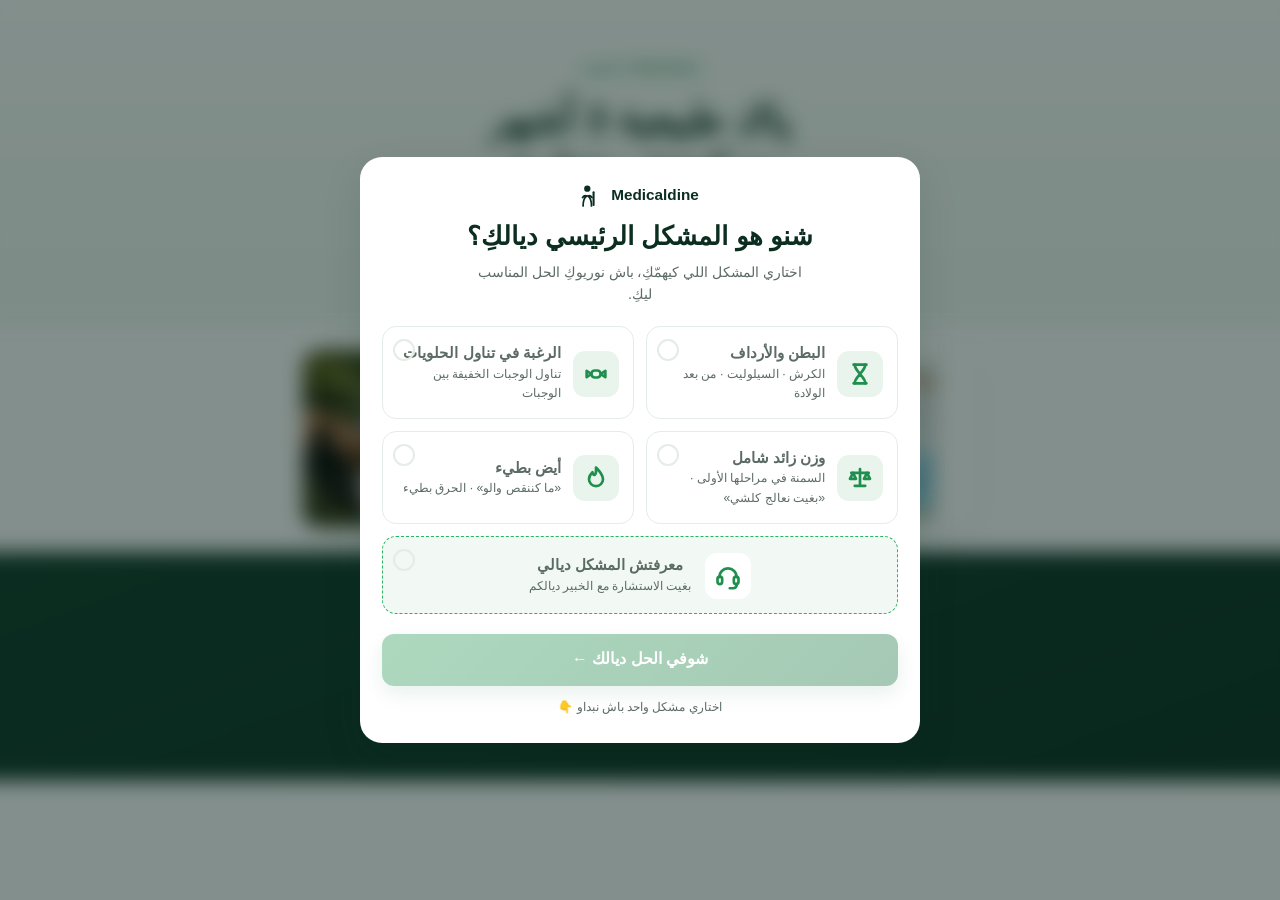
<file: index.html>
<!DOCTYPE html>
<html lang="ar" dir="rtl">
<head>
<meta charset="UTF-8">
<meta name="viewport" content="width=device-width, initial-scale=1, viewport-fit=cover">
<title>Medicaldine — شنو المشكل ديالكِ؟</title>
<meta name="description" content="اختاري المشكل ديالكِ باش نوريوكِ الحل المناسب: البطن، القرم، الوزن الزائد، أو الأيض البطيء. حتا يوصلك عاد خلصي في كل المغرب.">
<meta name="theme-color" content="#1f8f4e">
<!-- Meta Pixel Code -->
<script>
!function(f,b,e,v,n,t,s)
{if(f.fbq)return;n=f.fbq=function(){n.callMethod?
n.callMethod.apply(n,arguments):n.queue.push(arguments)};
if(!f._fbq)f._fbq=n;n.push=n;n.loaded=!0;n.version='2.0';
n.queue=[];t=b.createElement(e);t.async=!0;
t.src=v;s=b.getElementsByTagName(e)[0];
s.parentNode.insertBefore(t,s)}(window, document,'script',
'https://connect.facebook.net/en_US/fbevents.js');
fbq('init', '1338142448259106');
fbq('track', 'PageView');
</script>
<noscript><img height="1" width="1" style="display:none"
src="https://www.facebook.com/tr?id=1338142448259106&ev=PageView&noscript=1"
/></noscript>
<!-- End Meta Pixel Code -->
<link rel="preconnect" href="https://medicaldine.ma">
<link rel="stylesheet" href="styles.css">
<style>html,body{height:100%;overflow:hidden}</style>
</head>
<body>

<!-- FOND FLOUTÉ (faux accueil, non interactif) -->
<div class="gate-bg" aria-hidden="true">
  <div class="gh">
    <span class="eyebrow">Medicaldine · التنحيف</span>
    <h1>پاك طبيعية 3 أشهر مع كوتش وتطبيق هاتفي</h1>
    <p class="lead">حتا يوصلك عاد خلصي · التوصيل مجاني في كل المغرب</p>
  </div>
  <div class="gstrip">
    <img src="img/prod-shar.png" alt="">
    <img src="img/prod-cream.png" alt="">
    <img src="img/prod-drink.png" alt="">
    <img src="img/pack-nature.jpg" alt="">
  </div>
  <div class="gband"></div>
</div>
<div class="gate-ov" aria-hidden="true"></div>

<!-- MODAL GATEWAY -->
<div class="gate" id="gate" role="dialog" aria-modal="true" aria-labelledby="gate-title">
  <div class="gate-modal">
    <div class="glogo">
      <span class="logo"><svg viewBox="0 0 44 42" fill="none"><circle cx="12" cy="7" r="6" fill="currentColor"/><path d="M4 40c0-9 2-16 7-19-3-1-6 0-8 3M20 40c0-9-2-16-7-19 3-1 6 0 8 3" stroke="currentColor" stroke-width="3.4" stroke-linecap="round"/><rect x="22" y="12" width="4" height="28" rx="2" fill="currentColor"/></svg>Medicaldine</span>
    </div>
    <h2 id="gate-title">شنو هو المشكل الرئيسي ديالكِ؟</h2>
    <p class="gsub">اختاري المشكل اللي كيهمّكِ، باش نوريوكِ الحل المناسب ليكِ.</p>

    <div class="prob-grid" role="radiogroup" aria-label="المشكل">
      <div class="prob-card" role="radio" aria-checked="false" tabindex="0" data-target="p-ventre.html">
        <span class="tick"><svg viewBox="0 0 24 24" fill="none" stroke="currentColor" stroke-width="3"><path d="M20 6 9 17l-5-5"/></svg></span>
        <span class="pico"><svg viewBox="0 0 24 24" fill="none" stroke="currentColor" stroke-width="2.3" stroke-linecap="round" stroke-linejoin="round"><path d="M6.5 4h11M6.5 20h11"/><path d="M7.5 4c0 3.8 3 5.4 4.5 8 1.5-2.6 4.5-4.2 4.5-8M7.5 20c0-3.8 3-5.4 4.5-8 1.5 2.6 4.5 4.2 4.5 8"/></svg></span>
        <span><b>البطن والأرداف</b><span>الكرش · السيلوليت · من بعد الولادة</span></span>
      </div>
      <div class="prob-card" role="radio" aria-checked="false" tabindex="0" data-target="p-fringales.html">
        <span class="tick"><svg viewBox="0 0 24 24" fill="none" stroke="currentColor" stroke-width="3"><path d="M20 6 9 17l-5-5"/></svg></span>
        <span class="pico"><svg viewBox="0 0 24 24" fill="none" stroke="currentColor" stroke-width="2.3" stroke-linecap="round" stroke-linejoin="round"><rect x="8" y="9" width="8" height="6" rx="3"/><path d="M8 12 4 9.3v5.4L8 12M16 12l4-2.7v5.4L16 12"/></svg></span>
        <span><b>الرغبة في تناول الحلويات</b><span>تناول الوجبات الخفيفة بين الوجبات</span></span>
      </div>
      <div class="prob-card" role="radio" aria-checked="false" tabindex="0" data-target="p-transformation.html">
        <span class="tick"><svg viewBox="0 0 24 24" fill="none" stroke="currentColor" stroke-width="3"><path d="M20 6 9 17l-5-5"/></svg></span>
        <span class="pico"><svg viewBox="0 0 24 24" fill="none" stroke="currentColor" stroke-width="2.3" stroke-linecap="round" stroke-linejoin="round"><path d="M12 4.3v14.4M7.5 18.7h9M4.5 7.6h15"/><path d="M6 7.6 3.4 12.7h5.2L6 7.6M18 7.6l-2.6 5.1h5.2L18 7.6"/></svg></span>
        <span><b>وزن زائد شامل</b><span>السمنة في مراحلها الأولى · «بغيت نعالج كلشي»</span></span>
      </div>
      <div class="prob-card" role="radio" aria-checked="false" tabindex="0" data-target="p-metabolisme.html">
        <span class="tick"><svg viewBox="0 0 24 24" fill="none" stroke="currentColor" stroke-width="3"><path d="M20 6 9 17l-5-5"/></svg></span>
        <span class="pico"><svg viewBox="0 0 24 24" fill="none" stroke="currentColor" stroke-width="2.3" stroke-linecap="round" stroke-linejoin="round"><path d="M12 3c4 4 6 6.5 6 10a6 6 0 0 1-12 0c0-2.2 1.1-4.2 3-6 0 1.8 1 2.6 2 2.2C12.5 8 12 5.5 12 3z"/></svg></span>
        <span><b>أيض بطيء</b><span>«ما كننقص والو» · الحرق بطيء</span></span>
      </div>
      <div class="prob-card consult" role="radio" aria-checked="false" tabindex="0" data-target="__consult__">
        <span class="tick"><svg viewBox="0 0 24 24" fill="none" stroke="currentColor" stroke-width="3"><path d="M20 6 9 17l-5-5"/></svg></span>
        <span class="pico"><svg viewBox="0 0 24 24" fill="none" stroke="currentColor" stroke-width="2.3" stroke-linecap="round" stroke-linejoin="round"><path d="M4.5 13a7.5 7.5 0 0 1 15 0"/><rect x="3" y="12.5" width="4" height="6.5" rx="2"/><rect x="17" y="12.5" width="4" height="6.5" rx="2"/><path d="M19.5 18.8v.7a3 3 0 0 1-3 3h-3"/></svg></span>
        <span><b>معرفتش المشكل ديالي</b><span>بغيت الاستشارة مع الخبير ديالكم</span></span>
      </div>
    </div>

    <div class="gate-actions">
      <button class="btn" id="gate-go" disabled>شوفي الحل ديالك ←</button>
    </div>
    <p class="gate-note">اختاري مشكل واحد باش نبداو 👇</p>
  </div>
</div>

<!-- MODALE CONSULTATION (5ᵉ choix) -->
<div class="modal" id="modal" role="dialog" aria-modal="true">
  <div class="modal-ov js-close"></div>
  <div class="modal-card" id="modal-card">
    <button class="modal-close js-close" aria-label="إغلاق">✕</button>
    <div class="modal-head">
      <div class="k">استشارة مجانية مع الخبير</div>
      <p>خلّي معلوماتكِ والخبير ديالنا كيتواصل معاكِ. بلا خلاص أونلاين.</p>
      <div class="chosen"><svg viewBox="0 0 24 24" width="17" height="17" fill="none" stroke="currentColor" stroke-width="2"><path d="M4.5 13a7.5 7.5 0 0 1 15 0"/><rect x="3" y="12.5" width="4" height="6.5" rx="2"/><rect x="17" y="12.5" width="4" height="6.5" rx="2"/></svg><span id="chosen-pack">—</span></div>
      <div class="chosen-imgs" id="chosen-imgs"></div>
      <div class="chosen-desc" id="chosen-desc"></div>
    </div>
    <form id="lead-form" novalidate>
      <input type="hidden" id="pack-field" name="pack">
      <div class="field" id="field-probleme" style="display:none"><label for="f-probleme">شرحي لينا المشكل ديالك</label><textarea id="f-probleme" name="probleme" rows="3" placeholder="اكتبي شنو حاسة بيه ولا شنو المشكل ديالك…"></textarea></div>
      <div class="field"><label for="f-nom">السمية الكاملة</label><input id="f-nom" name="nom" type="text" autocomplete="name" placeholder="السمية ديالكِ" required><div class="err-msg">دخّلي السمية.</div></div>
      <div class="field"><label for="f-tel">الهاتف</label><input id="f-tel" name="tel" type="tel" inputmode="numeric" autocomplete="tel" placeholder="06 12 34 56 78" required style="direction:ltr;text-align:right"><div class="err-msg">رقم غير صحيح (06 / 07).</div></div>
      <div class="field"><label for="f-ville">المدينة</label><input id="f-ville" name="ville" type="text" autocomplete="address-level2" placeholder="المدينة ديالكِ" required><div class="err-msg">دخّلي المدينة.</div></div>
      <button type="submit" class="btn" style="width:100%;margin-top:18px">طلب الاستشارة ←</button>
      <div class="form-note"><svg viewBox="0 0 24 24" fill="none" stroke="currentColor" stroke-width="2"><rect x="4" y="10" width="16" height="11" rx="2"/><path d="M8 10V7a4 4 0 0 1 8 0v3"/></svg> معلوماتكِ تبقى سرية.</div>
    </form>
    <div class="modal-success">
      <div class="ok"><svg viewBox="0 0 24 24" fill="none" stroke="currentColor" stroke-width="2.5"><path d="M20 6 9 17l-5-5"/></svg></div>
      <h3>تسجّل طلبك، <span class="uname">عزيزتي</span>!</h3>
      <p style="color:var(--muted);margin-top:6px">الخبير ديالنا كيتواصل معاكِ قريب باش يوجّهكِ للحل المناسب 😊</p>
      <button class="btn white js-close" style="margin-top:16px">إغلاق</button>
    </div>
  </div>
</div>

<script>
  document.querySelectorAll('.prob-card').forEach(function(c){
    c.addEventListener('keydown',function(e){ if(e.key==='Enter'||e.key===' '){ e.preventDefault(); c.click(); } });
  });
</script>
<script src="app.js"></script>
</body>
</html>
</file>
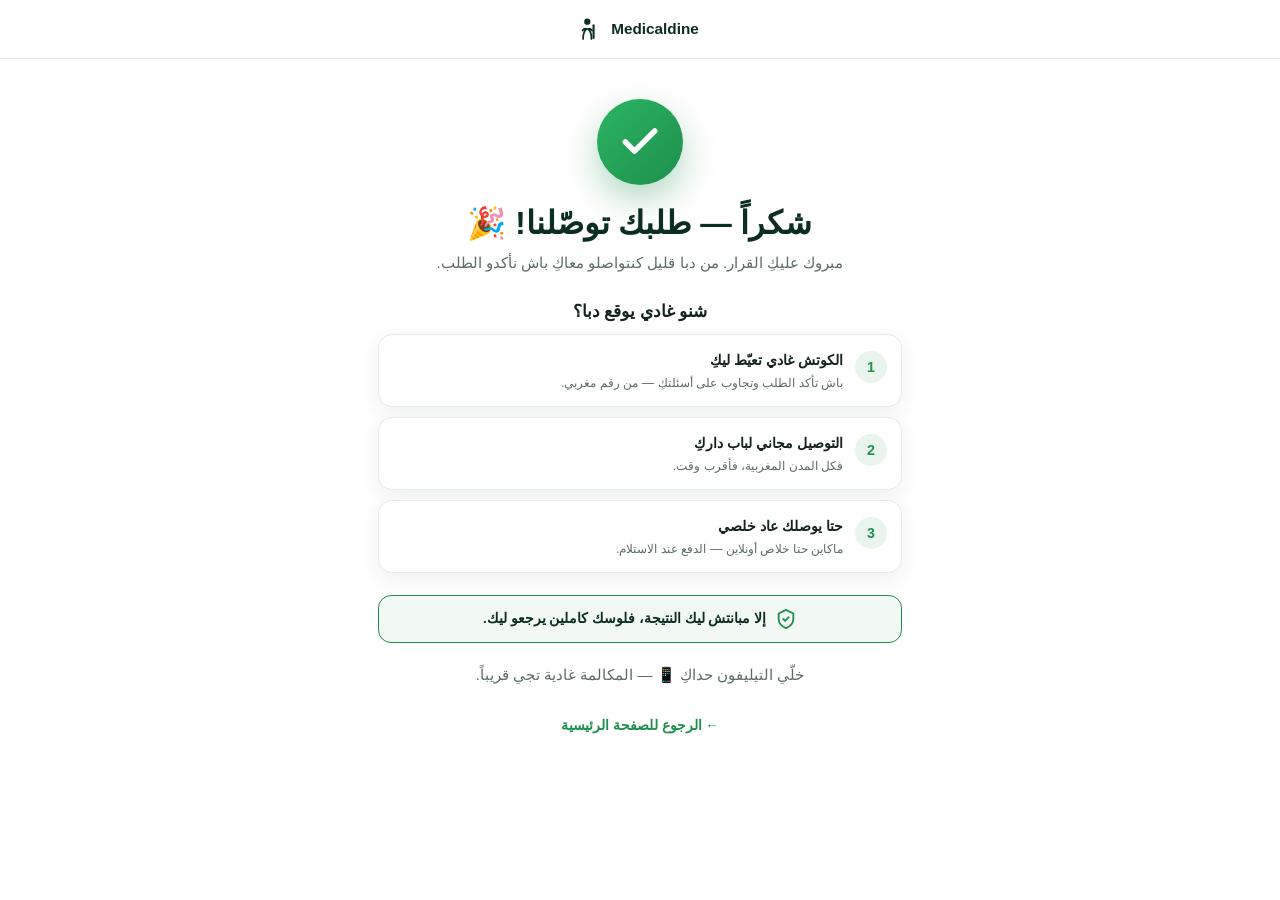
<file: merci/index.html>
<!DOCTYPE html>
<html lang="ar" dir="rtl">
<head>
<meta charset="UTF-8">
<meta name="viewport" content="width=device-width, initial-scale=1, viewport-fit=cover">
<title>شكراً — طلبك توصّل | Medicaldine</title>
<meta name="robots" content="noindex">
<meta name="theme-color" content="#1f8f4e">
<!-- Meta Pixel Code -->
<script>
!function(f,b,e,v,n,t,s)
{if(f.fbq)return;n=f.fbq=function(){n.callMethod?
n.callMethod.apply(n,arguments):n.queue.push(arguments)};
if(!f._fbq)f._fbq=n;n.push=n;n.loaded=!0;n.version='2.0';
n.queue=[];t=b.createElement(e);t.async=!0;
t.src=v;s=b.getElementsByTagName(e)[0];
s.parentNode.insertBefore(t,s)}(window, document,'script',
'https://connect.facebook.net/en_US/fbevents.js');
fbq('init', '1338142448259106');
fbq('track', 'PageView');
</script>
<noscript><img height="1" width="1" style="display:none"
src="https://www.facebook.com/tr?id=1338142448259106&ev=PageView&noscript=1"
/></noscript>
<!-- End Meta Pixel Code -->
<link rel="stylesheet" href="../styles.css">
<style>
  .merci-wrap{max-width:560px;margin:0 auto;padding:34px 18px 60px;text-align:center}
  .big-check{width:86px;height:86px;margin:6px auto 18px;border-radius:50%;background:var(--grad);
    display:flex;align-items:center;justify-content:center;box-shadow:0 14px 34px rgba(31,143,78,.35);
    animation:pop-in .45s cubic-bezier(.2,1.4,.4,1)}
  .big-check svg{width:44px;height:44px;color:#fff}
  @keyframes pop-in{from{transform:scale(.4);opacity:0}to{transform:scale(1);opacity:1}}
  .merci-wrap h1{font-size:clamp(1.5rem,6vw,2.1rem);color:var(--green-d)}
  .merci-wrap h1 span{color:var(--green)}
  .merci-sub{color:var(--muted);margin-top:8px;font-size:1rem}
  .order-card{background:#fff;border:1px solid var(--line);border-radius:16px;box-shadow:var(--shadow);
    padding:18px;margin-top:22px;text-align:right}
  .order-card .oc-label{font-size:.75rem;font-weight:800;color:var(--muted)}
  .order-card .oc-pack{font-weight:800;color:var(--green-d);margin-top:3px;line-height:1.4}
  .oc-imgs{display:flex;gap:10px;flex-wrap:wrap;margin-top:12px;justify-content:flex-start}
  .oc-imgs .ci{display:flex;flex-direction:column;align-items:center;gap:5px;width:74px}
  .oc-imgs img{width:64px;height:64px;object-fit:contain;filter:drop-shadow(0 5px 7px rgba(11,46,32,.15))}
  .oc-imgs span{font-size:.68rem;color:var(--muted);font-weight:600;line-height:1.25;text-align:center}
  .next-steps{margin-top:26px;text-align:right}
  .next-steps h2{font-size:1.1rem;margin-bottom:12px;text-align:center}
  .step-row{display:flex;gap:12px;align-items:flex-start;background:#fff;border:1px solid var(--line);
    border-radius:14px;padding:14px;margin-top:10px;box-shadow:var(--shadow)}
  .step-row .n{flex:none;width:32px;height:32px;border-radius:50%;background:var(--mint);color:var(--green);
    display:flex;align-items:center;justify-content:center;font-weight:900;font-size:.95rem}
  .step-row b{display:block;font-size:.95rem;color:var(--ink)}
  .step-row span{display:block;font-size:.83rem;color:var(--muted);margin-top:2px;line-height:1.45}
  .merci-guarantee{display:flex;align-items:center;justify-content:center;gap:9px;margin-top:22px;
    background:var(--mint-2);border:1.5px solid var(--green);border-radius:13px;padding:12px 16px;
    color:var(--green-d);font-weight:700;font-size:.9rem;line-height:1.4;text-align:right}
  .merci-guarantee svg{width:22px;height:22px;color:var(--green);flex:none}
  .back-home{margin-top:26px}
  .back-home a{color:var(--green);font-weight:700;font-size:.92rem;text-decoration:none}
</style>
</head>
<body>

<header><div class="wrap nav" style="justify-content:center">
  <a class="logo" href="../"><svg viewBox="0 0 44 42" fill="none"><circle cx="12" cy="7" r="6" fill="currentColor"/><path d="M4 40c0-9 2-16 7-19-3-1-6 0-8 3M20 40c0-9-2-16-7-19 3-1 6 0 8 3" stroke="currentColor" stroke-width="3.4" stroke-linecap="round"/><rect x="22" y="12" width="4" height="28" rx="2" fill="currentColor"/></svg>Medicaldine</a>
</div></header>

<div class="merci-wrap">
  <div class="big-check"><svg viewBox="0 0 24 24" fill="none" stroke="currentColor" stroke-width="3" stroke-linecap="round" stroke-linejoin="round"><path d="M20 6 9 17l-5-5"/></svg></div>

  <h1>شكراً <span id="m-name"></span> — طلبك توصّلنا! 🎉</h1>
  <p class="merci-sub">مبروك عليكِ القرار. من دبا قليل كنتواصلو معاكِ باش نأكدو الطلب.</p>

  <div class="order-card" id="order-card" style="display:none">
    <div class="oc-label">الطلب ديالكِ</div>
    <div class="oc-pack" id="m-pack"></div>
    <div class="oc-imgs" id="m-imgs"></div>
  </div>

  <div class="next-steps">
    <h2>شنو غادي يوقع دبا؟</h2>
    <div class="step-row"><span class="n">1</span><div><b>الكوتش غادي تعيّط ليكِ</b><span>باش تأكد الطلب وتجاوب على أسئلتكِ — من رقم مغربي.</span></div></div>
    <div class="step-row"><span class="n">2</span><div><b>التوصيل مجاني لباب داركِ</b><span>فكل المدن المغربية، فأقرب وقت.</span></div></div>
    <div class="step-row"><span class="n">3</span><div><b>حتا يوصلك عاد خلصي</b><span>ماكاين حتا خلاص أونلاين — الدفع عند الاستلام.</span></div></div>
  </div>

  <div class="merci-guarantee">
    <svg viewBox="0 0 24 24" fill="none" stroke="currentColor" stroke-width="2" stroke-linecap="round" stroke-linejoin="round"><path d="M12 2 4 6v6c0 5 3.5 8 8 10 4.5-2 8-5 8-10V6z"/><path d="M9 12l2 2 4-4"/></svg>
    <span>إلا مبانتش ليك النتيجة، فلوسك كاملين يرجعو ليك.</span>
  </div>

  <p class="merci-sub" style="margin-top:20px">خلّي التيليفون حداكِ 📱 — المكالمة غادية تجي قريباً.</p>

  <div class="back-home"><a href="../">← الرجوع للصفحة الرئيسية</a></div>
</div>

<script>
(function(){
  var lead = null;
  try{ lead = JSON.parse(localStorage.getItem('md_lead') || 'null'); }catch(e){}
  if(lead){
    if(lead.nom){
      var first = String(lead.nom).trim().split(' ')[0];
      var el = document.getElementById('m-name'); if(el) el.textContent = first;
    }
    if(lead.pack){
      document.getElementById('m-pack').textContent = lead.pack;
      document.getElementById('order-card').style.display = 'block';
    }
    if(lead.products){
      var wrap = document.getElementById('m-imgs');
      String(lead.products).split('~~').forEach(function(it){
        var p = it.split('::'), url = p[0], label = p[1] || '';
        if(!url) return;
        if(!/^https?:/.test(url)) url = '../' + url;
        var d = document.createElement('div'); d.className = 'ci';
        var im = document.createElement('img'); im.src = url; im.alt = label; im.loading = 'lazy';
        d.appendChild(im);
        if(label){ var sp = document.createElement('span'); sp.textContent = label; d.appendChild(sp); }
        wrap.appendChild(d);
      });
    }
    /* Événement Lead du pixel — déclenché sur la page de conversion (fiable pour les pubs) */
    if(window.fbq){ try{ fbq('track','Lead',{content_name: lead.pack || 'lead'}); }catch(e){} }
    try{ localStorage.removeItem('md_lead'); }catch(e){}
  } else {
    if(window.fbq){ try{ fbq('track','Lead'); }catch(e){} }
  }
})();
</script>
</body>
</html>
</file>
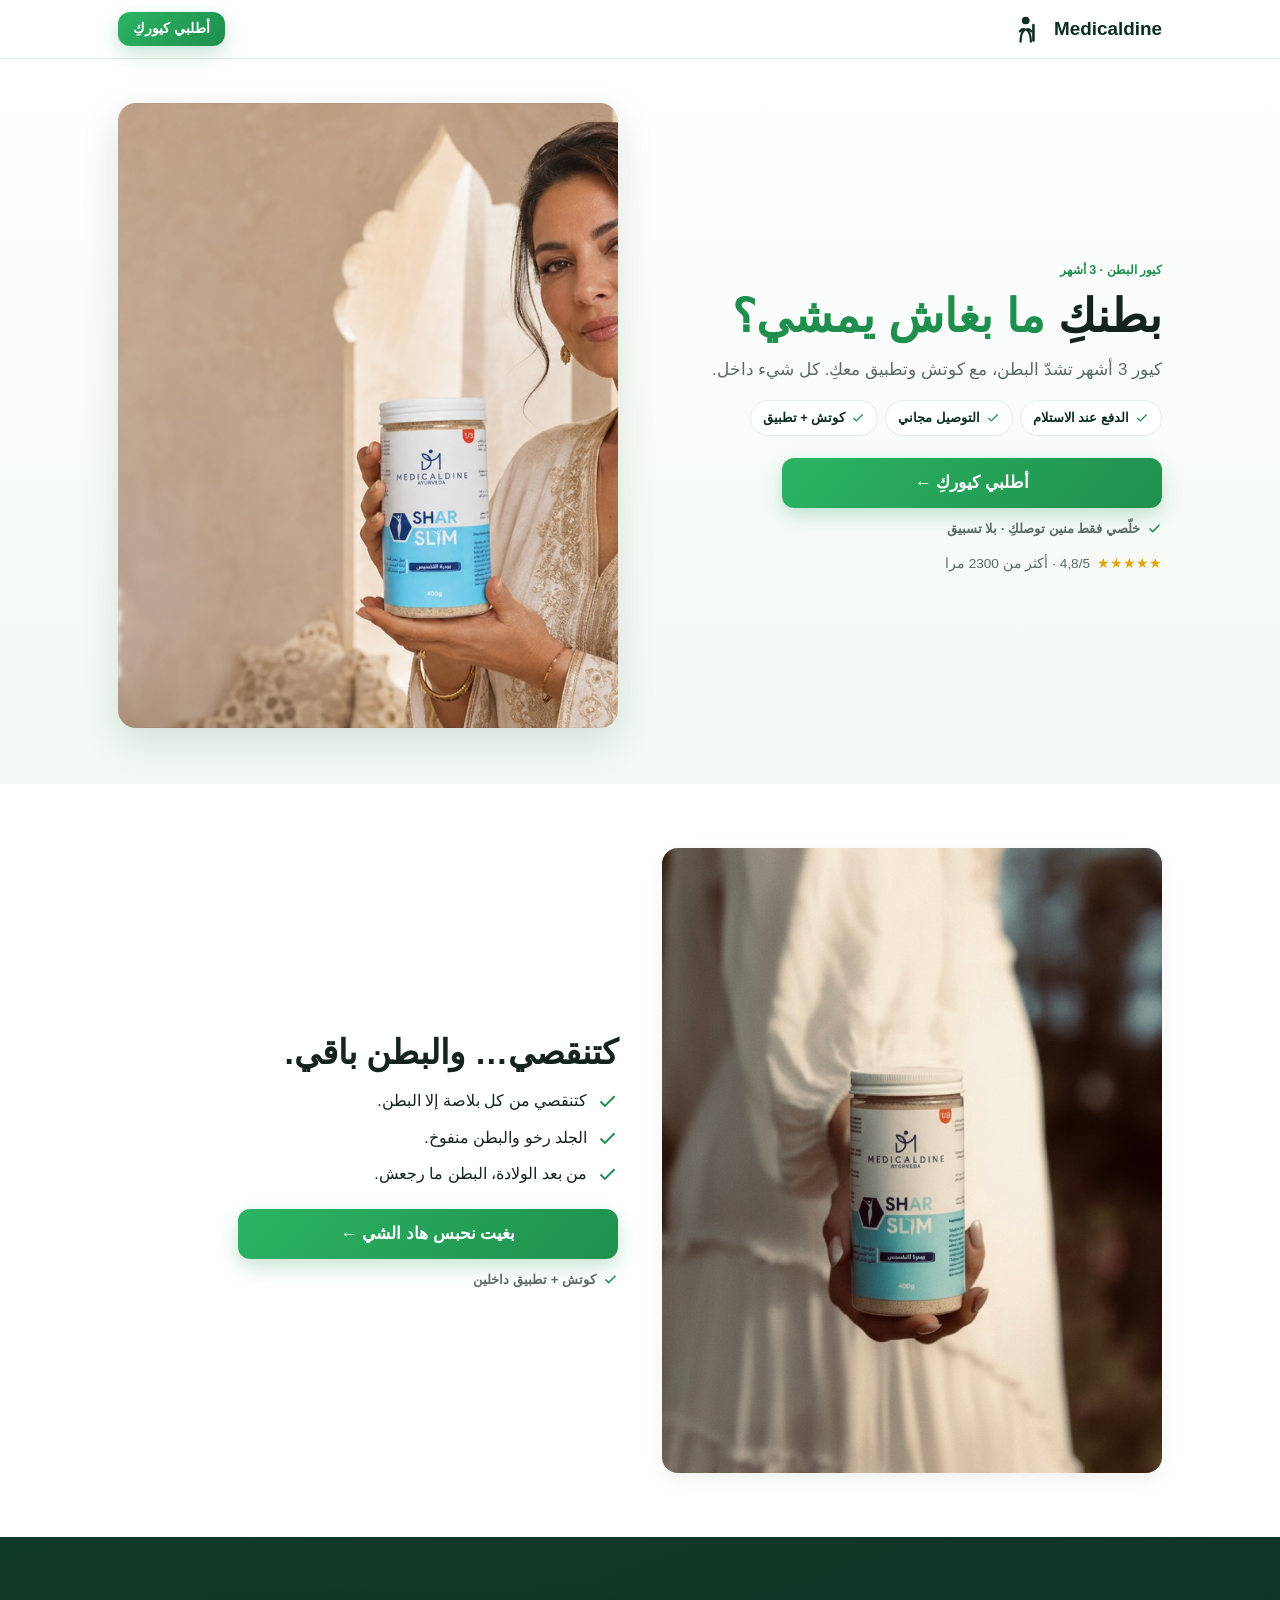
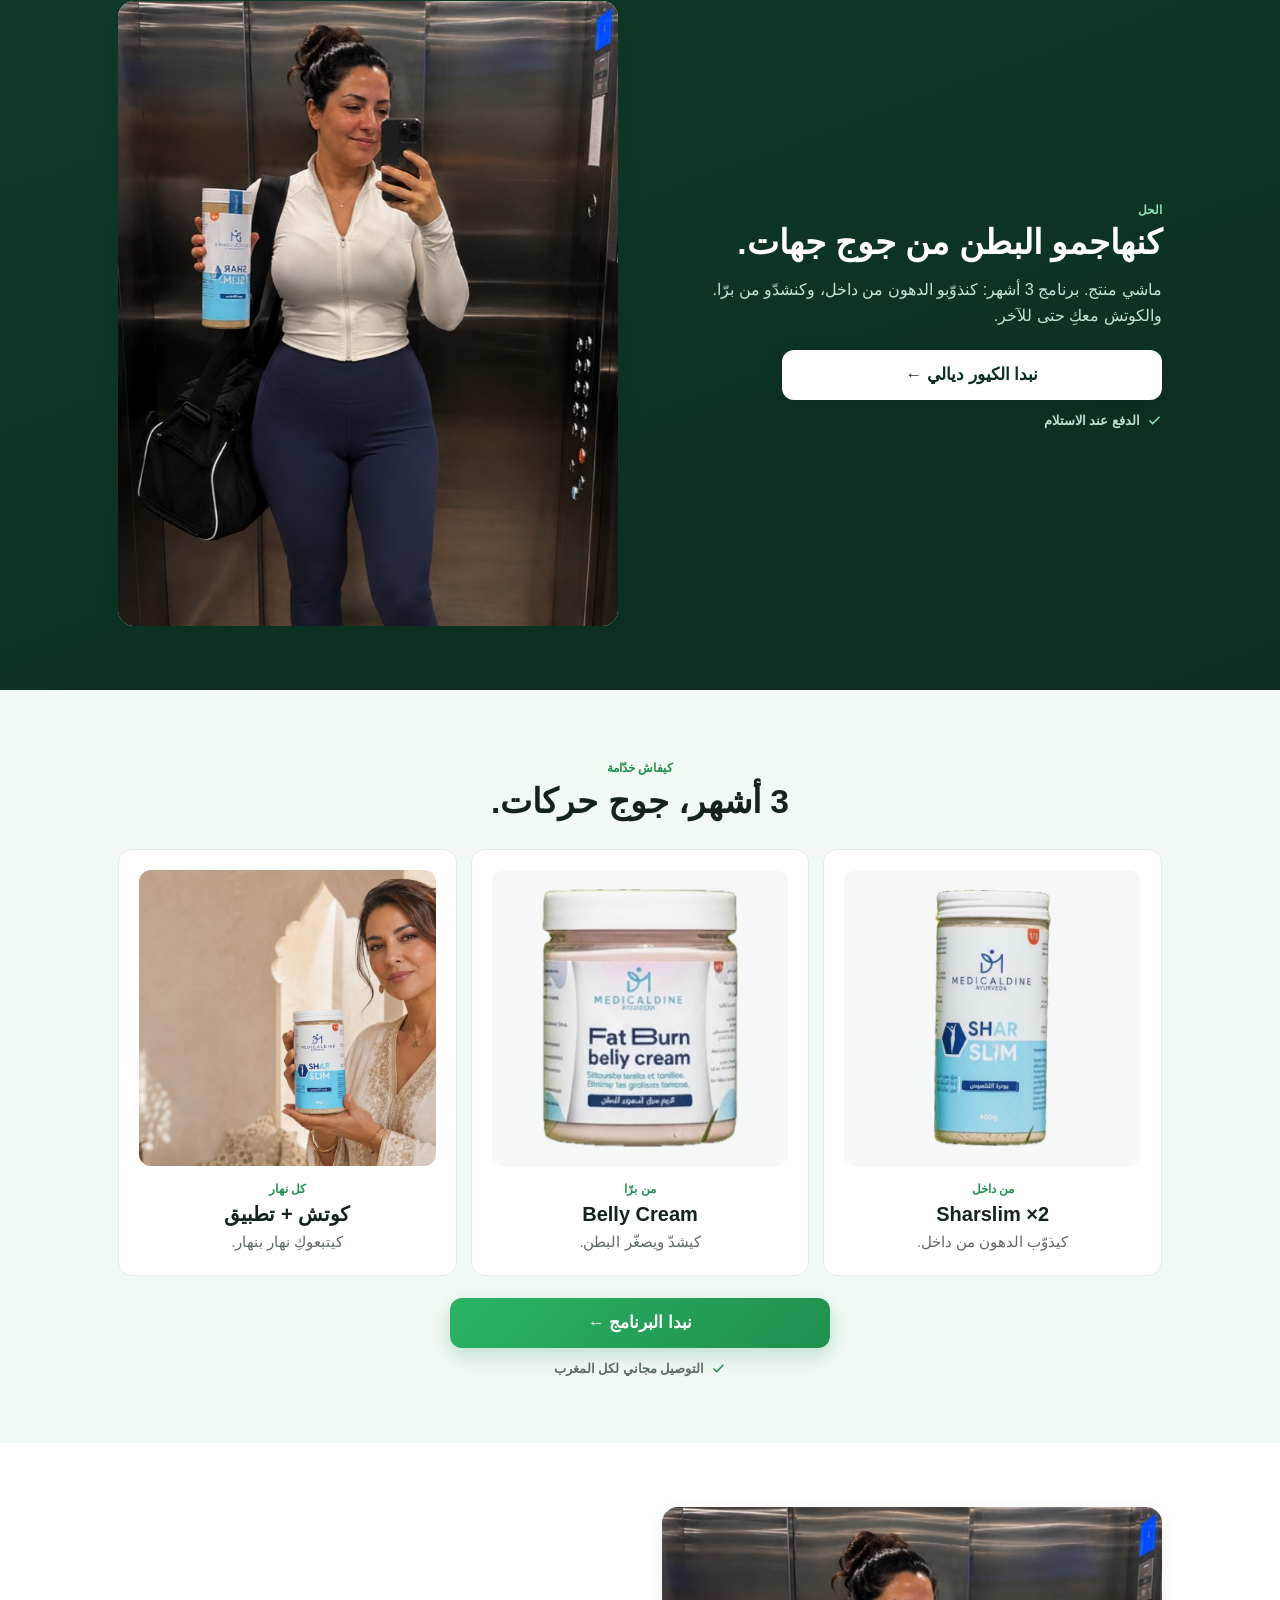
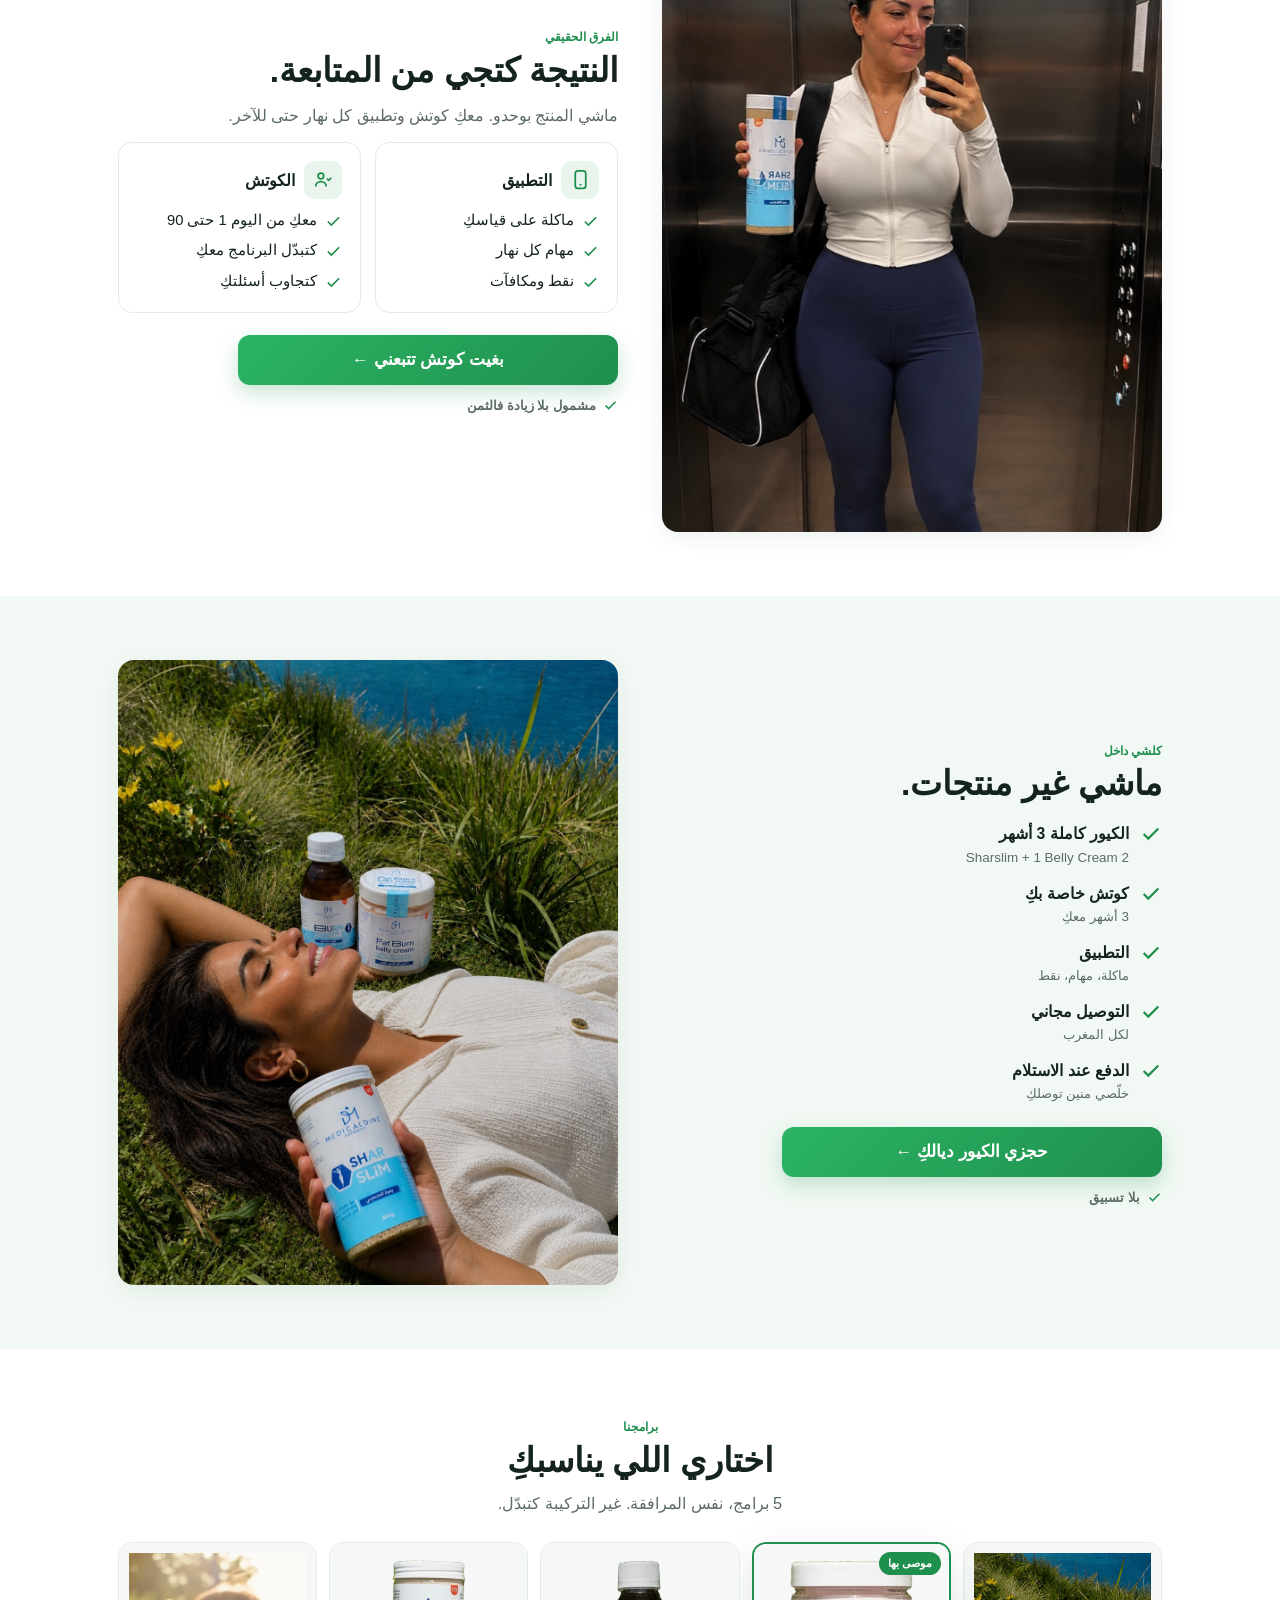
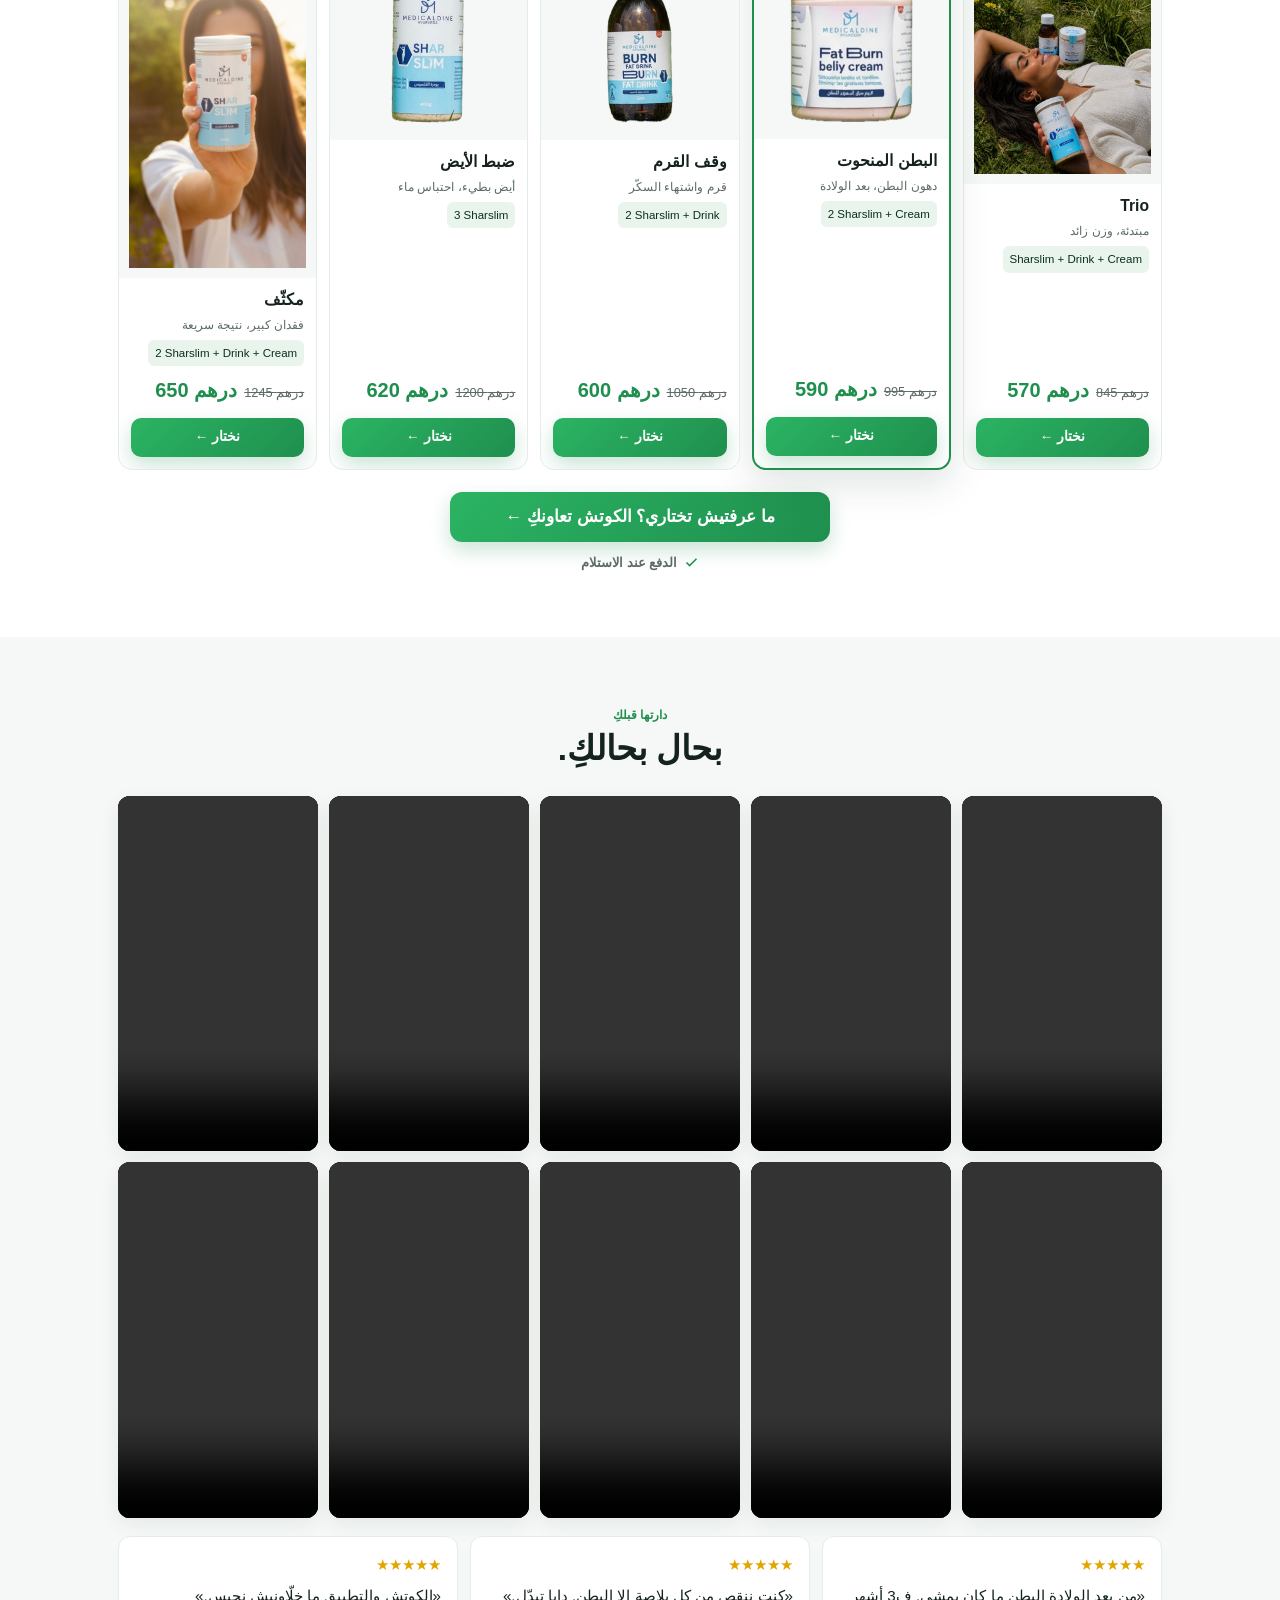
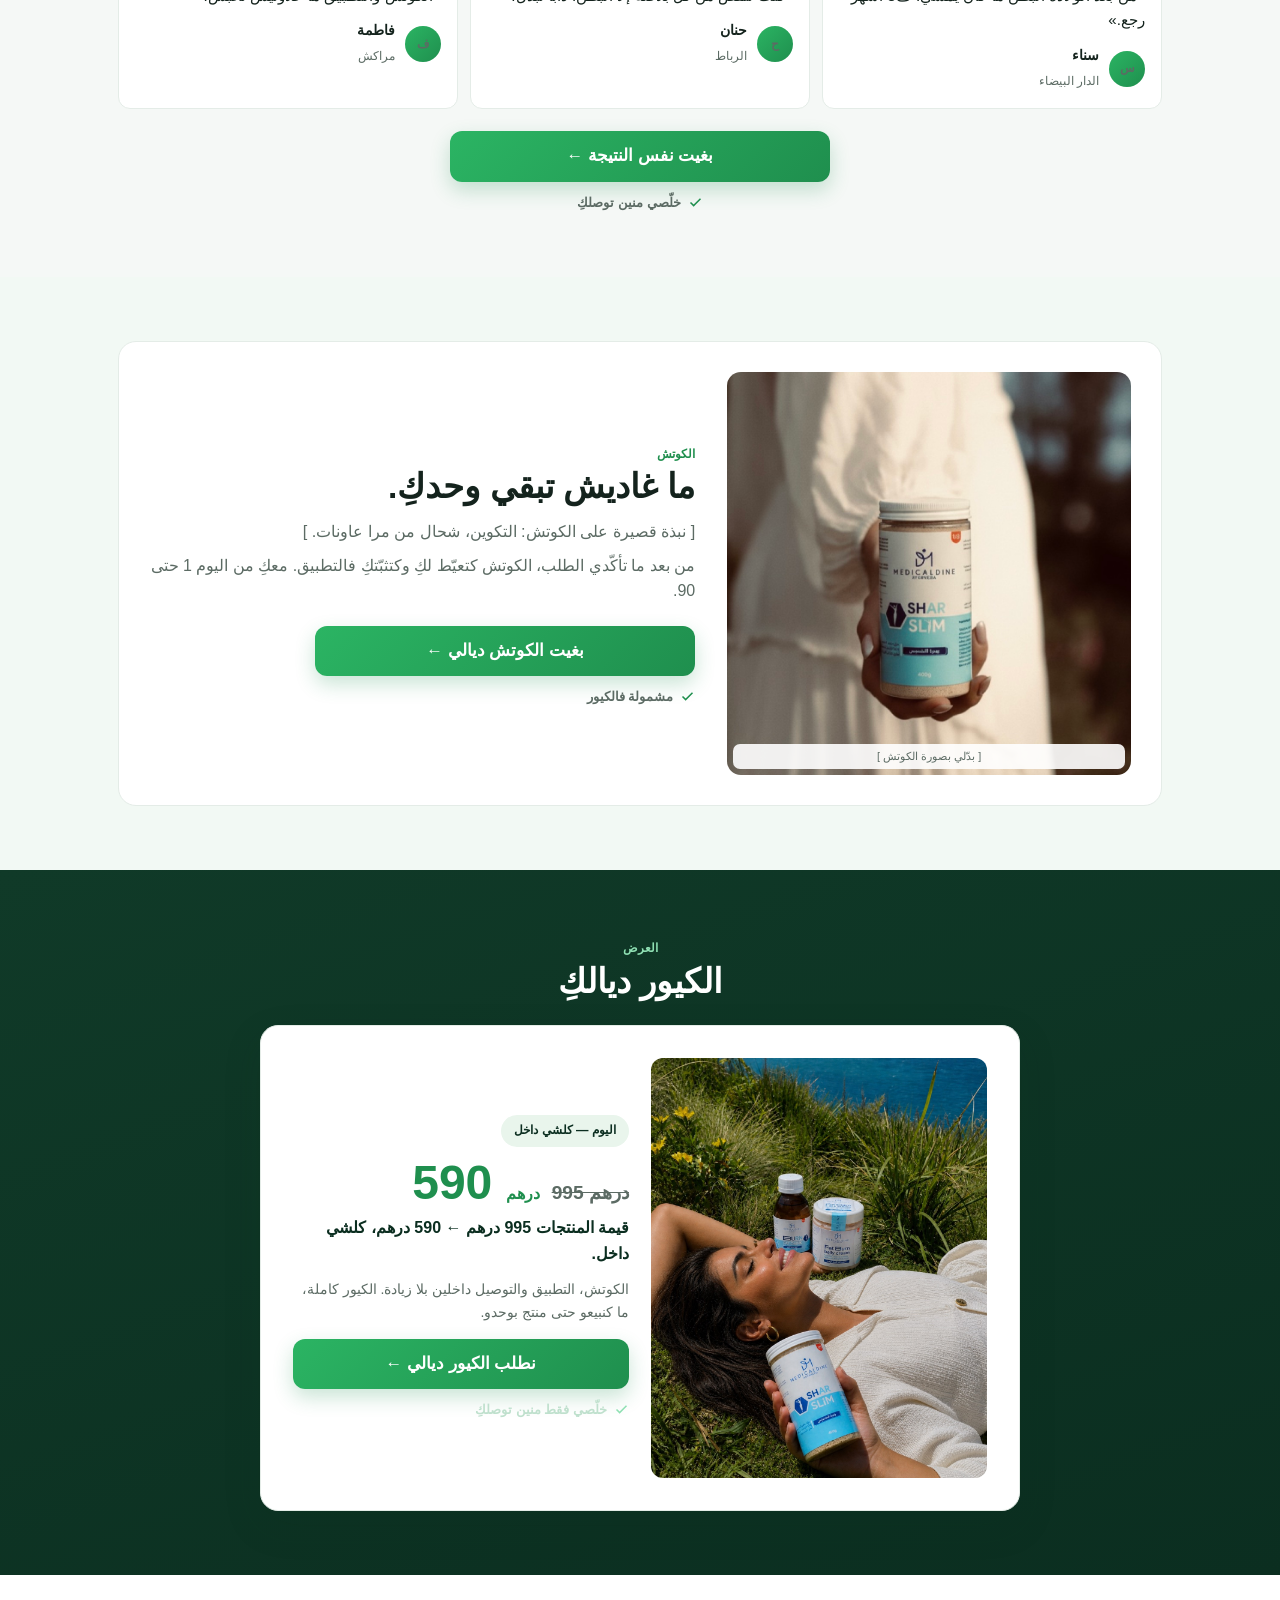
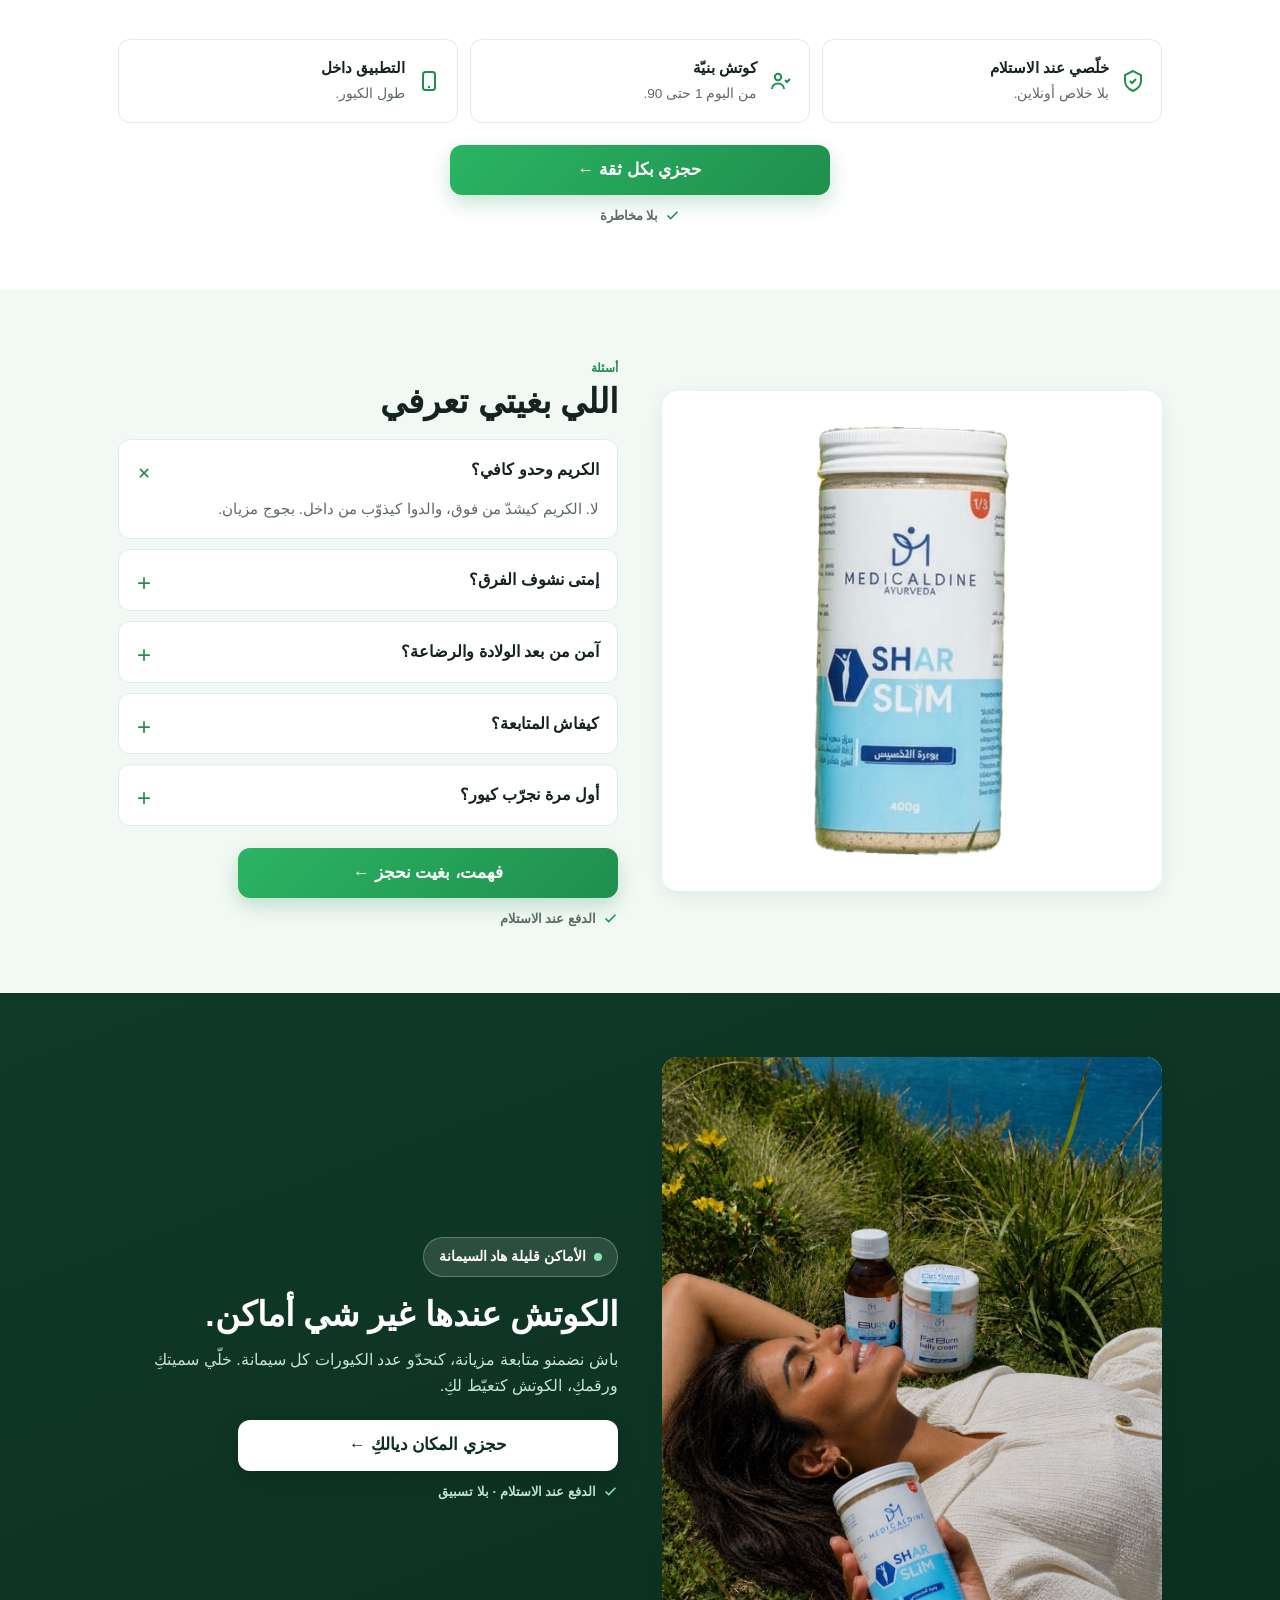
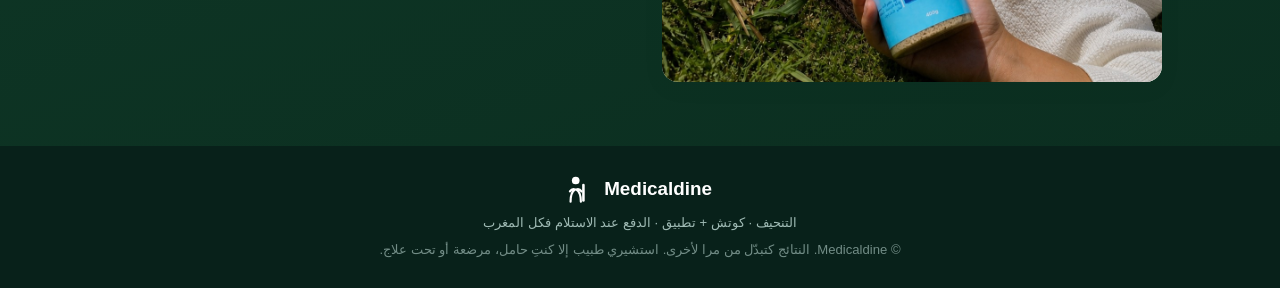
<file: cure-ventre-sculpte.html>
<!DOCTYPE html>
<html lang="ar" dir="rtl">
<head>
<meta charset="UTF-8">
<meta name="viewport" content="width=device-width, initial-scale=1, viewport-fit=cover">
<title>كيور البطن — Medicaldine | 3 أشهر · الدفع عند الاستلام</title>
<meta name="description" content="بطنكِ لا يصغر حتى لو نقص وزنكِ؟ كيور 3 أشهر تشدّ البطن، مع كوتش وتطبيق. الدفع عند الاستلام، التوصيل مجاني.">
<meta name="theme-color" content="#1f8f4e">
<!-- Meta Pixel Code -->
<script>
!function(f,b,e,v,n,t,s)
{if(f.fbq)return;n=f.fbq=function(){n.callMethod?
n.callMethod.apply(n,arguments):n.queue.push(arguments)};
if(!f._fbq)f._fbq=n;n.push=n;n.loaded=!0;n.version='2.0';
n.queue=[];t=b.createElement(e);t.async=!0;
t.src=v;s=b.getElementsByTagName(e)[0];
s.parentNode.insertBefore(t,s)}(window, document,'script',
'https://connect.facebook.net/en_US/fbevents.js');
fbq('init', '1338142448259106');
fbq('track', 'PageView');
</script>
<noscript><img height="1" width="1" style="display:none"
src="https://www.facebook.com/tr?id=1338142448259106&ev=PageView&noscript=1"
/></noscript>
<!-- End Meta Pixel Code -->
<meta property="og:title" content="كيور البطن — Medicaldine">
<meta property="og:image" content="img/pack-nature.jpg">
<meta property="og:locale" content="ar_MA">
<link rel="preconnect" href="https://medicaldine.ma">
<link rel="preconnect" href="https://hercules-cdn.com">
<style>
  :root{
    --green:#1f8f4e; --green-3:#2bb463; --green-d:#0b2e20; --green-d2:#103a28;
    --mint:#e9f5ec; --mint-2:#f2f9f4; --paper:#f5f8f6;
    --ink:#14231d; --muted:#5c6b64; --line:#e4ece7;
    --grad:linear-gradient(135deg,var(--green-3),var(--green));
    --grad-dark:linear-gradient(160deg,var(--green-d2),var(--green-d));
    --radius:16px; --shadow:0 6px 20px rgba(11,46,32,.07); --shadow-lg:0 14px 38px rgba(11,46,32,.13);
    --wrap:1080px; --font:-apple-system,BlinkMacSystemFont,"Segoe UI","Noto Sans Arabic",Tahoma,Arial,sans-serif;
  }
  *{box-sizing:border-box;margin:0;padding:0}
  html{scroll-behavior:smooth;-webkit-text-size-adjust:100%}
  body{font-family:var(--font);color:var(--ink);background:#fff;line-height:1.6;font-size:16px;overflow-x:hidden}
  img{max-width:100%;display:block}
  h1,h2,h3{line-height:1.28;font-weight:800}
  h1{font-size:clamp(1.75rem,7vw,2.9rem)}
  h2{font-size:clamp(1.4rem,5.4vw,2.1rem)}
  h3{font-size:clamp(1.05rem,3.4vw,1.25rem)}
  .wrap{max-width:var(--wrap);margin:0 auto;padding:0 18px}
  .eyebrow{display:inline-block;font-size:.78rem;font-weight:800;color:var(--green)}
  .lead{font-size:1.02rem;color:var(--muted)}
  section{padding:44px 0}
  @media(min-width:820px){section{padding:64px 0}}
  .center{text-align:center}
  .maxw{max-width:640px;margin-inline:auto}
  .section-head{margin-bottom:26px}

  .bg-white{background:#fff}.bg-mint{background:var(--mint-2)}.bg-paper{background:var(--paper)}
  .bg-dark{background:var(--grad-dark);color:#fff}
  .bg-dark h2,.bg-dark h3,.bg-dark h4{color:#fff}.bg-dark .lead{color:#c7e2d1}

  .logo{display:inline-flex;align-items:center;gap:8px;font-weight:900;font-size:1.18rem;color:var(--green-d);text-decoration:none;direction:ltr}
  .logo svg{height:27px;width:auto;flex:none}.logo.on-dark{color:#fff}

  header{position:sticky;top:0;z-index:50;background:rgba(255,255,255,.95);backdrop-filter:saturate(1.4) blur(10px);border-bottom:1px solid var(--line)}
  .nav{display:flex;align-items:center;justify-content:space-between;height:58px}
  .nav .btn{padding:9px 15px;font-size:.85rem}

  /* Buttons */
  .btn{display:inline-flex;align-items:center;justify-content:center;gap:8px;background:var(--grad);color:#fff;font-weight:800;
    padding:15px 24px;border-radius:12px;border:0;cursor:pointer;text-decoration:none;font-size:1.05rem;
    box-shadow:0 8px 20px rgba(31,143,78,.24);transition:transform .15s,filter .15s;line-height:1.2;font-family:inherit}
  .btn:active{transform:scale(.98)}
  @media(hover:hover){.btn:hover{filter:brightness(1.05)}}
  .btn.white{background:#fff;color:var(--green-d);box-shadow:0 8px 22px rgba(0,0,0,.14)}

  /* CTA + CTV block */
  .cta{margin-top:22px;text-align:center}
  .cta .btn{width:100%;max-width:380px}
  .ctv{display:flex;align-items:center;justify-content:center;gap:7px;margin-top:10px;font-size:.82rem;color:var(--muted);font-weight:600;flex-wrap:wrap}
  .ctv svg{width:15px;height:15px;color:var(--green);flex:none}
  .bg-dark .ctv{color:#bfe0cd}.bg-dark .ctv svg{color:#8fe0b3}

  /* Hero */
  .hero{background:linear-gradient(180deg,#fff,var(--mint-2));padding:26px 0 40px}
  .hero-photo{border-radius:18px;overflow:hidden;box-shadow:var(--shadow-lg);aspect-ratio:1/1;background:var(--mint);margin-bottom:22px}
  .hero-photo img{width:100%;height:100%;object-fit:cover}
  .hero h1{margin:6px 0}.hero h1 span{color:var(--green)}
  .hero .sub{margin-top:10px;color:var(--muted);font-size:1.05rem}
  .trust-row{display:flex;flex-wrap:wrap;gap:7px;margin-top:16px;justify-content:center}
  .chip{display:inline-flex;align-items:center;gap:6px;background:#fff;border:1px solid var(--line);color:var(--green-d);font-weight:600;font-size:.8rem;padding:7px 12px;border-radius:999px}
  .chip svg{width:14px;height:14px;color:var(--green)}
  .rating{display:flex;align-items:center;justify-content:center;gap:7px;font-size:.85rem;color:var(--muted);margin-top:14px}
  .stars{color:#e0a500}
  @media(min-width:820px){
    .hero{padding:44px 0 56px}
    .hero-grid{display:grid;grid-template-columns:1fr 1fr;gap:44px;align-items:center;text-align:right}
    .hero-grid .hero-photo{aspect-ratio:4/5;margin:0;order:2}
    .hero-grid .hero-txt{order:1}
    .hero-grid .trust-row,.hero-grid .rating{justify-content:flex-start}
    .hero-grid .cta{text-align:right}.hero-grid .cta .ctv{justify-content:flex-start}
  }

  /* Media rows */
  .media{display:grid;gap:22px}
  .m-img{border-radius:16px;overflow:hidden;box-shadow:var(--shadow);background:var(--mint)}
  .m-img img{width:100%;aspect-ratio:4/3;object-fit:cover;display:block}
  @media(min-width:820px){
    .media{grid-template-columns:1fr 1fr;gap:44px;align-items:center}
    .media.rev .m-img{order:2}
    .m-img img{aspect-ratio:4/5}
  }

  .check-list{list-style:none;display:grid;gap:11px;margin-top:14px}
  .check-list li{display:flex;gap:10px;align-items:flex-start;font-size:1rem}
  .check-list li svg{flex:none;width:21px;height:21px;color:var(--green);margin-top:3px}
  .bg-dark .check-list li svg{color:#8fe0b3}

  /* Steps */
  .steps{display:grid;gap:14px}
  @media(min-width:680px){.steps{grid-template-columns:repeat(3,1fr)}}
  .step{background:#fff;border:1px solid var(--line);border-radius:14px;padding:18px;display:flex;gap:14px;align-items:center;text-align:right}
  @media(min-width:680px){.step{flex-direction:column;text-align:center;padding:20px}}
  .step .pic{width:84px;height:84px;flex:none;border-radius:12px;overflow:hidden;background:var(--paper)}
  @media(min-width:680px){.step .pic{width:100%;height:auto;aspect-ratio:1/1}}
  .step .pic img{width:100%;height:100%;object-fit:cover}
  .step .pic.contain img{object-fit:contain;padding:8px}
  .step .tag{font-size:.72rem;font-weight:800;color:var(--green);display:block;margin-bottom:3px}
  .step h3{margin-bottom:4px}.step p{color:var(--muted);font-size:.92rem}

  /* Value boxes */
  .value-cols{display:grid;gap:14px;margin-top:14px}
  @media(min-width:560px){.value-cols{grid-template-columns:1fr 1fr}}
  .vbox{background:#fff;border:1px solid var(--line);border-radius:14px;padding:18px}
  .vbox .vh{display:flex;align-items:center;gap:9px;margin-bottom:10px}
  .vbox .vi{width:38px;height:38px;border-radius:10px;background:var(--mint);color:var(--green);display:flex;align-items:center;justify-content:center;flex:none}
  .vbox .vi svg{width:21px;height:21px}
  .vbox h4{font-size:1.02rem;font-weight:800}
  .vbox ul{list-style:none;display:grid;gap:7px}
  .vbox ul li{display:flex;gap:8px;align-items:flex-start;font-size:.92rem}
  .vbox ul li svg{flex:none;width:17px;height:17px;color:var(--green);margin-top:4px}

  /* Included */
  .incl-list{list-style:none;display:grid;gap:12px;margin-top:16px}
  .incl-list li{display:flex;gap:11px;align-items:flex-start}
  .incl-list li svg{flex:none;width:22px;height:22px;color:var(--green);margin-top:2px}
  .incl-list li b{font-weight:700;font-size:.98rem}.incl-list li small{display:block;color:var(--muted);font-size:.84rem}

  /* Offers */
  .offers-grid{display:grid;grid-template-columns:1fr 1fr;gap:12px}
  @media(min-width:720px){.offers-grid{grid-template-columns:repeat(5,1fr)}}
  .ocard{position:relative;background:#fff;border:1px solid var(--line);border-radius:14px;overflow:hidden;display:flex;flex-direction:column}
  .ocard.reco{border:2px solid var(--green);box-shadow:var(--shadow-lg)}
  .reco-badge{position:absolute;top:8px;right:8px;background:var(--green);color:#fff;font-size:.66rem;font-weight:800;padding:3px 9px;border-radius:999px;z-index:2}
  .ocard .oimg{aspect-ratio:1/1;background:var(--paper)}
  .ocard .oimg img{width:100%;height:100%;object-fit:contain;padding:10px}
  .ocard .obody{padding:12px;display:flex;flex-direction:column;gap:6px;flex:1}
  .ocard h3{font-size:.98rem}
  .ocard .oav{font-size:.78rem;color:var(--muted);line-height:1.45}
  .ocard .ocompo{font-size:.72rem;color:var(--green-d);background:var(--mint);padding:4px 7px;border-radius:6px;align-self:flex-start;direction:ltr}
  .ocard .opr{margin-top:auto;display:flex;align-items:baseline;gap:7px;padding-top:2px}
  .opr .old{text-decoration:line-through;color:var(--muted);font-size:.8rem;direction:ltr}
  .opr .now{color:var(--green);font-weight:900;font-size:1.25rem;direction:ltr}
  .ocard .obtn{margin:0 12px 12px;padding:11px;font-size:.86rem;border-radius:10px}

  /* Videos */
  .video-grid{display:grid;grid-template-columns:1fr 1fr;gap:11px}
  @media(min-width:560px){.video-grid{grid-template-columns:repeat(3,1fr)}}
  @media(min-width:820px){.video-grid{grid-template-columns:repeat(5,1fr)}}
  .vcard{border-radius:12px;overflow:hidden;background:#000;box-shadow:var(--shadow);aspect-ratio:9/16}
  .vcard video{width:100%;height:100%;object-fit:cover;display:block;background:#000}
  .testi-row{display:grid;gap:12px;margin-top:18px}
  @media(min-width:680px){.testi-row{grid-template-columns:repeat(3,1fr)}}
  .testi{background:#fff;border:1px solid var(--line);border-radius:12px;padding:16px}
  .testi .stars{font-size:.95rem;margin-bottom:7px}.testi p{font-size:.95rem}
  .testi .who{display:flex;align-items:center;gap:10px;margin-top:12px}
  .testi .av{width:36px;height:36px;border-radius:50%;background:var(--grad);color:#fff;display:flex;align-items:center;justify-content:center;font-weight:800;flex:none}
  .testi .who b{display:block;font-size:.86rem}.testi .who span{font-size:.75rem;color:var(--muted)}

  /* Coach */
  .coach{display:grid;gap:20px;background:#fff;border:1px solid var(--line);border-radius:18px;padding:20px}
  @media(min-width:760px){.coach{grid-template-columns:.85fr 1.15fr;gap:32px;padding:30px;align-items:center}}
  .coach-photo{border-radius:14px;aspect-ratio:1/1;overflow:hidden;background:var(--mint);position:relative}
  .coach-photo img{width:100%;height:100%;object-fit:cover}
  .coach-photo .cap{position:absolute;bottom:6px;right:6px;left:6px;background:rgba(255,255,255,.9);border-radius:7px;font-size:.68rem;color:var(--muted);padding:4px;text-align:center}

  /* Offer */
  .offer{background:#fff;border:1px solid var(--line);border-radius:18px;padding:22px;box-shadow:var(--shadow-lg);max-width:760px;margin-inline:auto;display:grid;gap:22px}
  @media(min-width:720px){.offer{grid-template-columns:1fr 1fr;padding:32px;align-items:center}}
  .offer .oimg2{border-radius:12px;overflow:hidden;background:var(--paper)}
  .offer .oimg2 img{width:100%;object-fit:cover}
  .price-row{display:flex;align-items:baseline;gap:12px;margin:12px 0 6px;flex-wrap:wrap}
  .price-old{color:var(--muted);text-decoration:line-through;font-size:1.2rem;font-weight:700;direction:ltr}
  .price-now{color:var(--green);font-size:clamp(2.4rem,11vw,3rem);font-weight:900;line-height:1;direction:ltr}
  .price-now small{font-size:1rem;font-weight:800}
  .save-pill{display:inline-block;background:var(--mint);color:var(--green-d);font-weight:800;font-size:.78rem;padding:6px 13px;border-radius:999px}
  .offer .fineprint{color:var(--muted);font-size:.88rem;margin-top:12px}

  /* Reassurance */
  .reassure{display:grid;gap:12px}
  @media(min-width:680px){.reassure{grid-template-columns:repeat(3,1fr)}}
  .reassure .r{display:flex;gap:12px;align-items:center;background:#fff;border:1px solid var(--line);border-radius:12px;padding:16px}
  .reassure .r svg{flex:none;width:24px;height:24px;color:var(--green)}
  .reassure .r b{display:block;font-size:.95rem}.reassure .r span{color:var(--muted);font-size:.85rem}

  /* FAQ */
  .faq{display:grid;gap:10px}
  .faq details{background:#fff;border:1px solid var(--line);border-radius:12px;padding:2px 18px}
  .faq summary{cursor:pointer;list-style:none;font-weight:700;padding:15px 0 15px 30px;position:relative;font-size:1rem}
  .faq summary::-webkit-details-marker{display:none}
  .faq summary::after{content:"+";position:absolute;left:0;top:12px;font-size:1.5rem;font-weight:400;color:var(--green);transition:transform .2s}
  .faq details[open] summary::after{transform:rotate(45deg)}
  .faq .a{padding:0 0 15px;color:var(--muted);font-size:.95rem}

  .urgency{display:inline-flex;align-items:center;gap:8px;background:rgba(255,255,255,.12);border:1px solid rgba(255,255,255,.26);color:#fff;font-weight:700;padding:8px 15px;border-radius:999px;font-size:.85rem;margin-bottom:16px}
  .urgency .pulse{width:8px;height:8px;border-radius:50%;background:#8fe0b3;animation:pulse 1.8s infinite}
  @keyframes pulse{0%{box-shadow:0 0 0 0 rgba(143,224,179,.6)}70%{box-shadow:0 0 0 10px rgba(143,224,179,0)}100%{box-shadow:0 0 0 0 rgba(143,224,179,0)}}

  footer{background:#08211a;color:#9fbab4;padding:28px 0;font-size:.82rem;text-align:center}
  footer .logo{margin-bottom:8px}

  .mobile-cta{position:fixed;left:0;right:0;bottom:0;z-index:60;background:#fff;border-top:1px solid var(--line);padding:8px 14px calc(8px + env(safe-area-inset-bottom));box-shadow:0 -6px 22px rgba(0,0,0,.08);display:none;text-align:center}
  .mobile-cta .btn{width:100%;padding:14px}
  .mobile-cta .ctv{margin-top:5px;font-size:.72rem}
  @media(max-width:819px){.mobile-cta{display:block}body{padding-bottom:86px}}

  /* Modal */
  .modal{position:fixed;inset:0;z-index:100;display:none;align-items:flex-end;justify-content:center}
  @media(min-width:560px){.modal{align-items:center;padding:16px}}
  .modal.open{display:flex}
  .modal-ov{position:absolute;inset:0;background:rgba(8,33,26,.62);backdrop-filter:blur(3px)}
  .modal-card{position:relative;background:#fff;width:100%;max-width:440px;border-radius:20px 20px 0 0;box-shadow:var(--shadow-lg);padding:24px 20px;max-height:94vh;overflow:auto;animation:up .25s ease}
  @media(min-width:560px){.modal-card{border-radius:20px;animation:pop .22s ease}}
  @keyframes up{from{transform:translateY(100%)}to{transform:none}}
  @keyframes pop{from{transform:translateY(12px) scale(.97);opacity:0}to{transform:none;opacity:1}}
  .modal-close{position:absolute;top:12px;left:12px;width:34px;height:34px;border:0;background:var(--paper);border-radius:50%;cursor:pointer;font-size:1.1rem;color:var(--muted)}
  .modal-head{padding-left:30px}
  .modal-head .k{font-weight:900;font-size:1.2rem;color:var(--green-d)}
  .modal-head p{color:var(--muted);font-size:.9rem;margin-top:5px}
  .badge-inline{display:inline-flex;align-items:center;gap:6px;background:var(--mint);color:var(--green-d);font-weight:700;font-size:.76rem;padding:6px 11px;border-radius:999px;margin-top:12px}
  .field{margin-top:13px}
  .field label{display:block;font-weight:700;font-size:.82rem;margin-bottom:6px;color:var(--green-d)}
  .field input,.field select{width:100%;padding:14px;border:1.6px solid var(--line);border-radius:12px;font-size:1.05rem;font-family:inherit;background:#fdfefe;color:var(--ink)}
  .field select{appearance:none;padding-left:40px;background-image:url("data:image/svg+xml,%3Csvg xmlns='http://www.w3.org/2000/svg' width='14' height='14' viewBox='0 0 24 24' fill='none' stroke='%235c6b64' stroke-width='2.5'%3E%3Cpath d='M6 9l6 6 6-6'/%3E%3C/svg%3E");background-repeat:no-repeat;background-position:left 14px center}
  .field input:focus,.field select:focus{outline:0;border-color:var(--green);box-shadow:0 0 0 4px rgba(31,143,78,.14)}
  .field input.err,.field select.err{border-color:#c0392b}
  .err-msg{color:#c0392b;font-size:.76rem;margin-top:5px;display:none}
  .field input.err ~ .err-msg,.field select.err ~ .err-msg{display:block}
  .form-note{display:flex;align-items:center;gap:7px;justify-content:center;margin-top:12px;color:var(--muted);font-size:.78rem}
  .form-note svg{width:14px;height:14px;color:var(--green);flex:none}
  .modal-success{display:none;text-align:center;padding:8px 6px}
  .modal-success .ok{width:58px;height:58px;border-radius:50%;background:var(--mint);color:var(--green);display:flex;align-items:center;justify-content:center;margin:4px auto 14px}
  .modal-success .ok svg{width:30px;height:30px}
  .modal-card.done form,.modal-card.done .modal-head{display:none}
  .modal-card.done .modal-success{display:block}
  .note-prod{font-size:.82rem;color:var(--muted);text-align:center;margin-top:16px}
</style>
</head>
<body>

<!-- HEADER -->
<header><div class="wrap nav">
  <a href="#top" class="logo" aria-label="Medicaldine"><svg viewBox="0 0 44 42" fill="none"><circle cx="12" cy="7" r="6" fill="currentColor"/><path d="M4 40c0-9 2-16 7-19-3-1-6 0-8 3M20 40c0-9-2-16-7-19 3-1 6 0 8 3" stroke="currentColor" stroke-width="3.4" stroke-linecap="round"/><rect x="22" y="12" width="4" height="28" rx="2" fill="currentColor"/></svg>Medicaldine</a>
  <button class="btn js-open" data-pack="كيور البطن المنحوت — 590 درهم">أطلبي كيوركِ</button>
</div></header>

<!-- 1 · HERO -->
<section class="hero" id="top"><div class="wrap">
  <div class="hero-grid">
    <div class="hero-photo"><img src="img/femme-riad.jpg" alt="كيور Medicaldine" width="700" height="700" fetchpriority="high"></div>
    <div class="hero-txt">
      <span class="eyebrow">كيور البطن · 3 أشهر</span>
      <h1>بطنكِ <span>ما بغاش يمشي؟</span></h1>
      <p class="sub">كيور 3 أشهر تشدّ البطن، مع كوتش وتطبيق معكِ. كل شيء داخل.</p>
      <div class="trust-row">
        <span class="chip"><svg viewBox="0 0 24 24" fill="none" stroke="currentColor" stroke-width="2.2"><path d="M20 6 9 17l-5-5"/></svg> الدفع عند الاستلام</span>
        <span class="chip"><svg viewBox="0 0 24 24" fill="none" stroke="currentColor" stroke-width="2.2"><path d="M20 6 9 17l-5-5"/></svg> التوصيل مجاني</span>
        <span class="chip"><svg viewBox="0 0 24 24" fill="none" stroke="currentColor" stroke-width="2.2"><path d="M20 6 9 17l-5-5"/></svg> كوتش + تطبيق</span>
      </div>
      <div class="cta">
        <button class="btn js-open" data-pack="كيور البطن المنحوت — 590 درهم">أطلبي كيوركِ ←</button>
        <div class="ctv"><svg viewBox="0 0 24 24" fill="none" stroke="currentColor" stroke-width="2.4"><path d="M20 6 9 17l-5-5"/></svg> خلّصي فقط منين توصلكِ · بلا تسبيق</div>
      </div>
      <div class="rating"><span class="stars">★★★★★</span> 4,8/5 · أكثر من 2300 مرا</div>
    </div>
  </div>
</div></section>

<!-- 2 · AGITATION -->
<section class="bg-white"><div class="wrap media">
  <div class="m-img"><img src="img/femme-blanc.jpg" alt="" loading="lazy"></div>
  <div>
    <h2>كتنقصي… والبطن باقي.</h2>
    <ul class="check-list">
      <li><svg viewBox="0 0 24 24" fill="none" stroke="currentColor" stroke-width="2.2"><path d="M20 6 9 17l-5-5"/></svg> كتنقصي من كل بلاصة إلا البطن.</li>
      <li><svg viewBox="0 0 24 24" fill="none" stroke="currentColor" stroke-width="2.2"><path d="M20 6 9 17l-5-5"/></svg> الجلد رخو والبطن منفوخ.</li>
      <li><svg viewBox="0 0 24 24" fill="none" stroke="currentColor" stroke-width="2.2"><path d="M20 6 9 17l-5-5"/></svg> من بعد الولادة، البطن ما رجعش.</li>
    </ul>
    <div class="cta" style="text-align:right">
      <button class="btn js-open" data-pack="كيور البطن المنحوت — 590 درهم">بغيت نحبس هاد الشي ←</button>
      <div class="ctv" style="justify-content:flex-start"><svg viewBox="0 0 24 24" fill="none" stroke="currentColor" stroke-width="2.4"><path d="M20 6 9 17l-5-5"/></svg> كوتش + تطبيق داخلين</div>
    </div>
  </div>
</div></section>

<!-- 3 · SOLUTION -->
<section class="bg-dark"><div class="wrap media rev">
  <div class="m-img"><img src="img/sport-selfie.jpg" alt="" loading="lazy"></div>
  <div>
    <span class="eyebrow" style="color:#8fe0b3">الحل</span>
    <h2>كنهاجمو البطن من جوج جهات.</h2>
    <p class="lead" style="margin-top:12px">ماشي منتج. برنامج 3 أشهر: كنذوّبو الدهون من داخل، وكنشدّو من برّا. والكوتش معكِ حتى للآخر.</p>
    <div class="cta" style="text-align:right">
      <button class="btn white js-open" data-pack="كيور البطن المنحوت — 590 درهم">نبدا الكيور ديالي ←</button>
      <div class="ctv" style="justify-content:flex-start"><svg viewBox="0 0 24 24" fill="none" stroke="currentColor" stroke-width="2.4"><path d="M20 6 9 17l-5-5"/></svg> الدفع عند الاستلام</div>
    </div>
  </div>
</div></section>

<!-- 4 · COMMENT -->
<section class="bg-mint"><div class="wrap">
  <div class="section-head center"><span class="eyebrow">كيفاش خدّامة</span><h2>3 أشهر، جوج حركات.</h2></div>
  <div class="steps">
    <div class="step">
      <div class="pic contain"><img src="img/prod-shar.png" alt="Shar Slim" loading="lazy"></div>
      <div><span class="tag">من داخل</span><h3>Sharslim ×2</h3><p>كيذوّب الدهون من داخل.</p></div>
    </div>
    <div class="step">
      <div class="pic contain"><img src="img/prod-cream.png" alt="Belly Cream" loading="lazy"></div>
      <div><span class="tag">من برّا</span><h3>Belly Cream</h3><p>كيشدّ ويصغّر البطن.</p></div>
    </div>
    <div class="step">
      <div class="pic"><img src="img/femme-riad.jpg" alt="كوتش + تطبيق" loading="lazy"></div>
      <div><span class="tag">كل نهار</span><h3>كوتش + تطبيق</h3><p>كيتبعوكِ نهار بنهار.</p></div>
    </div>
  </div>
  <div class="cta">
    <button class="btn js-open" data-pack="كيور البطن المنحوت — 590 درهم">نبدا البرنامج ←</button>
    <div class="ctv"><svg viewBox="0 0 24 24" fill="none" stroke="currentColor" stroke-width="2.4"><path d="M20 6 9 17l-5-5"/></svg> التوصيل مجاني لكل المغرب</div>
  </div>
</div></section>

<!-- 5 · SUIVI + APP -->
<section class="bg-white"><div class="wrap media">
  <div class="m-img"><img src="img/sport-selfie.jpg" alt="متابعة" loading="lazy"></div>
  <div>
    <span class="eyebrow">الفرق الحقيقي</span>
    <h2>النتيجة كتجي من المتابعة.</h2>
    <p class="lead" style="margin-top:10px">ماشي المنتج بوحدو. معكِ كوتش وتطبيق كل نهار حتى للآخر.</p>
    <div class="value-cols">
      <div class="vbox">
        <div class="vh"><span class="vi"><svg viewBox="0 0 24 24" fill="none" stroke="currentColor" stroke-width="2"><rect x="6" y="2" width="12" height="20" rx="3"/><path d="M11 18h2"/></svg></span><h4>التطبيق</h4></div>
        <ul>
          <li><svg viewBox="0 0 24 24" fill="none" stroke="currentColor" stroke-width="2.4"><path d="M20 6 9 17l-5-5"/></svg> ماكلة على قياسكِ</li>
          <li><svg viewBox="0 0 24 24" fill="none" stroke="currentColor" stroke-width="2.4"><path d="M20 6 9 17l-5-5"/></svg> مهام كل نهار</li>
          <li><svg viewBox="0 0 24 24" fill="none" stroke="currentColor" stroke-width="2.4"><path d="M20 6 9 17l-5-5"/></svg> نقط ومكافآت</li>
        </ul>
      </div>
      <div class="vbox">
        <div class="vh"><span class="vi"><svg viewBox="0 0 24 24" fill="none" stroke="currentColor" stroke-width="2"><circle cx="9" cy="8" r="3.2"/><path d="M3 20c0-3.3 2.7-5.5 6-5.5S15 16.7 15 20"/><path d="M16 11l2 2 3-3"/></svg></span><h4>الكوتش</h4></div>
        <ul>
          <li><svg viewBox="0 0 24 24" fill="none" stroke="currentColor" stroke-width="2.4"><path d="M20 6 9 17l-5-5"/></svg> معكِ من اليوم 1 حتى 90</li>
          <li><svg viewBox="0 0 24 24" fill="none" stroke="currentColor" stroke-width="2.4"><path d="M20 6 9 17l-5-5"/></svg> كتبدّل البرنامج معكِ</li>
          <li><svg viewBox="0 0 24 24" fill="none" stroke="currentColor" stroke-width="2.4"><path d="M20 6 9 17l-5-5"/></svg> كتجاوب أسئلتكِ</li>
        </ul>
      </div>
    </div>
    <div class="cta" style="text-align:right">
      <button class="btn js-open" data-pack="كيور البطن المنحوت — 590 درهم">بغيت كوتش تتبعني ←</button>
      <div class="ctv" style="justify-content:flex-start"><svg viewBox="0 0 24 24" fill="none" stroke="currentColor" stroke-width="2.4"><path d="M20 6 9 17l-5-5"/></svg> مشمول بلا زيادة فالثمن</div>
    </div>
  </div>
</div></section>

<!-- 6 · INCLUS -->
<section class="bg-mint"><div class="wrap media rev">
  <div class="m-img"><img src="img/pack-nature.jpg" alt="Pack Medicaldine" loading="lazy"></div>
  <div>
    <span class="eyebrow">كلشي داخل</span>
    <h2>ماشي غير منتجات.</h2>
    <ul class="incl-list">
      <li><svg viewBox="0 0 24 24" fill="none" stroke="currentColor" stroke-width="2.4"><path d="M20 6 9 17l-5-5"/></svg><div><b>الكيور كاملة 3 أشهر</b><small>2 Sharslim + 1 Belly Cream</small></div></li>
      <li><svg viewBox="0 0 24 24" fill="none" stroke="currentColor" stroke-width="2.4"><path d="M20 6 9 17l-5-5"/></svg><div><b>كوتش خاصة بكِ</b><small>3 أشهر معكِ</small></div></li>
      <li><svg viewBox="0 0 24 24" fill="none" stroke="currentColor" stroke-width="2.4"><path d="M20 6 9 17l-5-5"/></svg><div><b>التطبيق</b><small>ماكلة، مهام، نقط</small></div></li>
      <li><svg viewBox="0 0 24 24" fill="none" stroke="currentColor" stroke-width="2.4"><path d="M20 6 9 17l-5-5"/></svg><div><b>التوصيل مجاني</b><small>لكل المغرب</small></div></li>
      <li><svg viewBox="0 0 24 24" fill="none" stroke="currentColor" stroke-width="2.4"><path d="M20 6 9 17l-5-5"/></svg><div><b>الدفع عند الاستلام</b><small>خلّصي منين توصلكِ</small></div></li>
    </ul>
    <div class="cta" style="text-align:right">
      <button class="btn js-open" data-pack="كيور البطن المنحوت — 590 درهم">حجزي الكيور ديالكِ ←</button>
      <div class="ctv" style="justify-content:flex-start"><svg viewBox="0 0 24 24" fill="none" stroke="currentColor" stroke-width="2.4"><path d="M20 6 9 17l-5-5"/></svg> بلا تسبيق</div>
    </div>
  </div>
</div></section>

<!-- 7 · 5 OFFRES -->
<section class="bg-white" id="offres"><div class="wrap">
  <div class="section-head center maxw"><span class="eyebrow">برامجنا</span><h2>اختاري اللي يناسبكِ</h2><p class="lead" style="margin-top:8px">5 برامج، نفس المرافقة. غير التركيبة كتبدّل.</p></div>
  <div class="offers-grid">
    <div class="ocard">
      <div class="oimg"><img src="img/pack-nature.jpg" alt="" loading="lazy"></div>
      <div class="obody"><h3>Trio</h3><div class="oav">مبتدئة، وزن زائد</div><span class="ocompo">Sharslim + Drink + Cream</span><div class="opr"><span class="old">845 درهم</span><span class="now">570 درهم</span></div></div>
      <button class="btn obtn js-open" data-pack="الباقة الثلاثية Trio — 570 درهم">نختار ←</button>
    </div>
    <div class="ocard reco">
      <span class="reco-badge">موصى بها</span>
      <div class="oimg"><img src="img/prod-cream.png" alt="" loading="lazy"></div>
      <div class="obody"><h3>البطن المنحوت</h3><div class="oav">دهون البطن، بعد الولادة</div><span class="ocompo">2 Sharslim + Cream</span><div class="opr"><span class="old">995 درهم</span><span class="now">590 درهم</span></div></div>
      <button class="btn obtn js-open" data-pack="كيور البطن المنحوت — 590 درهم">نختار ←</button>
    </div>
    <div class="ocard">
      <div class="oimg"><img src="img/prod-drink.png" alt="Drink" loading="lazy"></div>
      <div class="obody"><h3>وقف القرم</h3><div class="oav">قرم واشتهاء السكّر</div><span class="ocompo">2 Sharslim + Drink</span><div class="opr"><span class="old">1050 درهم</span><span class="now">600 درهم</span></div></div>
      <button class="btn obtn js-open" data-pack="كيور وقف القرم — 600 درهم">نختار ←</button>
    </div>
    <div class="ocard">
      <div class="oimg"><img src="img/prod-shar.png" alt="" loading="lazy"></div>
      <div class="obody"><h3>ضبط الأيض</h3><div class="oav">أيض بطيء، احتباس ماء</div><span class="ocompo">3 Sharslim</span><div class="opr"><span class="old">1200 درهم</span><span class="now">620 درهم</span></div></div>
      <button class="btn obtn js-open" data-pack="كيور إعادة ضبط الأيض — 620 درهم">نختار ←</button>
    </div>
    <div class="ocard">
      <div class="oimg"><img src="img/femme-soleil.jpg" alt="" loading="lazy"></div>
      <div class="obody"><h3>مكثّف</h3><div class="oav">فقدان كبير، نتيجة سريعة</div><span class="ocompo">2 Sharslim + Drink + Cream</span><div class="opr"><span class="old">1245 درهم</span><span class="now">650 درهم</span></div></div>
      <button class="btn obtn js-open" data-pack="التحوّل المكثّف — 650 درهم">نختار ←</button>
    </div>
  </div>
  <div class="cta">
    <button class="btn js-open" data-pack="كيور البطن المنحوت — 590 درهم">ما عرفتيش تختاري؟ الكوتش تعاونكِ ←</button>
    <div class="ctv"><svg viewBox="0 0 24 24" fill="none" stroke="currentColor" stroke-width="2.4"><path d="M20 6 9 17l-5-5"/></svg> الدفع عند الاستلام</div>
  </div>
</div></section>

<!-- 8 · VIDÉOS (10) -->
<section class="bg-paper" id="temoignages"><div class="wrap">
  <div class="section-head center"><span class="eyebrow">دارتها قبلكِ</span><h2>بحال بحالكِ.</h2></div>
  <div class="video-grid">
    <div class="vcard"><video src="https://hercules-cdn.com/file_6XPSLk4vPr1f1O9xgx2mrC9W" controls preload="metadata" playsinline></video></div>
    <div class="vcard"><video src="https://hercules-cdn.com/file_IkcJ6rBUwxbB2LXZXwp2eBKx" controls preload="metadata" playsinline></video></div>
    <div class="vcard"><video src="https://hercules-cdn.com/file_jP07vw7gUMTux3nOgnB066HA" controls preload="metadata" playsinline></video></div>
    <div class="vcard"><video src="https://hercules-cdn.com/file_1Klh8MbspVSRrg1yC8MV3YmT" controls preload="metadata" playsinline></video></div>
    <div class="vcard"><video src="https://hercules-cdn.com/file_FASAhalsgPLLg1ElwjhV9zJK" controls preload="metadata" playsinline></video></div>
    <div class="vcard"><video src="https://hercules-cdn.com/file_1VFLouS1vL1zg4wNRny8quR6" controls preload="metadata" playsinline></video></div>
    <div class="vcard"><video src="https://hercules-cdn.com/file_qrR12d9LzjSlIjiSPc93suGt" controls preload="metadata" playsinline></video></div>
    <div class="vcard"><video src="https://hercules-cdn.com/file_wztPMmOhoNeUh25DnfRaJ5sR" controls preload="metadata" playsinline></video></div>
    <div class="vcard"><video src="https://hercules-cdn.com/file_Wed1TKl1HzpdDYy9LZUGYFNX" controls preload="metadata" playsinline></video></div>
    <div class="vcard"><video src="https://hercules-cdn.com/file_InvNrKy7YloPru2eCg4Fkkj1" controls preload="metadata" playsinline></video></div>
  </div>
  <div class="testi-row">
    <div class="testi"><div class="stars">★★★★★</div><p>«من بعد الولادة البطن ما كان يمشي. ف3 أشهر رجع.»</p><div class="who"><span class="av">س</span><div><b>سناء</b><span>الدار البيضاء</span></div></div></div>
    <div class="testi"><div class="stars">★★★★★</div><p>«كنت ننقص من كل بلاصة إلا البطن. دابا تبدّل.»</p><div class="who"><span class="av">ح</span><div><b>حنان</b><span>الرباط</span></div></div></div>
    <div class="testi"><div class="stars">★★★★★</div><p>«الكوتش والتطبيق ما خلّاونيش نحبس.»</p><div class="who"><span class="av">ف</span><div><b>فاطمة</b><span>مراكش</span></div></div></div>
  </div>
  <div class="cta">
    <button class="btn js-open" data-pack="كيور البطن المنحوت — 590 درهم">بغيت نفس النتيجة ←</button>
    <div class="ctv"><svg viewBox="0 0 24 24" fill="none" stroke="currentColor" stroke-width="2.4"><path d="M20 6 9 17l-5-5"/></svg> خلّصي منين توصلكِ</div>
  </div>
</div></section>

<!-- 9 · COACH -->
<section class="bg-mint" id="coach"><div class="wrap"><div class="coach">
  <div class="coach-photo"><img src="img/femme-blanc.jpg" alt="كوتش" loading="lazy"><div class="cap">[ بدّلي بصورة الكوتش ]</div></div>
  <div>
    <span class="eyebrow">الكوتش</span>
    <h2>ما غاديش تبقي وحدكِ.</h2>
    <p class="lead" style="margin-top:10px">[ نبذة قصيرة على الكوتش: التكوين، شحال من مرا عاونات. ]</p>
    <p style="margin-top:8px;color:var(--muted)">من بعد ما تأكّدي الطلب، الكوتش كتعيّط لكِ وكتثبّتكِ فالتطبيق. معكِ من اليوم 1 حتى 90.</p>
    <div class="cta" style="text-align:right">
      <button class="btn js-open" data-pack="كيور البطن المنحوت — 590 درهم">بغيت الكوتش ديالي ←</button>
      <div class="ctv" style="justify-content:flex-start"><svg viewBox="0 0 24 24" fill="none" stroke="currentColor" stroke-width="2.4"><path d="M20 6 9 17l-5-5"/></svg> مشمولة فالكيور</div>
    </div>
  </div>
</div></div></section>

<!-- 10 · OFFRE -->
<section class="bg-dark" id="offre"><div class="wrap">
  <div class="section-head center" style="margin-bottom:22px"><span class="eyebrow" style="color:#8fe0b3">العرض</span><h2>الكيور ديالكِ</h2></div>
  <div class="offer">
    <div class="oimg2"><img src="img/pack-nature.jpg" alt="Pack" loading="lazy"></div>
    <div>
      <span class="save-pill">اليوم — كلشي داخل</span>
      <div class="price-row"><span class="price-old">995 درهم</span><span class="price-now">590 <small>درهم</small></span></div>
      <p style="font-weight:700;color:var(--green-d)">قيمة المنتجات 995 درهم ← <strong>590 درهم، كلشي داخل.</strong></p>
      <p class="fineprint">الكوتش، التطبيق والتوصيل داخلين بلا زيادة. الكيور كاملة، ما كنبيعو حتى منتج بوحدو.</p>
      <div class="cta" style="text-align:right;margin-top:16px">
        <button class="btn js-open" data-pack="كيور البطن المنحوت — 590 درهم">نطلب الكيور ديالي ←</button>
        <div class="ctv" style="justify-content:flex-start"><svg viewBox="0 0 24 24" fill="none" stroke="currentColor" stroke-width="2.4"><path d="M20 6 9 17l-5-5"/></svg> خلّصي فقط منين توصلكِ</div>
      </div>
    </div>
  </div>
</div></section>

<!-- 11 · RÉASSURANCE -->
<section class="bg-white"><div class="wrap">
  <div class="reassure">
    <div class="r"><svg viewBox="0 0 24 24" fill="none" stroke="currentColor" stroke-width="2"><path d="M12 2 4 6v6c0 5 3.5 8 8 10 4.5-2 8-5 8-10V6z"/><path d="M9 12l2 2 4-4"/></svg><div><b>خلّصي عند الاستلام</b><span>بلا خلاص أونلاين.</span></div></div>
    <div class="r"><svg viewBox="0 0 24 24" fill="none" stroke="currentColor" stroke-width="2"><circle cx="9" cy="8" r="3.2"/><path d="M3 20c0-3.3 2.7-5.5 6-5.5S15 16.7 15 20"/><path d="M16 11l2 2 3-3"/></svg><div><b>كوتش بنيّة</b><span>من اليوم 1 حتى 90.</span></div></div>
    <div class="r"><svg viewBox="0 0 24 24" fill="none" stroke="currentColor" stroke-width="2"><rect x="6" y="3" width="12" height="18" rx="2.5"/><path d="M11 18h2"/></svg><div><b>التطبيق داخل</b><span>طول الكيور.</span></div></div>
  </div>
  <div class="cta">
    <button class="btn js-open" data-pack="كيور البطن المنحوت — 590 درهم">حجزي بكل ثقة ←</button>
    <div class="ctv"><svg viewBox="0 0 24 24" fill="none" stroke="currentColor" stroke-width="2.4"><path d="M20 6 9 17l-5-5"/></svg> بلا مخاطرة</div>
  </div>
</div></section>

<!-- 12 · FAQ -->
<section class="bg-mint" id="faq"><div class="wrap media">
  <div class="m-img"><img src="img/prod-shar.png" alt="Shar Slim" loading="lazy" style="aspect-ratio:1/1;object-fit:contain;background:#fff;padding:16px"></div>
  <div>
    <div class="section-head" style="margin-bottom:16px"><span class="eyebrow">أسئلة</span><h2>اللي بغيتي تعرفي</h2></div>
    <div class="faq">
      <details open><summary>الكريم وحدو كافي؟</summary><div class="a">لا. الكريم كيشدّ من فوق، والدوا كيذوّب من داخل. بجوج مزيان.</div></details>
      <details><summary>إمتى نشوف الفرق؟</summary><div class="a">[ مدة واقعية — بلا وعد مضمون. ]</div></details>
      <details><summary>آمن من بعد الولادة والرضاعة؟</summary><div class="a">[ خاصو تصديق طبي قبل النشر. ]</div></details>
      <details><summary>كيفاش المتابعة؟</summary><div class="a">من بعد الطلب، الكوتش كتعيّط لكِ وكتثبّتكِ فالتطبيق.</div></details>
      <details><summary>أول مرة نجرّب كيور؟</summary><div class="a">الكوتش كتبدا معكِ من الصفر.</div></details>
    </div>
    <div class="cta" style="text-align:right">
      <button class="btn js-open" data-pack="كيور البطن المنحوت — 590 درهم">فهمت، بغيت نحجز ←</button>
      <div class="ctv" style="justify-content:flex-start"><svg viewBox="0 0 24 24" fill="none" stroke="currentColor" stroke-width="2.4"><path d="M20 6 9 17l-5-5"/></svg> الدفع عند الاستلام</div>
    </div>
  </div>
</div></section>

<!-- 13 · CTA FINAL -->
<section class="bg-dark" id="reserver"><div class="wrap media">
  <div class="m-img"><img src="img/pack-nature.jpg" alt="Pack" loading="lazy"></div>
  <div>
    <div class="urgency"><span class="pulse"></span> الأماكن قليلة هاد السيمانة</div>
    <h2>الكوتش عندها غير شي أماكن.</h2>
    <p class="lead" style="margin-top:10px">باش نضمنو متابعة مزيانة، كنحدّو عدد الكيورات كل سيمانة. خلّي سميتكِ ورقمكِ، الكوتش كتعيّط لكِ.</p>
    <div class="cta" style="text-align:right">
      <button class="btn white js-open" data-pack="كيور البطن المنحوت — 590 درهم">حجزي المكان ديالكِ ←</button>
      <div class="ctv" style="justify-content:flex-start"><svg viewBox="0 0 24 24" fill="none" stroke="currentColor" stroke-width="2.4"><path d="M20 6 9 17l-5-5"/></svg> الدفع عند الاستلام · بلا تسبيق</div>
    </div>
  </div>
</div></section>

<!-- FOOTER -->
<footer><div class="wrap">
  <a href="#top" class="logo on-dark"><svg viewBox="0 0 44 42" fill="none"><circle cx="12" cy="7" r="6" fill="currentColor"/><path d="M4 40c0-9 2-16 7-19-3-1-6 0-8 3M20 40c0-9-2-16-7-19 3-1 6 0 8 3" stroke="currentColor" stroke-width="3.4" stroke-linecap="round"/><rect x="22" y="12" width="4" height="28" rx="2" fill="currentColor"/></svg>Medicaldine</a>
  <p>التنحيف · كوتش + تطبيق · الدفع عند الاستلام فكل المغرب</p>
  <p style="margin-top:6px;opacity:.7">© Medicaldine. النتائج كتبدّل من مرا لأخرى. استشيري طبيب إلا كنتِ حامل، مرضعة أو تحت علاج.</p>
</div></footer>

<div class="mobile-cta">
  <button class="btn js-open" data-pack="كيور البطن المنحوت — 590 درهم">أطلبي كيوركِ · 590 درهم ←</button>
  <div class="ctv"><svg viewBox="0 0 24 24" fill="none" stroke="currentColor" stroke-width="2.4"><path d="M20 6 9 17l-5-5"/></svg> الدفع عند الاستلام · التوصيل مجاني</div>
</div>

<!-- MODAL -->
<div class="modal" id="modal" role="dialog" aria-modal="true">
  <div class="modal-ov js-close"></div>
  <div class="modal-card" id="modal-card">
    <button class="modal-close js-close" aria-label="إغلاق">✕</button>
    <div class="modal-head">
      <div class="k">حجزي الكيور ديالكِ</div>
      <p>خلّي معلوماتكِ، الكوتش كتعيّط لكِ. بلا خلاص أونلاين.</p>
      <span class="badge-inline"><svg viewBox="0 0 24 24" width="14" height="14" fill="none" stroke="currentColor" stroke-width="2.4"><path d="M20 6 9 17l-5-5"/></svg> الدفع عند الاستلام · التوصيل مجاني</span>
    </div>
    <form id="lead-form" novalidate>
      <div class="field"><label for="f-nom">السمية الكاملة</label><input id="f-nom" name="nom" type="text" autocomplete="name" placeholder="السمية ديالكِ" required><div class="err-msg">دخّلي السمية.</div></div>
      <div class="field"><label for="f-tel">الهاتف</label><input id="f-tel" name="tel" type="tel" inputmode="numeric" autocomplete="tel" placeholder="06 12 34 56 78" required style="direction:ltr;text-align:right"><div class="err-msg">رقم غير صحيح (06 / 07).</div></div>
      <div class="field"><label for="f-ville">المدينة</label><input id="f-ville" name="ville" type="text" autocomplete="address-level2" placeholder="المدينة ديالكِ" required><div class="err-msg">دخّلي المدينة.</div></div>
      <div class="field"><label for="f-pack">الباقة</label>
        <select id="f-pack" name="pack" required>
          <option value="الباقة الثلاثية Trio — 570 درهم">Trio — 570 درهم</option>
          <option value="كيور البطن المنحوت — 590 درهم" selected>البطن المنحوت — 590 درهم</option>
          <option value="كيور وقف القرم — 600 درهم">وقف القرم — 600 درهم</option>
          <option value="كيور إعادة ضبط الأيض — 620 درهم">ضبط الأيض — 620 درهم</option>
          <option value="التحوّل المكثّف — 650 درهم">مكثّف — 650 درهم</option>
        </select>
        <div class="err-msg">اختاري الباقة.</div>
      </div>
      <button type="submit" class="btn" style="width:100%;margin-top:18px">حجزي المكان ديالكِ ←</button>
      <div class="form-note"><svg viewBox="0 0 24 24" fill="none" stroke="currentColor" stroke-width="2"><rect x="4" y="10" width="16" height="11" rx="2"/><path d="M8 10V7a4 4 0 0 1 8 0v3"/></svg> معلوماتكِ تبقى سرية.</div>
    </form>
    <div class="modal-success">
      <div class="ok"><svg viewBox="0 0 24 24" fill="none" stroke="currentColor" stroke-width="2.5"><path d="M20 6 9 17l-5-5"/></svg></div>
      <h3>تسجّل الطلب، <span class="uname">عزيزتي</span>!</h3>
      <p style="color:var(--muted);margin-top:6px">الكوتش كتعيّط لكِ قريب. وجّدي أسئلتكِ 😊</p>
      <button class="btn white js-close" style="margin-top:16px">إغلاق</button>
    </div>
  </div>
</div>

<script>
(function(){
  var modal=document.getElementById('modal'),card=document.getElementById('modal-card'),
      form=document.getElementById('lead-form'),packSel=document.getElementById('f-pack'),lastFocus=null;
  function openModal(pack){
    lastFocus=document.activeElement;
    if(pack){for(var i=0;i<packSel.options.length;i++){if(packSel.options[i].value===pack){packSel.selectedIndex=i;break;}}}
    card.classList.remove('done');modal.classList.add('open');document.body.style.overflow='hidden';
    setTimeout(function(){document.getElementById('f-nom').focus();},60);
    if(window.fbq)try{fbq('track','InitiateCheckout');}catch(e){}
  }
  function closeModal(){modal.classList.remove('open');document.body.style.overflow='';if(lastFocus)try{lastFocus.focus();}catch(e){}}
  document.querySelectorAll('.js-open').forEach(function(b){b.addEventListener('click',function(){openModal(b.getAttribute('data-pack'));});});
  document.querySelectorAll('.js-close').forEach(function(b){b.addEventListener('click',closeModal);});
  document.addEventListener('keydown',function(e){if(e.key==='Escape'&&modal.classList.contains('open'))closeModal();});
  function normTel(v){return v.replace(/[\s().-]/g,'');}
  function validTel(v){v=normTel(v);return /^0[67]\d{8}$/.test(v)||/^(\+?212)[67]\d{8}$/.test(v);}
  form.querySelectorAll('input,select').forEach(function(el){el.addEventListener('input',function(){el.classList.remove('err');});el.addEventListener('change',function(){el.classList.remove('err');});});
  form.addEventListener('submit',function(e){
    e.preventDefault();
    var nom=form.nom,tel=form.tel,ville=form.ville,pack=form.pack,ok=true,firstErr=null;
    function fail(el){el.classList.add('err');if(!firstErr)firstErr=el;ok=false;}
    if(nom.value.trim().length<3)fail(nom);
    if(!validTel(tel.value))fail(tel);
    if(ville.value.trim().length<2)fail(ville);
    if(!pack.value)fail(pack);
    if(!ok){firstErr.focus();return;}
    var data={nom:nom.value.trim(),tel:normTel(tel.value),ville:ville.value.trim(),pack:pack.value,source:'LP البطن المنحوت',ts:new Date().toISOString()};
    /* 👉 برمج إرسال الليد هنا: fetch('https://VOTRE-ENDPOINT',{method:'POST',body:JSON.stringify(data)}); */
    console.log('LEAD',data);
    if(window.fbq)try{fbq('track','Lead',{content_name:data.pack});}catch(e){}
    var uname=data.nom.split(' ')[0]||data.nom;
    card.querySelectorAll('.uname').forEach(function(el){el.textContent=uname;});
    card.classList.add('done');card.scrollTop=0;
  });
})();
</script>
</body>
</html>
</file>
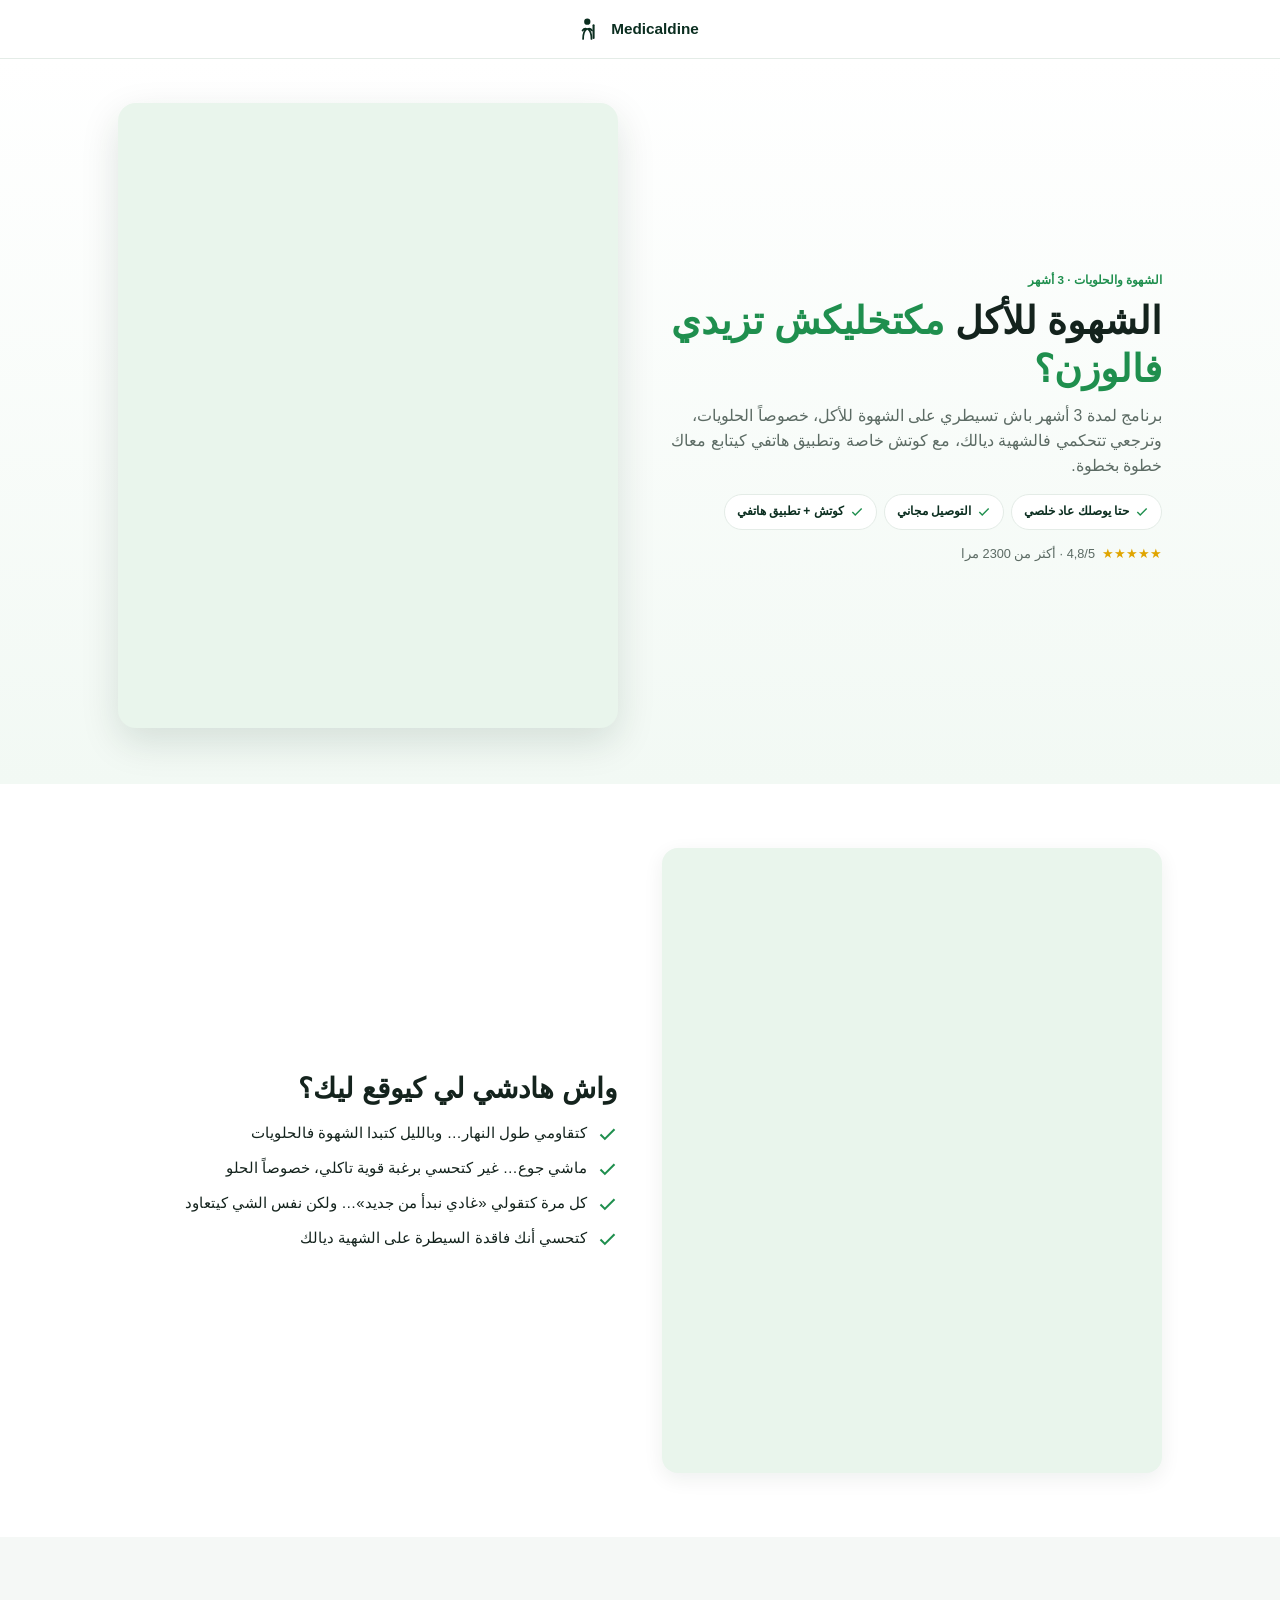
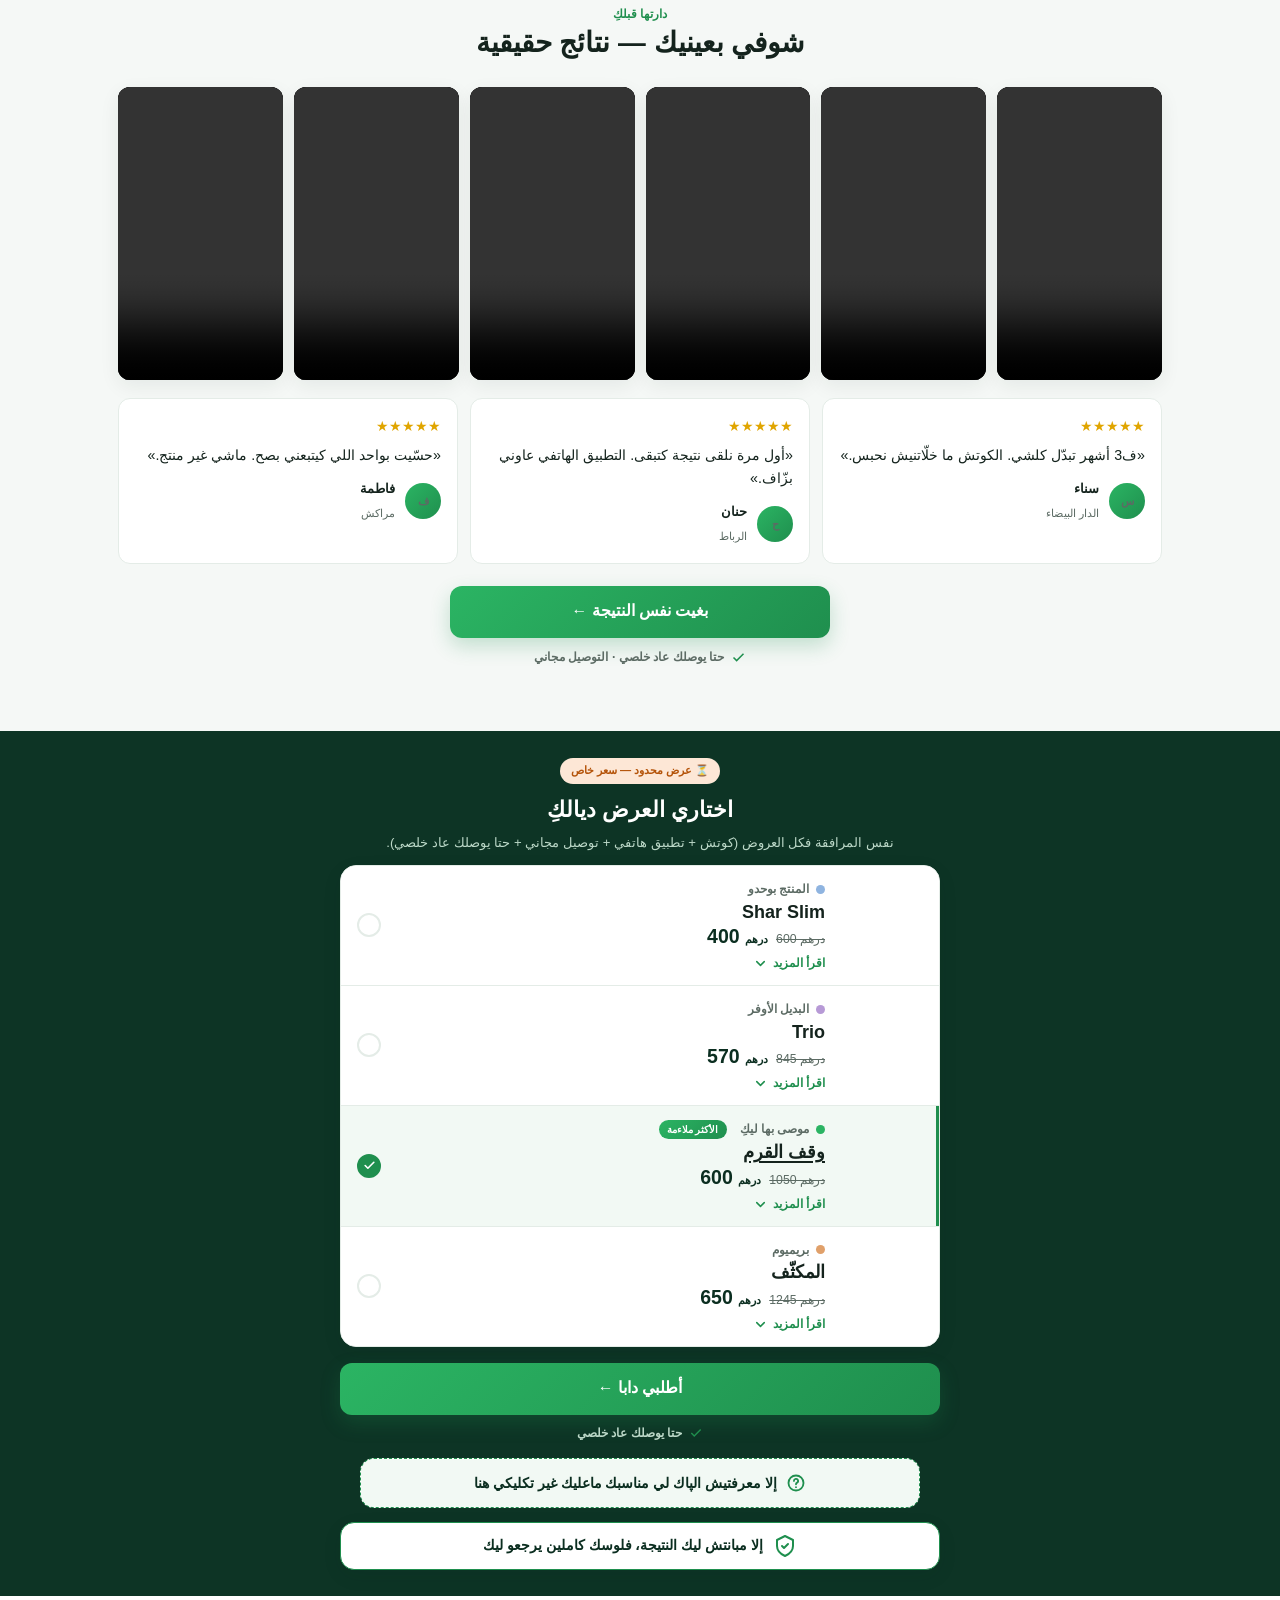
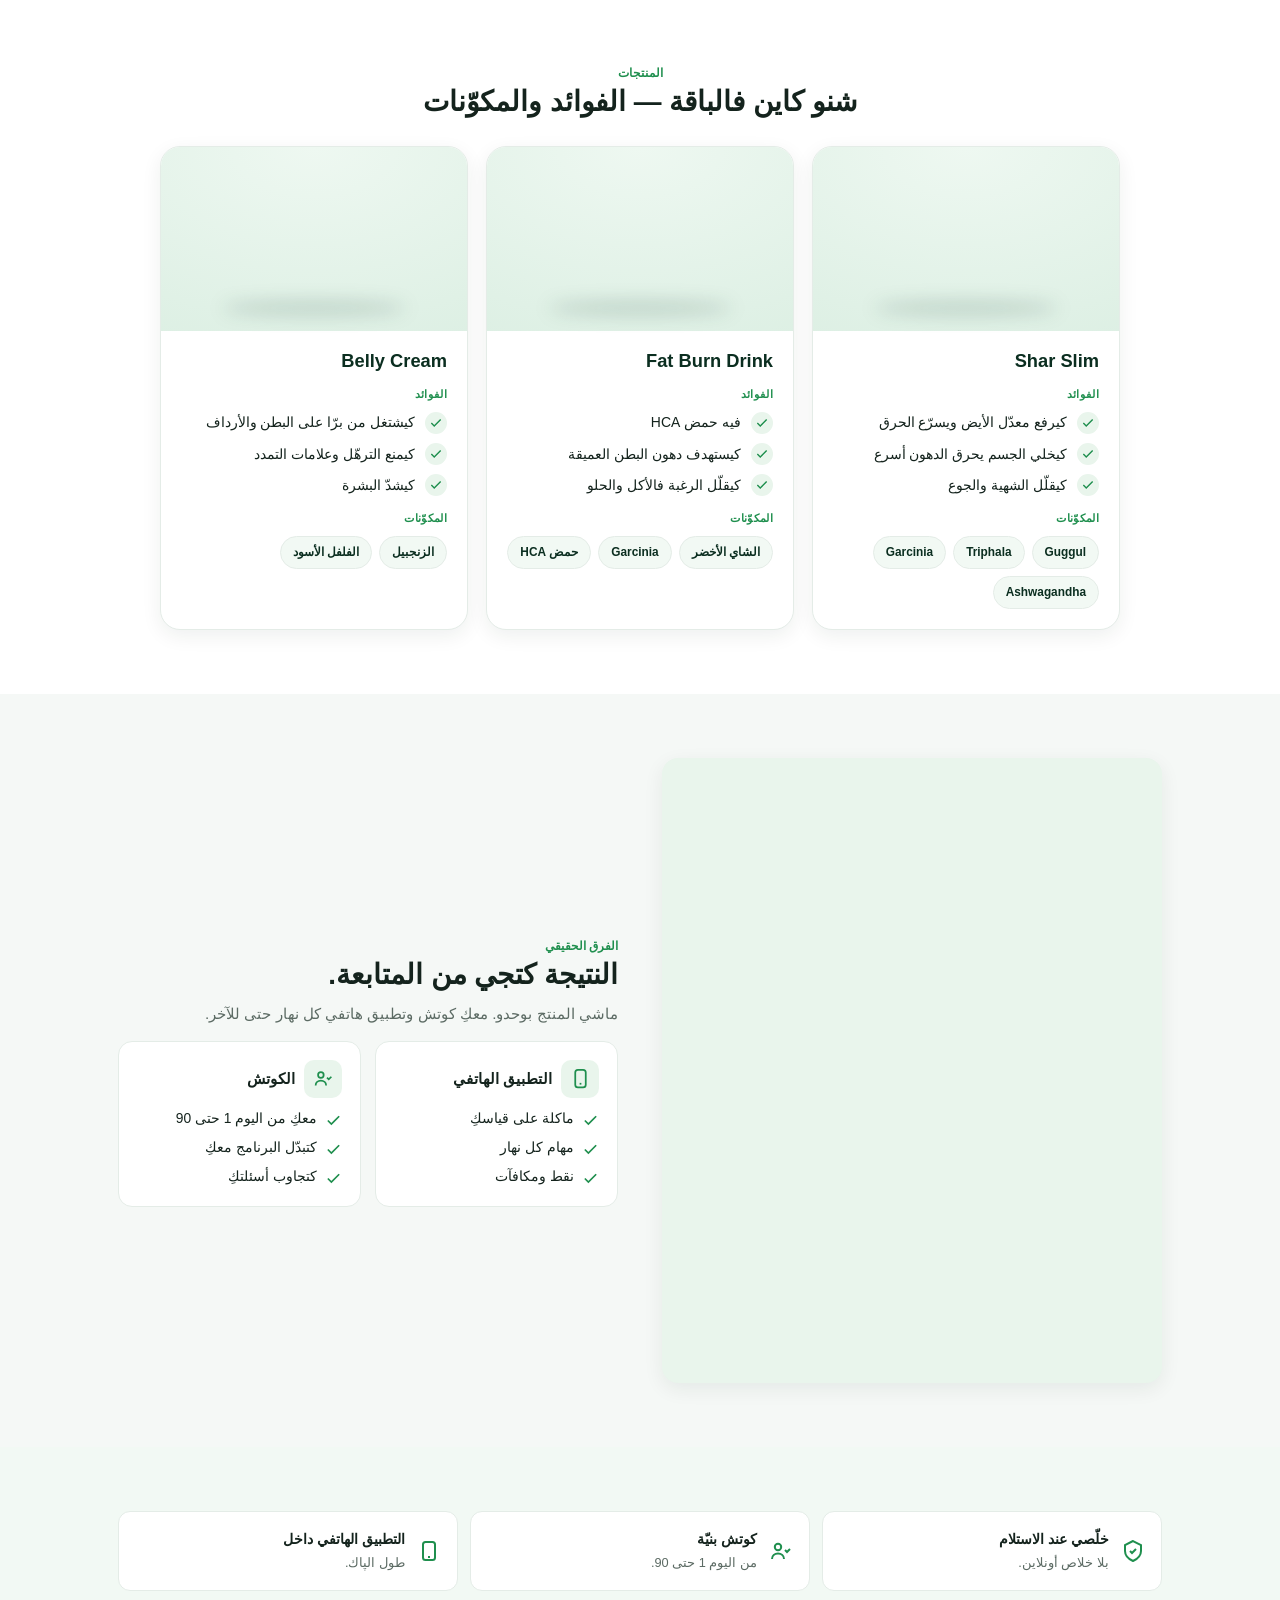
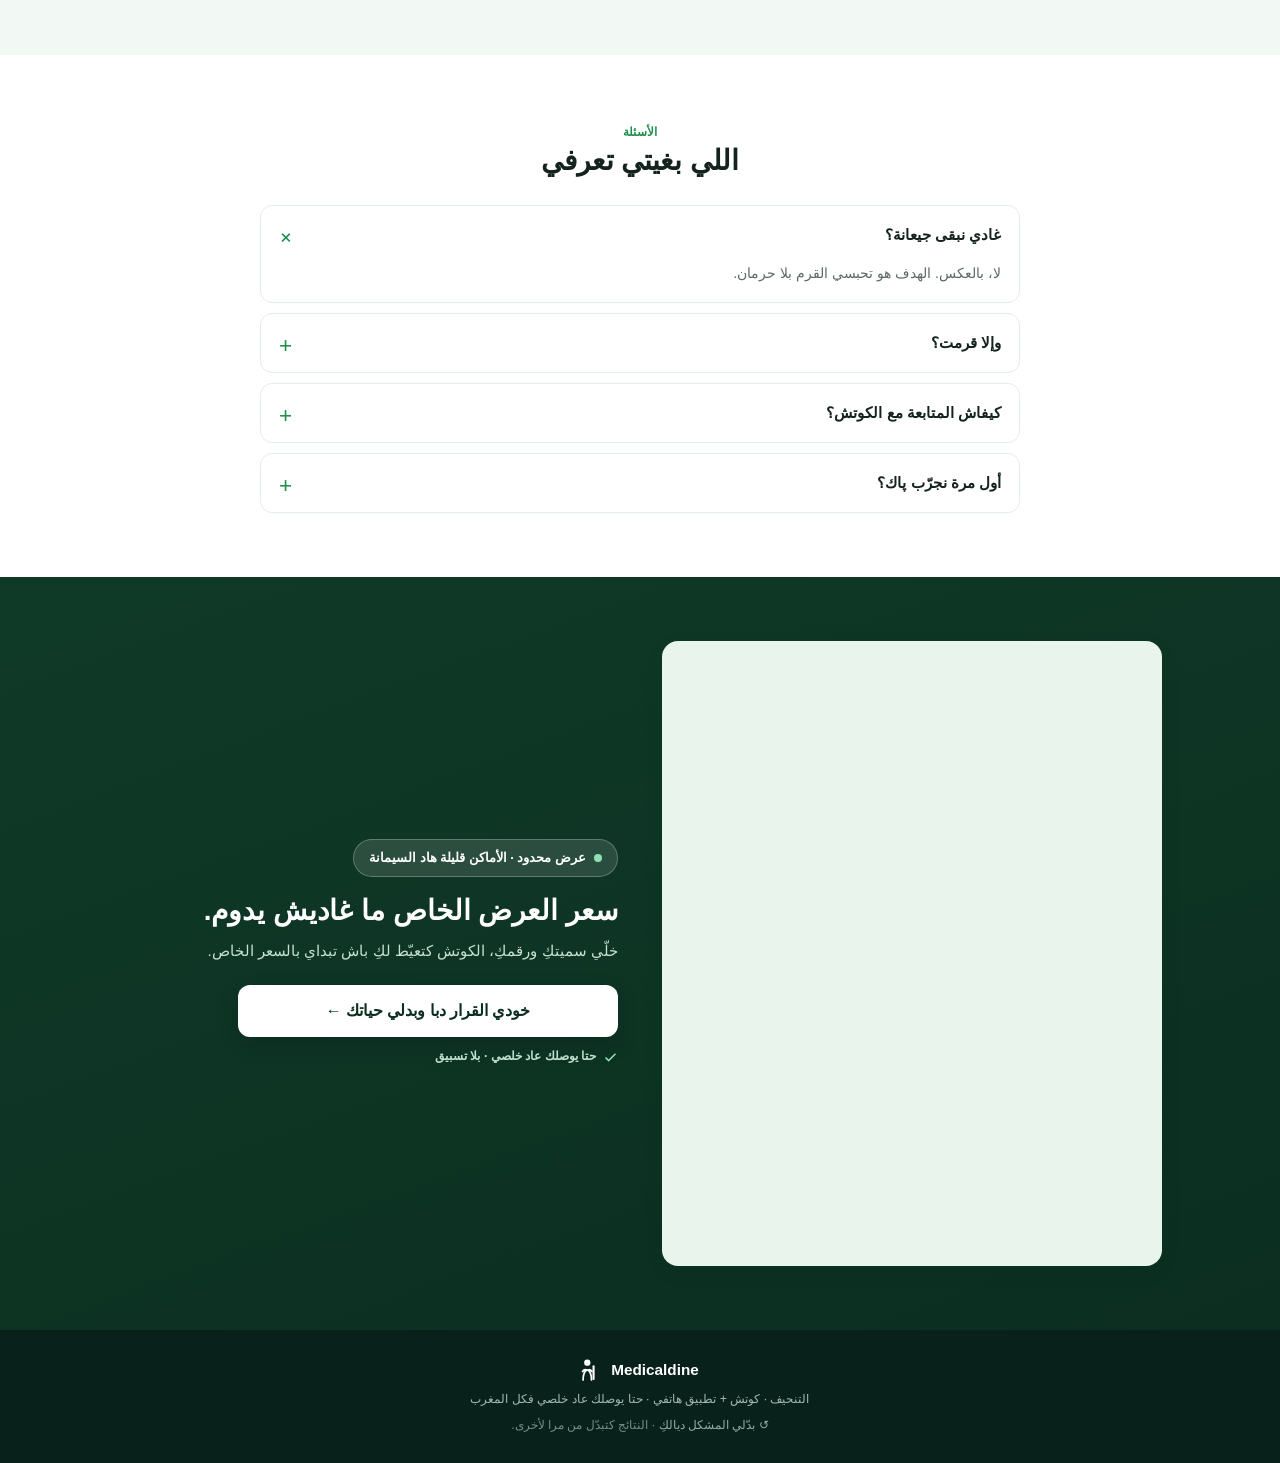
<file: p-fringales.html>
<!DOCTYPE html>
<html lang="ar" dir="rtl">
<head>
<meta charset="UTF-8">
<meta name="viewport" content="width=device-width, initial-scale=1, viewport-fit=cover">
<title>پاك وقف القرم — Medicaldine</title>
<meta name="theme-color" content="#1f8f4e">
<!-- Meta Pixel Code -->
<script>
!function(f,b,e,v,n,t,s)
{if(f.fbq)return;n=f.fbq=function(){n.callMethod?
n.callMethod.apply(n,arguments):n.queue.push(arguments)};
if(!f._fbq)f._fbq=n;n.push=n;n.loaded=!0;n.version='2.0';
n.queue=[];t=b.createElement(e);t.async=!0;
t.src=v;s=b.getElementsByTagName(e)[0];
s.parentNode.insertBefore(t,s)}(window, document,'script',
'https://connect.facebook.net/en_US/fbevents.js');
fbq('init', '1338142448259106');
fbq('track', 'PageView');
</script>
<noscript><img height="1" width="1" style="display:none"
src="https://www.facebook.com/tr?id=1338142448259106&ev=PageView&noscript=1"
/></noscript>
<!-- End Meta Pixel Code -->
<link rel="preconnect" href="https://medicaldine.ma"><link rel="preconnect" href="https://hercules-cdn.com">
<link rel="stylesheet" href="styles.css?v=876931c6">
</head>
<body class="has-mcta">

<header><div class="wrap nav" style="justify-content:center">
  <a href="index.html" class="logo"><svg viewBox="0 0 44 42" fill="none"><circle cx="12" cy="7" r="6" fill="currentColor"/><path d="M4 40c0-9 2-16 7-19-3-1-6 0-8 3M20 40c0-9-2-16-7-19 3-1 6 0 8 3" stroke="currentColor" stroke-width="3.4" stroke-linecap="round"/><rect x="22" y="12" width="4" height="28" rx="2" fill="currentColor"/></svg>Medicaldine</a>
</div></header>

<section class="hero"><div class="wrap"><div class="hero-grid">
  <div class="hero-photo"><img src="img/femme-soleil.jpg" alt="" width="700" height="700" fetchpriority="high"></div>
  <div class="hero-txt">
    <span class="eyebrow">الشهوة والحلويات · 3 أشهر</span>
    <h1>الشهوة للأكل <span>مكتخليكش تزيدي فالوزن؟</span></h1>
    <p class="sub">برنامج لمدة 3 أشهر باش تسيطري على الشهوة للأكل، خصوصاً الحلويات، وترجعي تتحكمي فالشهية ديالك، مع كوتش خاصة وتطبيق هاتفي كيتابع معاك خطوة بخطوة.</p>
    <div class="trust-row"><span class="chip"><svg viewBox="0 0 24 24" fill="none" stroke="currentColor" stroke-width="2.4"><path d="M20 6 9 17l-5-5"/></svg> حتا يوصلك عاد خلصي</span><span class="chip"><svg viewBox="0 0 24 24" fill="none" stroke="currentColor" stroke-width="2.4"><path d="M20 6 9 17l-5-5"/></svg> التوصيل مجاني</span><span class="chip"><svg viewBox="0 0 24 24" fill="none" stroke="currentColor" stroke-width="2.4"><path d="M20 6 9 17l-5-5"/></svg> كوتش + تطبيق هاتفي</span></div>
    <div class="rating"><span class="stars">★★★★★</span> 4,8/5 · أكثر من 2300 مرا</div>
  </div>
</div></div></section>

<section class="bg-white"><div class="wrap media">
  <div class="m-img"><img src="img/femme-riad.jpg" alt="" loading="lazy"></div>
  <div>
    <h2>واش هادشي لي كيوقع ليك؟</h2>
    <ul class="check-list"><li><svg viewBox="0 0 24 24" fill="none" stroke="currentColor" stroke-width="2.4"><path d="M20 6 9 17l-5-5"/></svg> كتقاومي طول النهار… وبالليل كتبدا الشهوة فالحلويات</li><li><svg viewBox="0 0 24 24" fill="none" stroke="currentColor" stroke-width="2.4"><path d="M20 6 9 17l-5-5"/></svg> ماشي جوع… غير كتحسي برغبة قوية تاكلي، خصوصاً الحلو</li><li><svg viewBox="0 0 24 24" fill="none" stroke="currentColor" stroke-width="2.4"><path d="M20 6 9 17l-5-5"/></svg> كل مرة كتقولي «غادي نبدأ من جديد»… ولكن نفس الشي كيتعاود</li><li><svg viewBox="0 0 24 24" fill="none" stroke="currentColor" stroke-width="2.4"><path d="M20 6 9 17l-5-5"/></svg> كتحسي أنك فاقدة السيطرة على الشهية ديالك</li></ul>
  </div>
</div></section>

<section class="bg-paper" id="temoignages"><div class="wrap">
  <div class="section-head center"><span class="eyebrow">دارتها قبلكِ</span><h2>شوفي بعينيك — نتائج حقيقية</h2></div>
  <div class="video-grid"><div class="vcard"><video src="https://hercules-cdn.com/file_jP07vw7gUMTux3nOgnB066HA#t=0.1" controls preload="metadata" playsinline></video></div><div class="vcard"><video src="https://hercules-cdn.com/file_1Klh8MbspVSRrg1yC8MV3YmT#t=0.1" controls preload="metadata" playsinline></video></div><div class="vcard"><video src="https://hercules-cdn.com/file_FASAhalsgPLLg1ElwjhV9zJK#t=0.1" controls preload="metadata" playsinline></video></div><div class="vcard"><video src="https://hercules-cdn.com/file_1VFLouS1vL1zg4wNRny8quR6#t=0.1" controls preload="metadata" playsinline></video></div><div class="vcard"><video src="https://hercules-cdn.com/file_qrR12d9LzjSlIjiSPc93suGt#t=0.1" controls preload="metadata" playsinline></video></div><div class="vcard"><video src="https://hercules-cdn.com/file_wztPMmOhoNeUh25DnfRaJ5sR#t=0.1" controls preload="metadata" playsinline></video></div></div>
  <div class="testi-row">
    <div class="testi"><div class="stars">★★★★★</div><p>«ف3 أشهر تبدّل كلشي. الكوتش ما خلّاتنيش نحبس.»</p><div class="who"><span class="av">س</span><div><b>سناء</b><span>الدار البيضاء</span></div></div></div>
    <div class="testi"><div class="stars">★★★★★</div><p>«أول مرة نلقى نتيجة كتبقى. التطبيق الهاتفي عاوني بزّاف.»</p><div class="who"><span class="av">ح</span><div><b>حنان</b><span>الرباط</span></div></div></div>
    <div class="testi"><div class="stars">★★★★★</div><p>«حسّيت بواحد اللي كيتبعني بصح. ماشي غير منتج.»</p><div class="who"><span class="av">ف</span><div><b>فاطمة</b><span>مراكش</span></div></div></div>
  </div>
  <div class="cta"><a href="#offres" class="btn">بغيت نفس النتيجة ←</a>
    <div class="ctv"><svg viewBox="0 0 24 24" fill="none" stroke="currentColor" stroke-width="2.4"><path d="M20 6 9 17l-5-5"/></svg> حتا يوصلك عاد خلصي · التوصيل مجاني</div></div>
</div></section>

<section class="bg-mint" id="offres"><div class="wrap">
  <div class="section-head center maxw">
    <span class="oto-pill">⏳ عرض محدود — سعر خاص</span>
    <h2 style="margin-top:12px">اختاري العرض ديالكِ</h2>
    <p class="lead" style="margin-top:8px">نفس المرافقة فكل العروض (كوتش + تطبيق هاتفي + توصيل مجاني + حتا يوصلك عاد خلصي).</p></div>
  <div class="tiers n4"><div class="tier" role="button" tabindex="0" aria-pressed="false" data-pack="القرم — المنتج بوحدو (Shar Slim) — 400 درهم" data-products="img/prod-shar.png::1 × Shar Slim">
      <div class="tier-head">
        <div class="tier-imgs" data-count="1"><img src="img/prod-shar.png" alt="Shar Slim" loading="lazy"></div>
        <div class="tier-info">
          <span class="tier-tag"><i class="tdot"></i>المنتج بوحدو</span>
          <h3>Shar Slim</h3>
          <div class="tprice"><span class="told">600 درهم</span><span class="tnow">400 <small>درهم</small></span></div>
          <button class="tier-toggle" type="button"><span class="tt-label">اقرأ المزيد</span><svg viewBox="0 0 24 24" fill="none" stroke="currentColor" stroke-width="2.4" stroke-linecap="round" stroke-linejoin="round"><path d="M6 9l6 6 6-6"/></svg></button>
        </div>
        <span class="tier-radio" aria-hidden="true"><svg viewBox="0 0 24 24" fill="none" stroke="currentColor" stroke-width="3" stroke-linecap="round" stroke-linejoin="round"><path d="M20 6 9 17l-5-5"/></svg></span>
      </div>
      <div class="tier-more">
        <div class="tlabel">المنتجات</div>
        <ul class="tlist"><li class="prod"><img class="pthumb" src="img/prod-shar.png" alt="Shar Slim" loading="lazy"> <span>1 × Shar Slim</span></li></ul>
        <div class="tlabel">المزايا</div>
        <ul class="tlist"><li><svg viewBox="0 0 24 24" fill="none" stroke="currentColor" stroke-width="2.4"><path d="M20 6 9 17l-5-5"/></svg> توصيل مجاني</li><li><svg viewBox="0 0 24 24" fill="none" stroke="currentColor" stroke-width="2.4"><path d="M20 6 9 17l-5-5"/></svg> حتا يوصلك عاد خلصي</li></ul>
      </div>
    </div><div class="tier" role="button" tabindex="0" aria-pressed="false" data-pack="القرم — Trio — 570 درهم" data-products="img/prod-shar.png::1 × Shar Slim~~img/prod-drink.png::1 × Fat Burn Drink~~img/prod-cream.png::1 × Belly Cream">
      <div class="tier-head">
        <div class="tier-imgs" data-count="1"><img src="img/pack-trio.png" alt="Trio" loading="lazy"></div>
        <div class="tier-info">
          <span class="tier-tag"><i class="tdot"></i>البديل الأوفر</span>
          <h3>Trio</h3>
          <div class="tprice"><span class="told">845 درهم</span><span class="tnow">570 <small>درهم</small></span></div>
          <button class="tier-toggle" type="button"><span class="tt-label">اقرأ المزيد</span><svg viewBox="0 0 24 24" fill="none" stroke="currentColor" stroke-width="2.4" stroke-linecap="round" stroke-linejoin="round"><path d="M6 9l6 6 6-6"/></svg></button>
        </div>
        <span class="tier-radio" aria-hidden="true"><svg viewBox="0 0 24 24" fill="none" stroke="currentColor" stroke-width="3" stroke-linecap="round" stroke-linejoin="round"><path d="M20 6 9 17l-5-5"/></svg></span>
      </div>
      <div class="tier-more">
        <div class="tlabel">المنتجات</div>
        <ul class="tlist"><li class="prod"><img class="pthumb" src="img/prod-shar.png" alt="Shar Slim" loading="lazy"> <span>1 × Shar Slim</span></li><li class="prod"><img class="pthumb" src="img/prod-drink.png" alt="Fat Burn Drink" loading="lazy"> <span>1 × Fat Burn Drink</span></li><li class="prod"><img class="pthumb" src="img/prod-cream.png" alt="Belly Cream" loading="lazy"> <span>1 × Belly Cream</span></li></ul>
        <div class="tlabel">المزايا</div>
        <ul class="tlist"><li><svg viewBox="0 0 24 24" fill="none" stroke="currentColor" stroke-width="2.4"><path d="M20 6 9 17l-5-5"/></svg> كوتش + تطبيق هاتفي</li><li><svg viewBox="0 0 24 24" fill="none" stroke="currentColor" stroke-width="2.4"><path d="M20 6 9 17l-5-5"/></svg> توصيل مجاني · حتا يوصلك عاد خلصي</li></ul>
      </div>
    </div><div class="tier reco sel" role="button" tabindex="0" aria-pressed="true" data-pack="القرم — وقف القرم — 600 درهم" data-products="img/prod-shar.png::2 × Shar Slim~~img/prod-drink.png::1 × Fat Burn Drink">
      <div class="tier-head">
        <div class="tier-imgs" data-count="1"><img src="img/pack-shar-drink.png" alt="وقف القرم" loading="lazy"></div>
        <div class="tier-info">
          <span class="tier-tag"><i class="tdot"></i>موصى بها ليكِ<span class="tier-hot">الأكثر ملاءمة</span></span>
          <h3>وقف القرم</h3>
          <div class="tprice"><span class="told">1050 درهم</span><span class="tnow">600 <small>درهم</small></span></div>
          <button class="tier-toggle" type="button"><span class="tt-label">اقرأ المزيد</span><svg viewBox="0 0 24 24" fill="none" stroke="currentColor" stroke-width="2.4" stroke-linecap="round" stroke-linejoin="round"><path d="M6 9l6 6 6-6"/></svg></button>
        </div>
        <span class="tier-radio" aria-hidden="true"><svg viewBox="0 0 24 24" fill="none" stroke="currentColor" stroke-width="3" stroke-linecap="round" stroke-linejoin="round"><path d="M20 6 9 17l-5-5"/></svg></span>
      </div>
      <div class="tier-more">
        <div class="tlabel">المنتجات</div>
        <ul class="tlist"><li class="prod"><img class="pthumb" src="img/prod-shar.png" alt="Shar Slim" loading="lazy"> <span>2 × Shar Slim</span></li><li class="prod"><img class="pthumb" src="img/prod-drink.png" alt="Fat Burn Drink" loading="lazy"> <span>1 × Fat Burn Drink</span></li></ul>
        <div class="tlabel">المزايا</div>
        <ul class="tlist"><li><svg viewBox="0 0 24 24" fill="none" stroke="currentColor" stroke-width="2.4"><path d="M20 6 9 17l-5-5"/></svg> مصمّمة لحالتكِ بالضبط</li><li><svg viewBox="0 0 24 24" fill="none" stroke="currentColor" stroke-width="2.4"><path d="M20 6 9 17l-5-5"/></svg> كوتش خاصة + تطبيق هاتفي</li><li><svg viewBox="0 0 24 24" fill="none" stroke="currentColor" stroke-width="2.4"><path d="M20 6 9 17l-5-5"/></svg> توصيل مجاني · حتا يوصلك عاد خلصي</li></ul>
      </div>
    </div><div class="tier" role="button" tabindex="0" aria-pressed="false" data-pack="القرم — المكثّف — 650 درهم" data-products="img/prod-shar.png::2 × Shar Slim~~img/prod-drink.png::1 × Fat Burn Drink~~img/prod-cream.png::1 × Belly Cream">
      <div class="tier-head">
        <div class="tier-imgs" data-count="1"><img src="img/pack-trio.png" alt="المكثّف" loading="lazy"></div>
        <div class="tier-info">
          <span class="tier-tag"><i class="tdot"></i>بريميوم</span>
          <h3>المكثّف</h3>
          <div class="tprice"><span class="told">1245 درهم</span><span class="tnow">650 <small>درهم</small></span></div>
          <button class="tier-toggle" type="button"><span class="tt-label">اقرأ المزيد</span><svg viewBox="0 0 24 24" fill="none" stroke="currentColor" stroke-width="2.4" stroke-linecap="round" stroke-linejoin="round"><path d="M6 9l6 6 6-6"/></svg></button>
        </div>
        <span class="tier-radio" aria-hidden="true"><svg viewBox="0 0 24 24" fill="none" stroke="currentColor" stroke-width="3" stroke-linecap="round" stroke-linejoin="round"><path d="M20 6 9 17l-5-5"/></svg></span>
      </div>
      <div class="tier-more">
        <div class="tlabel">المنتجات</div>
        <ul class="tlist"><li class="prod"><img class="pthumb" src="img/prod-shar.png" alt="Shar Slim" loading="lazy"> <span>2 × Shar Slim</span></li><li class="prod"><img class="pthumb" src="img/prod-drink.png" alt="Fat Burn Drink" loading="lazy"> <span>1 × Fat Burn Drink</span></li><li class="prod"><img class="pthumb" src="img/prod-cream.png" alt="Belly Cream" loading="lazy"> <span>1 × Belly Cream</span></li></ul>
        <div class="tlabel">المزايا</div>
        <ul class="tlist"><li><svg viewBox="0 0 24 24" fill="none" stroke="currentColor" stroke-width="2.4"><path d="M20 6 9 17l-5-5"/></svg> أقصى وأسرع نتيجة</li><li><svg viewBox="0 0 24 24" fill="none" stroke="currentColor" stroke-width="2.4"><path d="M20 6 9 17l-5-5"/></svg> كوتش مكثّف + أولوية</li><li><svg viewBox="0 0 24 24" fill="none" stroke="currentColor" stroke-width="2.4"><path d="M20 6 9 17l-5-5"/></svg> توصيل مجاني · حتا يوصلك عاد خلصي</li></ul>
      </div>
    </div></div>
  <div class="tiers-cta">
    <button class="btn js-order-selected" type="button">أطلبي دابا ←</button>
    <div class="tctv"><svg viewBox="0 0 24 24" fill="none" stroke="currentColor" stroke-width="2.4"><path d="M20 6 9 17l-5-5"/></svg> حتا يوصلك عاد خلصي</div>
  </div>
  <div class="not-sure">
    <button class="js-open" data-pack="غير متأكدة — القرم — الكوتش توجّهني" data-desc="المشكل ديالك: الرغبة فالحلويات والتسنيك بين الوجبات وصعوبة التحكّم فالأكل. عمّري المعلومات ديالك وكوتشك غادي توجّهك للپاك المناسب.">
      <svg viewBox="0 0 24 24" fill="none" stroke="currentColor" stroke-width="2.2" stroke-linecap="round" stroke-linejoin="round"><circle cx="12" cy="12" r="9"/><path d="M9.5 9.5a2.5 2.5 0 1 1 3.5 2.3c-.7.3-1 .8-1 1.7"/><path d="M12 17h.01"/></svg>
      إلا معرفتيش الپاك لي مناسبك ماعليك غير تكليكي هنا
    </button>
  </div>
  <div class="guarantee"><svg viewBox="0 0 24 24" fill="none" stroke="currentColor" stroke-width="2" stroke-linecap="round" stroke-linejoin="round"><path d="M12 2 4 6v6c0 5 3.5 8 8 10 4.5-2 8-5 8-10V6z"/><path d="M9 12l2 2 4-4"/></svg><span>إلا مبانتش ليك النتيجة، فلوسك كاملين يرجعو ليك</span></div>
</div></section>

<section class="bg-white" id="produits"><div class="wrap">
  <div class="section-head center"><span class="eyebrow">المنتجات</span><h2>شنو كاين فالباقة — الفوائد والمكوّنات</h2></div>
  <div class="pinfo-grid n3"><div class="pinfo">
      <div class="pinfo-media"><img src="img/prod-shar.png" alt="Shar Slim" loading="lazy"></div>
      <div class="pinfo-content">
        <h3>Shar Slim</h3>
        <div class="pinfo-label">الفوائد</div>
        <ul class="check-list"><li><svg viewBox="0 0 24 24" fill="none" stroke="currentColor" stroke-width="2.4"><path d="M20 6 9 17l-5-5"/></svg> كيرفع معدّل الأيض ويسرّع الحرق</li><li><svg viewBox="0 0 24 24" fill="none" stroke="currentColor" stroke-width="2.4"><path d="M20 6 9 17l-5-5"/></svg> كيخلي الجسم يحرق الدهون أسرع</li><li><svg viewBox="0 0 24 24" fill="none" stroke="currentColor" stroke-width="2.4"><path d="M20 6 9 17l-5-5"/></svg> كيقلّل الشهية والجوع</li></ul>
        <div class="pinfo-label">المكوّنات</div>
        <div class="ingredients"><span class="ing">Guggul</span><span class="ing">Triphala</span><span class="ing">Garcinia</span><span class="ing">Ashwagandha</span></div>
      </div>
    </div><div class="pinfo">
      <div class="pinfo-media"><img src="img/prod-drink.png" alt="Fat Burn Drink" loading="lazy"></div>
      <div class="pinfo-content">
        <h3>Fat Burn Drink</h3>
        <div class="pinfo-label">الفوائد</div>
        <ul class="check-list"><li><svg viewBox="0 0 24 24" fill="none" stroke="currentColor" stroke-width="2.4"><path d="M20 6 9 17l-5-5"/></svg> فيه حمض HCA</li><li><svg viewBox="0 0 24 24" fill="none" stroke="currentColor" stroke-width="2.4"><path d="M20 6 9 17l-5-5"/></svg> كيستهدف دهون البطن العميقة</li><li><svg viewBox="0 0 24 24" fill="none" stroke="currentColor" stroke-width="2.4"><path d="M20 6 9 17l-5-5"/></svg> كيقلّل الرغبة فالأكل والحلو</li></ul>
        <div class="pinfo-label">المكوّنات</div>
        <div class="ingredients"><span class="ing">الشاي الأخضر</span><span class="ing">Garcinia</span><span class="ing">حمض HCA</span></div>
      </div>
    </div><div class="pinfo">
      <div class="pinfo-media"><img src="img/prod-cream.png" alt="Belly Cream" loading="lazy"></div>
      <div class="pinfo-content">
        <h3>Belly Cream</h3>
        <div class="pinfo-label">الفوائد</div>
        <ul class="check-list"><li><svg viewBox="0 0 24 24" fill="none" stroke="currentColor" stroke-width="2.4"><path d="M20 6 9 17l-5-5"/></svg> كيشتغل من برّا على البطن والأرداف</li><li><svg viewBox="0 0 24 24" fill="none" stroke="currentColor" stroke-width="2.4"><path d="M20 6 9 17l-5-5"/></svg> كيمنع الترهّل وعلامات التمدد</li><li><svg viewBox="0 0 24 24" fill="none" stroke="currentColor" stroke-width="2.4"><path d="M20 6 9 17l-5-5"/></svg> كيشدّ البشرة</li></ul>
        <div class="pinfo-label">المكوّنات</div>
        <div class="ingredients"><span class="ing">الزنجبيل</span><span class="ing">الفلفل الأسود</span></div>
      </div>
    </div></div>
</div></section>

<section class="bg-paper"><div class="wrap media">
  <div class="m-img"><img src="img/cream-drink.jpg" alt="" loading="lazy"></div>
  <div>
    <span class="eyebrow">الفرق الحقيقي</span>
    <h2>النتيجة كتجي من المتابعة.</h2>
    <p class="lead" style="margin-top:10px">ماشي المنتج بوحدو. معكِ كوتش وتطبيق هاتفي كل نهار حتى للآخر.</p>
    <div class="value-cols">
      <div class="vbox"><div class="vh"><span class="vi"><svg viewBox="0 0 24 24" fill="none" stroke="currentColor" stroke-width="2"><rect x="6" y="2" width="12" height="20" rx="3"/><path d="M11 18h2"/></svg></span><h4>التطبيق الهاتفي</h4></div>
        <ul><li><svg viewBox="0 0 24 24" fill="none" stroke="currentColor" stroke-width="2.4"><path d="M20 6 9 17l-5-5"/></svg> ماكلة على قياسكِ</li><li><svg viewBox="0 0 24 24" fill="none" stroke="currentColor" stroke-width="2.4"><path d="M20 6 9 17l-5-5"/></svg> مهام كل نهار</li><li><svg viewBox="0 0 24 24" fill="none" stroke="currentColor" stroke-width="2.4"><path d="M20 6 9 17l-5-5"/></svg> نقط ومكافآت</li></ul></div>
      <div class="vbox"><div class="vh"><span class="vi"><svg viewBox="0 0 24 24" fill="none" stroke="currentColor" stroke-width="2"><circle cx="9" cy="8" r="3.2"/><path d="M3 20c0-3.3 2.7-5.5 6-5.5S15 16.7 15 20"/><path d="M16 11l2 2 3-3"/></svg></span><h4>الكوتش</h4></div>
        <ul><li><svg viewBox="0 0 24 24" fill="none" stroke="currentColor" stroke-width="2.4"><path d="M20 6 9 17l-5-5"/></svg> معكِ من اليوم 1 حتى 90</li><li><svg viewBox="0 0 24 24" fill="none" stroke="currentColor" stroke-width="2.4"><path d="M20 6 9 17l-5-5"/></svg> كتبدّل البرنامج معكِ</li><li><svg viewBox="0 0 24 24" fill="none" stroke="currentColor" stroke-width="2.4"><path d="M20 6 9 17l-5-5"/></svg> كتجاوب أسئلتكِ</li></ul></div>
    </div>
  </div>
</div></section>

<section class="bg-mint"><div class="wrap">
  <div class="reassure">
    <div class="r"><svg viewBox="0 0 24 24" fill="none" stroke="currentColor" stroke-width="2"><path d="M12 2 4 6v6c0 5 3.5 8 8 10 4.5-2 8-5 8-10V6z"/><path d="M9 12l2 2 4-4"/></svg><div><b>خلّصي عند الاستلام</b><span>بلا خلاص أونلاين.</span></div></div>
    <div class="r"><svg viewBox="0 0 24 24" fill="none" stroke="currentColor" stroke-width="2"><circle cx="9" cy="8" r="3.2"/><path d="M3 20c0-3.3 2.7-5.5 6-5.5S15 16.7 15 20"/><path d="M16 11l2 2 3-3"/></svg><div><b>كوتش بنيّة</b><span>من اليوم 1 حتى 90.</span></div></div>
    <div class="r"><svg viewBox="0 0 24 24" fill="none" stroke="currentColor" stroke-width="2"><rect x="6" y="3" width="12" height="18" rx="2.5"/><path d="M11 18h2"/></svg><div><b>التطبيق الهاتفي داخل</b><span>طول الپاك.</span></div></div>
  </div>
</div></section>

<section class="bg-white" id="faq"><div class="wrap">
  <div class="section-head center"><span class="eyebrow">الأسئلة</span><h2>اللي بغيتي تعرفي</h2></div>
  <div class="faq"><details open><summary>غادي نبقى جيعانة؟</summary><div class="a">لا، بالعكس. الهدف هو تحبسي القرم بلا حرمان.</div></details><details><summary>وإلا قرمت؟</summary><div class="a">الكوتش كتعاونكِ فهاد اللحظات، والتطبيق الهاتفي فيه مهام ضد القرم.</div></details><details><summary>كيفاش المتابعة مع الكوتش؟</summary><div class="a">من بعد الطلب، الكوتش كتعيّط لكِ وكتثبّتكِ فالتطبيق الهاتفي.</div></details><details><summary>أول مرة نجرّب پاك؟</summary><div class="a">الكوتش كتبدا معكِ من الصفر وتوجّهكِ خطوة بخطوة.</div></details></div>
</div></section>

<section class="bg-dark" id="reserver"><div class="wrap media">
  <div class="m-img"><img src="img/femme-soleil.jpg" alt="" loading="lazy"></div>
  <div>
    <div class="urgency"><span class="pulse"></span> عرض محدود · الأماكن قليلة هاد السيمانة</div>
    <h2>سعر العرض الخاص ما غاديش يدوم.</h2>
    <p class="lead" style="margin-top:10px">خلّي سميتكِ ورقمكِ، الكوتش كتعيّط لكِ باش تبداي بالسعر الخاص.</p>
    <div class="cta" style="text-align:right"><a href="#offres" class="btn white">خودي القرار دبا وبدلي حياتك ←</a>
      <div class="ctv" style="justify-content:flex-start"><svg viewBox="0 0 24 24" fill="none" stroke="currentColor" stroke-width="2.4"><path d="M20 6 9 17l-5-5"/></svg> حتا يوصلك عاد خلصي · بلا تسبيق</div></div>
  </div>
</div></section>

<footer><div class="wrap">
  <a href="index.html" class="logo on-dark"><svg viewBox="0 0 44 42" fill="none"><circle cx="12" cy="7" r="6" fill="currentColor"/><path d="M4 40c0-9 2-16 7-19-3-1-6 0-8 3M20 40c0-9-2-16-7-19 3-1 6 0 8 3" stroke="currentColor" stroke-width="3.4" stroke-linecap="round"/><rect x="22" y="12" width="4" height="28" rx="2" fill="currentColor"/></svg>Medicaldine</a>
  <p>التنحيف · كوتش + تطبيق هاتفي · حتا يوصلك عاد خلصي فكل المغرب</p>
  <p style="margin-top:6px;opacity:.7"><a href="index.html">↺ بدّلي المشكل ديالكِ</a> · النتائج كتبدّل من مرا لأخرى.</p>
</div></footer>

<div class="mobile-cta">
  <a href="#offres" class="btn">خودي القرار دبا وبدلي حياتك ←</a>
  <div class="ctv"><svg viewBox="0 0 24 24" fill="none" stroke="currentColor" stroke-width="2.4"><path d="M20 6 9 17l-5-5"/></svg> حتا يوصلك عاد خلصي · التوصيل مجاني</div>
</div>

<div class="modal" id="modal" role="dialog" aria-modal="true">
  <div class="modal-ov js-close"></div>
  <div class="modal-card" id="modal-card">
    <button class="modal-close js-close" aria-label="إغلاق">✕</button>
    <div class="modal-head">
      <div class="k">حجزي الپاك ديالكِ</div>
      <p>خلّي معلوماتكِ، الكوتش كتعيّط لكِ. بلا خلاص أونلاين.</p>
      <div class="chosen"><svg viewBox="0 0 24 24" fill="none" stroke="currentColor" stroke-width="2"><path d="M3 8l9-5 9 5v8l-9 5-9-5z"/><path d="M3 8l9 5 9-5M12 13v8"/></svg><span>الباقة: <span id="chosen-pack">—</span></span></div>
      <div class="chosen-imgs" id="chosen-imgs"></div>
      <div class="chosen-desc" id="chosen-desc"></div>
    </div>
    <form id="lead-form" novalidate>
      <input type="hidden" id="pack-field" name="pack">
      <div class="field" id="field-probleme" style="display:none"><label for="f-probleme">شرحي لينا المشكل ديالك</label><textarea id="f-probleme" name="probleme" rows="3" placeholder="اكتبي شنو حاسة بيه ولا شنو المشكل ديالك…"></textarea></div>
      <div class="field"><label for="f-nom">السمية الكاملة</label><input id="f-nom" name="nom" type="text" autocomplete="name" placeholder="السمية ديالكِ" required><div class="err-msg">دخّلي السمية.</div></div>
      <div class="field"><label for="f-tel">الهاتف</label><input id="f-tel" name="tel" type="tel" inputmode="numeric" autocomplete="tel" placeholder="06 12 34 56 78" required style="direction:ltr;text-align:right"><div class="err-msg">رقم غير صحيح (06 / 07).</div></div>
      <div class="field"><label for="f-ville">المدينة</label><input id="f-ville" name="ville" type="text" autocomplete="address-level2" placeholder="المدينة ديالكِ" required><div class="err-msg">دخّلي المدينة.</div></div>
      <button type="submit" class="btn" style="width:100%;margin-top:18px">حجزي المكان ديالكِ ←</button>
      <div class="form-note"><svg viewBox="0 0 24 24" fill="none" stroke="currentColor" stroke-width="2"><rect x="4" y="10" width="16" height="11" rx="2"/><path d="M8 10V7a4 4 0 0 1 8 0v3"/></svg> معلوماتكِ تبقى سرية.</div>
    </form>
    <div class="modal-success">
      <div class="ok"><svg viewBox="0 0 24 24" fill="none" stroke="currentColor" stroke-width="2.5"><path d="M20 6 9 17l-5-5"/></svg></div>
      <h3>تسجّل الطلب، <span class="uname">عزيزتي</span>!</h3>
      <p style="color:var(--muted);margin-top:6px">الكوتش كتعيّط لكِ قريب. وجّدي أسئلتكِ 😊</p>
      <button class="btn white js-close" style="margin-top:16px">إغلاق</button>
    </div>
  </div>
</div>

<script src="app.js?v=f907425a"></script>
</body>
</html>
</file>
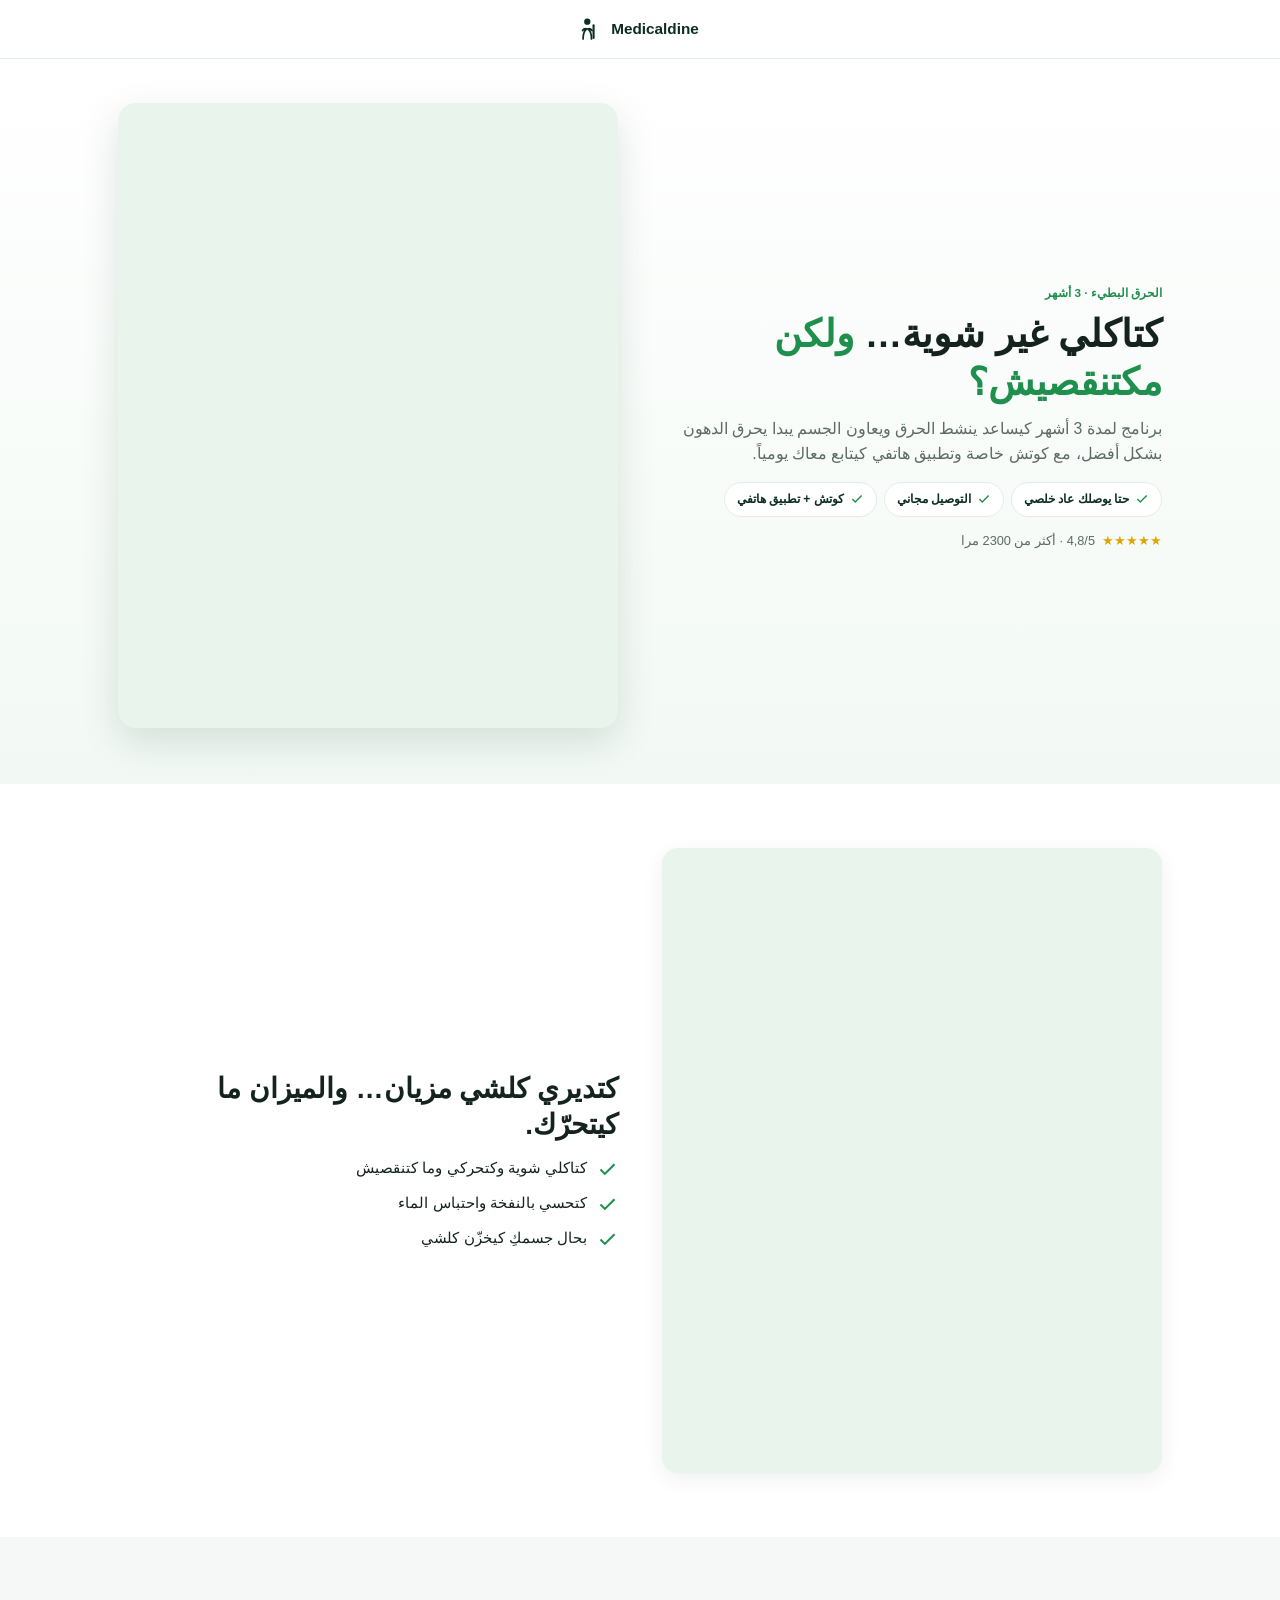
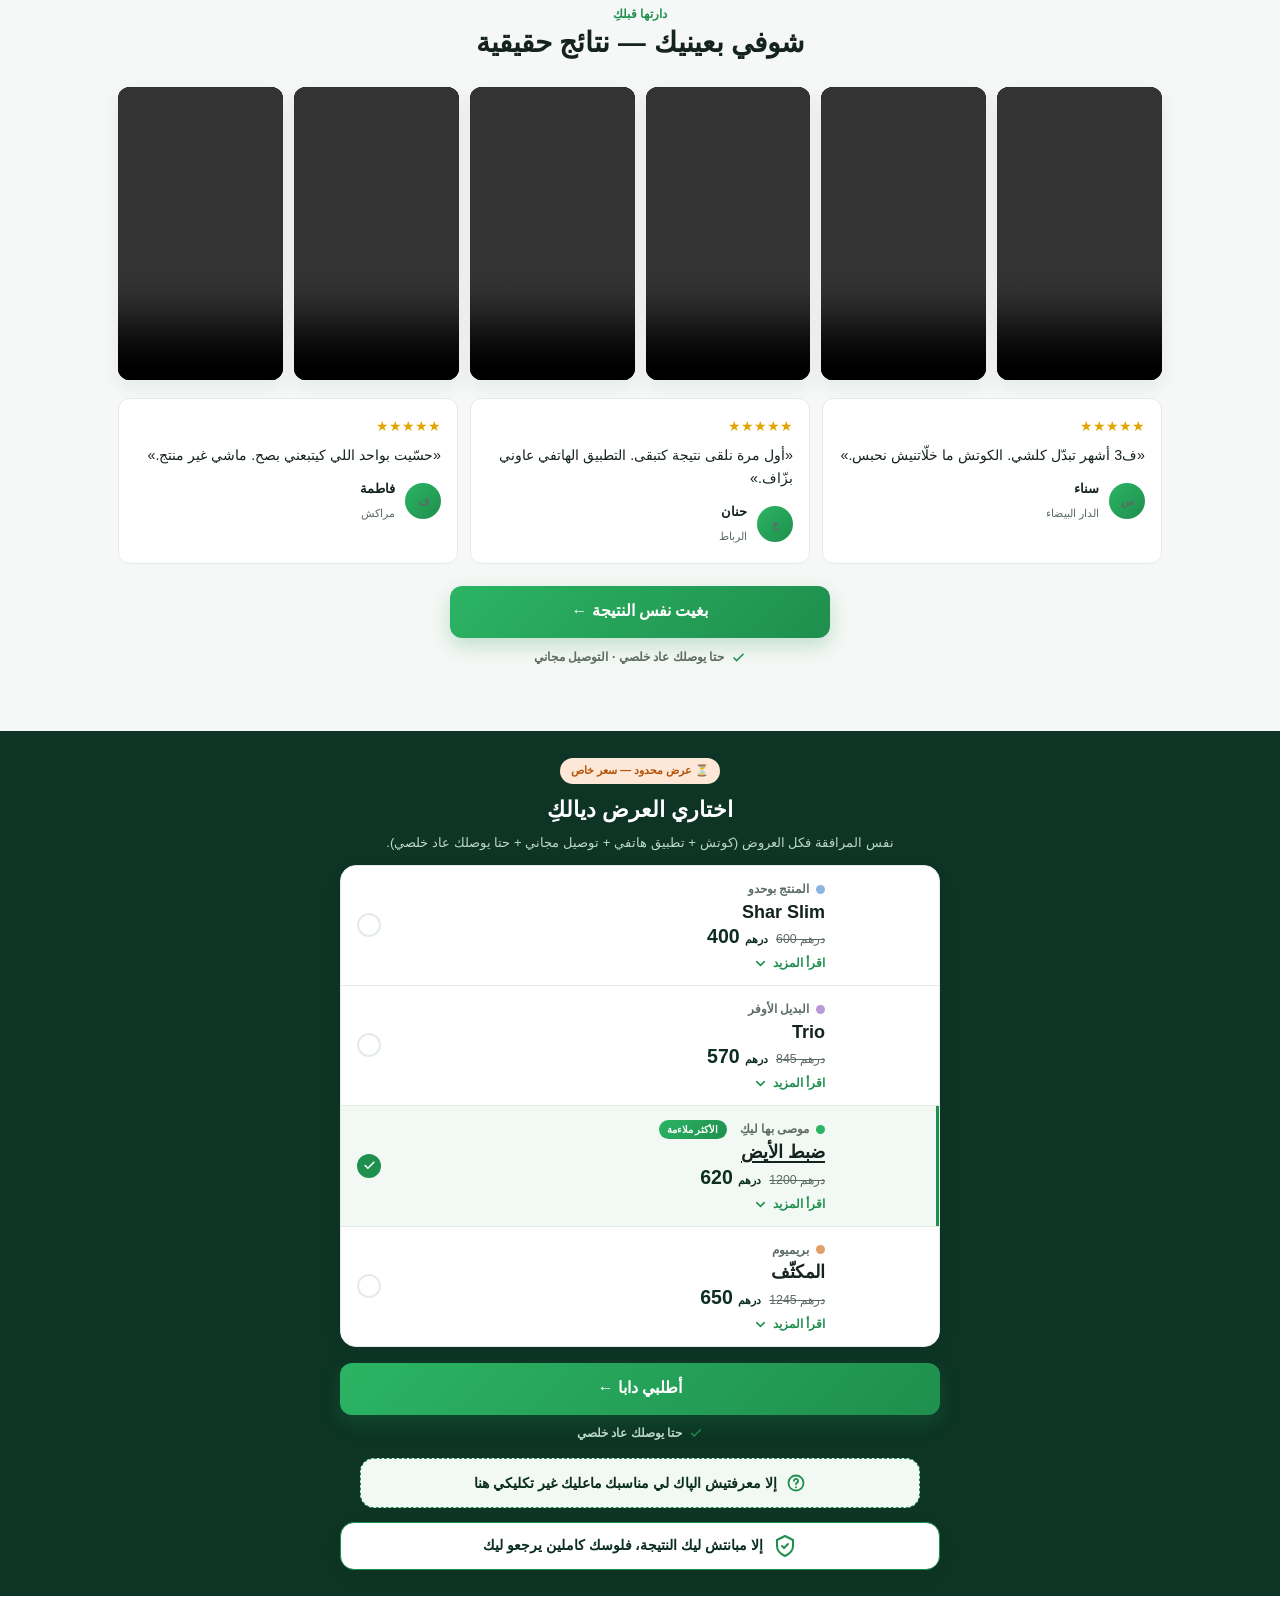
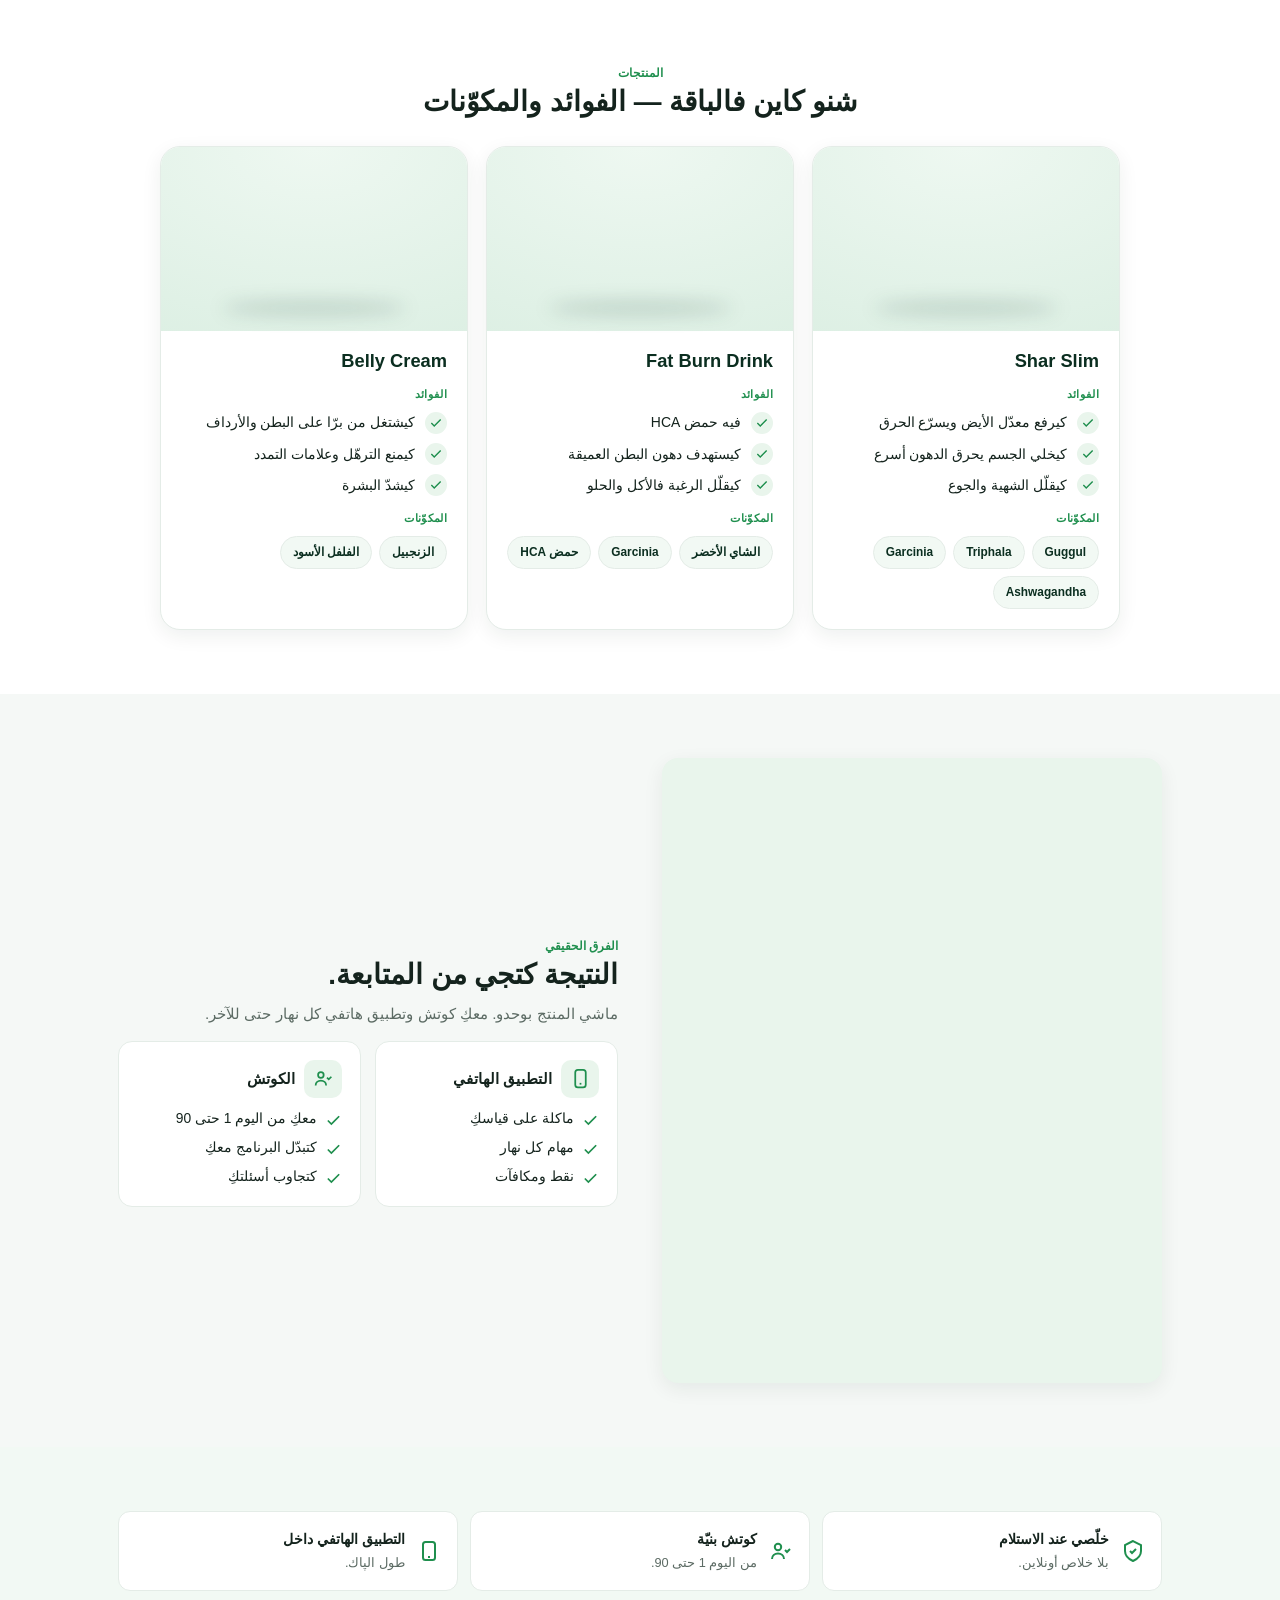
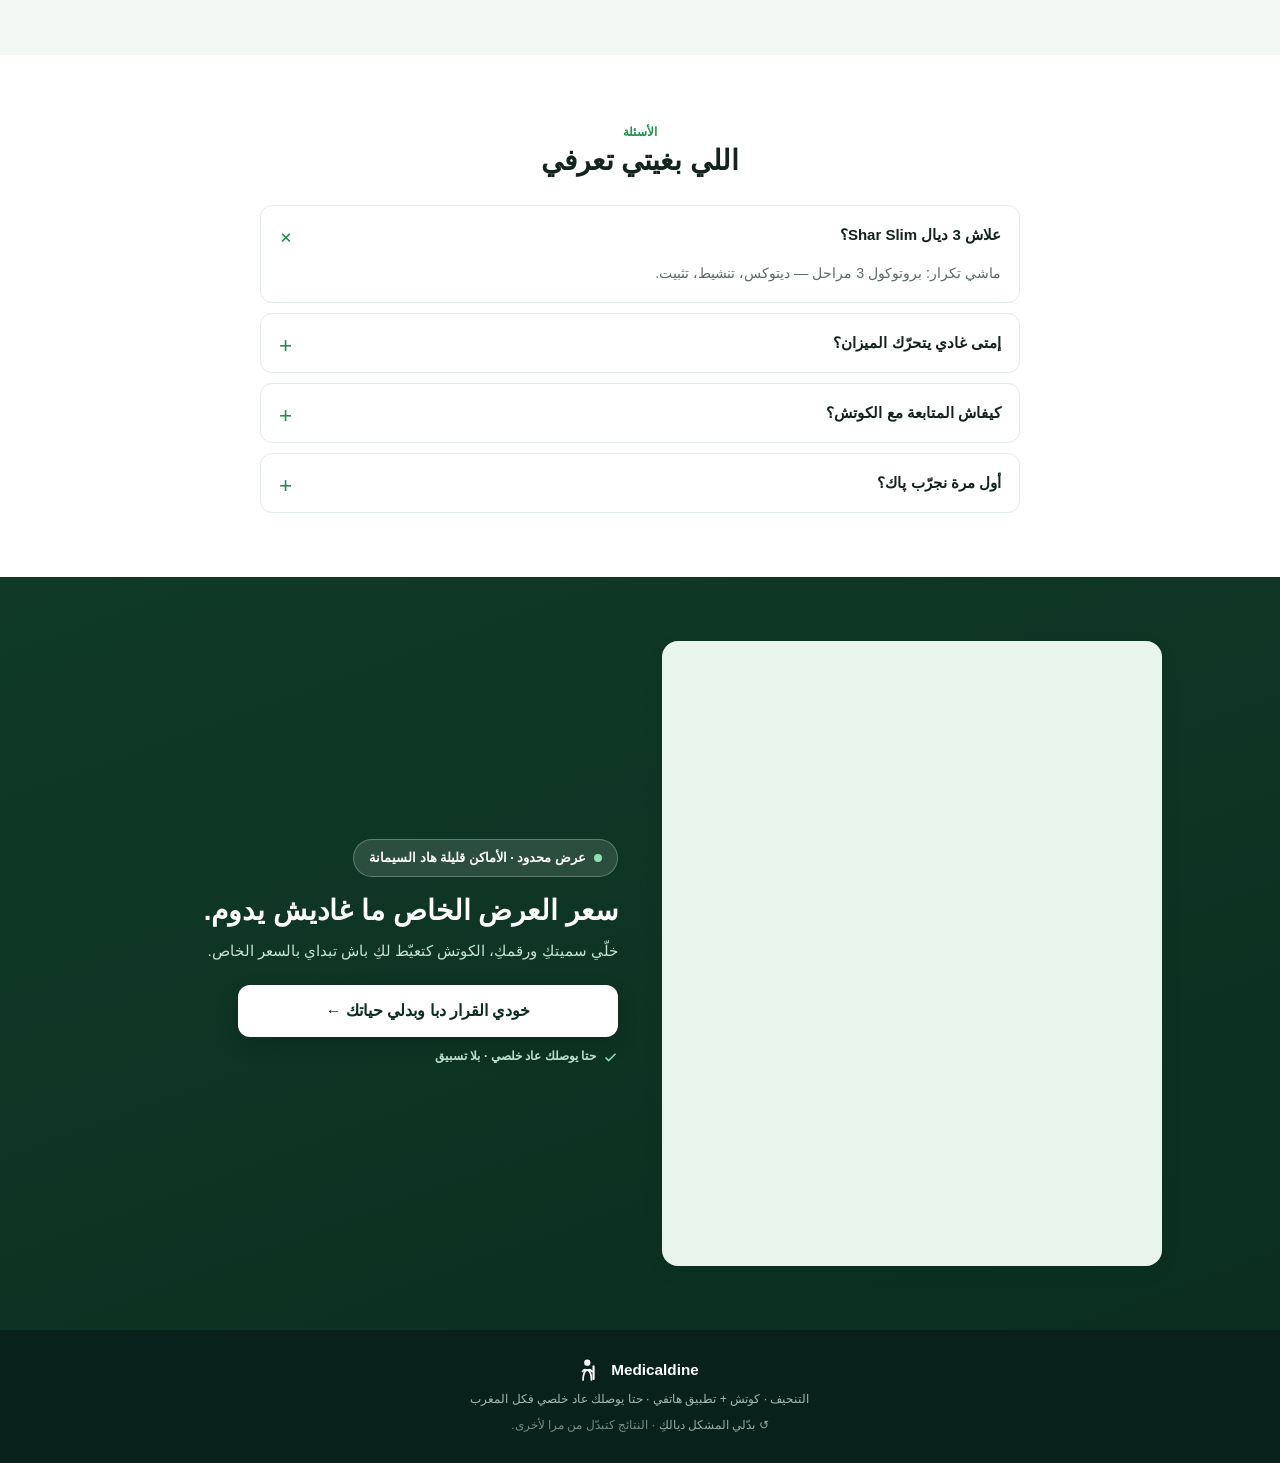
<file: p-metabolisme.html>
<!DOCTYPE html>
<html lang="ar" dir="rtl">
<head>
<meta charset="UTF-8">
<meta name="viewport" content="width=device-width, initial-scale=1, viewport-fit=cover">
<title>پاك إعادة ضبط الأيض — Medicaldine</title>
<meta name="theme-color" content="#1f8f4e">
<!-- Meta Pixel Code -->
<script>
!function(f,b,e,v,n,t,s)
{if(f.fbq)return;n=f.fbq=function(){n.callMethod?
n.callMethod.apply(n,arguments):n.queue.push(arguments)};
if(!f._fbq)f._fbq=n;n.push=n;n.loaded=!0;n.version='2.0';
n.queue=[];t=b.createElement(e);t.async=!0;
t.src=v;s=b.getElementsByTagName(e)[0];
s.parentNode.insertBefore(t,s)}(window, document,'script',
'https://connect.facebook.net/en_US/fbevents.js');
fbq('init', '1338142448259106');
fbq('track', 'PageView');
</script>
<noscript><img height="1" width="1" style="display:none"
src="https://www.facebook.com/tr?id=1338142448259106&ev=PageView&noscript=1"
/></noscript>
<!-- End Meta Pixel Code -->
<link rel="preconnect" href="https://medicaldine.ma"><link rel="preconnect" href="https://hercules-cdn.com">
<link rel="stylesheet" href="styles.css?v=876931c6">
</head>
<body class="has-mcta">

<header><div class="wrap nav" style="justify-content:center">
  <a href="index.html" class="logo"><svg viewBox="0 0 44 42" fill="none"><circle cx="12" cy="7" r="6" fill="currentColor"/><path d="M4 40c0-9 2-16 7-19-3-1-6 0-8 3M20 40c0-9-2-16-7-19 3-1 6 0 8 3" stroke="currentColor" stroke-width="3.4" stroke-linecap="round"/><rect x="22" y="12" width="4" height="28" rx="2" fill="currentColor"/></svg>Medicaldine</a>
</div></header>

<section class="hero"><div class="wrap"><div class="hero-grid">
  <div class="hero-photo"><img src="img/pack-nature.jpg" alt="" width="700" height="700" fetchpriority="high"></div>
  <div class="hero-txt">
    <span class="eyebrow">الحرق البطيء · 3 أشهر</span>
    <h1>كتاكلي غير شوية… <span>ولكن مكتنقصيش؟</span></h1>
    <p class="sub">برنامج لمدة 3 أشهر كيساعد ينشط الحرق ويعاون الجسم يبدا يحرق الدهون بشكل أفضل، مع كوتش خاصة وتطبيق هاتفي كيتابع معاك يومياً.</p>
    <div class="trust-row"><span class="chip"><svg viewBox="0 0 24 24" fill="none" stroke="currentColor" stroke-width="2.4"><path d="M20 6 9 17l-5-5"/></svg> حتا يوصلك عاد خلصي</span><span class="chip"><svg viewBox="0 0 24 24" fill="none" stroke="currentColor" stroke-width="2.4"><path d="M20 6 9 17l-5-5"/></svg> التوصيل مجاني</span><span class="chip"><svg viewBox="0 0 24 24" fill="none" stroke="currentColor" stroke-width="2.4"><path d="M20 6 9 17l-5-5"/></svg> كوتش + تطبيق هاتفي</span></div>
    <div class="rating"><span class="stars">★★★★★</span> 4,8/5 · أكثر من 2300 مرا</div>
  </div>
</div></div></section>

<section class="bg-white"><div class="wrap media">
  <div class="m-img"><img src="img/sport-selfie.jpg" alt="" loading="lazy"></div>
  <div>
    <h2>كتديري كلشي مزيان… والميزان ما كيتحرّك.</h2>
    <ul class="check-list"><li><svg viewBox="0 0 24 24" fill="none" stroke="currentColor" stroke-width="2.4"><path d="M20 6 9 17l-5-5"/></svg> كتاكلي شوية وكتحركي وما كتنقصيش</li><li><svg viewBox="0 0 24 24" fill="none" stroke="currentColor" stroke-width="2.4"><path d="M20 6 9 17l-5-5"/></svg> كتحسي بالنفخة واحتباس الماء</li><li><svg viewBox="0 0 24 24" fill="none" stroke="currentColor" stroke-width="2.4"><path d="M20 6 9 17l-5-5"/></svg> بحال جسمكِ كيخزّن كلشي</li></ul>
  </div>
</div></section>

<section class="bg-paper" id="temoignages"><div class="wrap">
  <div class="section-head center"><span class="eyebrow">دارتها قبلكِ</span><h2>شوفي بعينيك — نتائج حقيقية</h2></div>
  <div class="video-grid"><div class="vcard"><video src="https://hercules-cdn.com/file_FASAhalsgPLLg1ElwjhV9zJK#t=0.1" controls preload="metadata" playsinline></video></div><div class="vcard"><video src="https://hercules-cdn.com/file_1VFLouS1vL1zg4wNRny8quR6#t=0.1" controls preload="metadata" playsinline></video></div><div class="vcard"><video src="https://hercules-cdn.com/file_qrR12d9LzjSlIjiSPc93suGt#t=0.1" controls preload="metadata" playsinline></video></div><div class="vcard"><video src="https://hercules-cdn.com/file_wztPMmOhoNeUh25DnfRaJ5sR#t=0.1" controls preload="metadata" playsinline></video></div><div class="vcard"><video src="https://hercules-cdn.com/file_Wed1TKl1HzpdDYy9LZUGYFNX#t=0.1" controls preload="metadata" playsinline></video></div><div class="vcard"><video src="https://hercules-cdn.com/file_InvNrKy7YloPru2eCg4Fkkj1#t=0.1" controls preload="metadata" playsinline></video></div></div>
  <div class="testi-row">
    <div class="testi"><div class="stars">★★★★★</div><p>«ف3 أشهر تبدّل كلشي. الكوتش ما خلّاتنيش نحبس.»</p><div class="who"><span class="av">س</span><div><b>سناء</b><span>الدار البيضاء</span></div></div></div>
    <div class="testi"><div class="stars">★★★★★</div><p>«أول مرة نلقى نتيجة كتبقى. التطبيق الهاتفي عاوني بزّاف.»</p><div class="who"><span class="av">ح</span><div><b>حنان</b><span>الرباط</span></div></div></div>
    <div class="testi"><div class="stars">★★★★★</div><p>«حسّيت بواحد اللي كيتبعني بصح. ماشي غير منتج.»</p><div class="who"><span class="av">ف</span><div><b>فاطمة</b><span>مراكش</span></div></div></div>
  </div>
  <div class="cta"><a href="#offres" class="btn">بغيت نفس النتيجة ←</a>
    <div class="ctv"><svg viewBox="0 0 24 24" fill="none" stroke="currentColor" stroke-width="2.4"><path d="M20 6 9 17l-5-5"/></svg> حتا يوصلك عاد خلصي · التوصيل مجاني</div></div>
</div></section>

<section class="bg-mint" id="offres"><div class="wrap">
  <div class="section-head center maxw">
    <span class="oto-pill">⏳ عرض محدود — سعر خاص</span>
    <h2 style="margin-top:12px">اختاري العرض ديالكِ</h2>
    <p class="lead" style="margin-top:8px">نفس المرافقة فكل العروض (كوتش + تطبيق هاتفي + توصيل مجاني + حتا يوصلك عاد خلصي).</p></div>
  <div class="tiers n4"><div class="tier" role="button" tabindex="0" aria-pressed="false" data-pack="الأيض — المنتج بوحدو (Shar Slim) — 400 درهم" data-products="img/prod-shar.png::1 × Shar Slim">
      <div class="tier-head">
        <div class="tier-imgs" data-count="1"><img src="img/prod-shar.png" alt="Shar Slim" loading="lazy"></div>
        <div class="tier-info">
          <span class="tier-tag"><i class="tdot"></i>المنتج بوحدو</span>
          <h3>Shar Slim</h3>
          <div class="tprice"><span class="told">600 درهم</span><span class="tnow">400 <small>درهم</small></span></div>
          <button class="tier-toggle" type="button"><span class="tt-label">اقرأ المزيد</span><svg viewBox="0 0 24 24" fill="none" stroke="currentColor" stroke-width="2.4" stroke-linecap="round" stroke-linejoin="round"><path d="M6 9l6 6 6-6"/></svg></button>
        </div>
        <span class="tier-radio" aria-hidden="true"><svg viewBox="0 0 24 24" fill="none" stroke="currentColor" stroke-width="3" stroke-linecap="round" stroke-linejoin="round"><path d="M20 6 9 17l-5-5"/></svg></span>
      </div>
      <div class="tier-more">
        <div class="tlabel">المنتجات</div>
        <ul class="tlist"><li class="prod"><img class="pthumb" src="img/prod-shar.png" alt="Shar Slim" loading="lazy"> <span>1 × Shar Slim</span></li></ul>
        <div class="tlabel">المزايا</div>
        <ul class="tlist"><li><svg viewBox="0 0 24 24" fill="none" stroke="currentColor" stroke-width="2.4"><path d="M20 6 9 17l-5-5"/></svg> توصيل مجاني</li><li><svg viewBox="0 0 24 24" fill="none" stroke="currentColor" stroke-width="2.4"><path d="M20 6 9 17l-5-5"/></svg> حتا يوصلك عاد خلصي</li></ul>
      </div>
    </div><div class="tier" role="button" tabindex="0" aria-pressed="false" data-pack="الأيض — Trio — 570 درهم" data-products="img/prod-shar.png::1 × Shar Slim~~img/prod-drink.png::1 × Fat Burn Drink~~img/prod-cream.png::1 × Belly Cream">
      <div class="tier-head">
        <div class="tier-imgs" data-count="1"><img src="img/pack-trio.png" alt="Trio" loading="lazy"></div>
        <div class="tier-info">
          <span class="tier-tag"><i class="tdot"></i>البديل الأوفر</span>
          <h3>Trio</h3>
          <div class="tprice"><span class="told">845 درهم</span><span class="tnow">570 <small>درهم</small></span></div>
          <button class="tier-toggle" type="button"><span class="tt-label">اقرأ المزيد</span><svg viewBox="0 0 24 24" fill="none" stroke="currentColor" stroke-width="2.4" stroke-linecap="round" stroke-linejoin="round"><path d="M6 9l6 6 6-6"/></svg></button>
        </div>
        <span class="tier-radio" aria-hidden="true"><svg viewBox="0 0 24 24" fill="none" stroke="currentColor" stroke-width="3" stroke-linecap="round" stroke-linejoin="round"><path d="M20 6 9 17l-5-5"/></svg></span>
      </div>
      <div class="tier-more">
        <div class="tlabel">المنتجات</div>
        <ul class="tlist"><li class="prod"><img class="pthumb" src="img/prod-shar.png" alt="Shar Slim" loading="lazy"> <span>1 × Shar Slim</span></li><li class="prod"><img class="pthumb" src="img/prod-drink.png" alt="Fat Burn Drink" loading="lazy"> <span>1 × Fat Burn Drink</span></li><li class="prod"><img class="pthumb" src="img/prod-cream.png" alt="Belly Cream" loading="lazy"> <span>1 × Belly Cream</span></li></ul>
        <div class="tlabel">المزايا</div>
        <ul class="tlist"><li><svg viewBox="0 0 24 24" fill="none" stroke="currentColor" stroke-width="2.4"><path d="M20 6 9 17l-5-5"/></svg> كوتش + تطبيق هاتفي</li><li><svg viewBox="0 0 24 24" fill="none" stroke="currentColor" stroke-width="2.4"><path d="M20 6 9 17l-5-5"/></svg> توصيل مجاني · حتا يوصلك عاد خلصي</li></ul>
      </div>
    </div><div class="tier reco sel" role="button" tabindex="0" aria-pressed="true" data-pack="الأيض — ضبط الأيض — 620 درهم" data-products="img/prod-shar.png::3 × Shar Slim">
      <div class="tier-head">
        <div class="tier-imgs" data-count="1"><img src="img/prod-shar.png" alt="ضبط الأيض" loading="lazy"></div>
        <div class="tier-info">
          <span class="tier-tag"><i class="tdot"></i>موصى بها ليكِ<span class="tier-hot">الأكثر ملاءمة</span></span>
          <h3>ضبط الأيض</h3>
          <div class="tprice"><span class="told">1200 درهم</span><span class="tnow">620 <small>درهم</small></span></div>
          <button class="tier-toggle" type="button"><span class="tt-label">اقرأ المزيد</span><svg viewBox="0 0 24 24" fill="none" stroke="currentColor" stroke-width="2.4" stroke-linecap="round" stroke-linejoin="round"><path d="M6 9l6 6 6-6"/></svg></button>
        </div>
        <span class="tier-radio" aria-hidden="true"><svg viewBox="0 0 24 24" fill="none" stroke="currentColor" stroke-width="3" stroke-linecap="round" stroke-linejoin="round"><path d="M20 6 9 17l-5-5"/></svg></span>
      </div>
      <div class="tier-more">
        <div class="tlabel">المنتجات</div>
        <ul class="tlist"><li class="prod"><img class="pthumb" src="img/prod-shar.png" alt="Shar Slim" loading="lazy"> <span>3 × Shar Slim</span></li></ul>
        <div class="tlabel">المزايا</div>
        <ul class="tlist"><li><svg viewBox="0 0 24 24" fill="none" stroke="currentColor" stroke-width="2.4"><path d="M20 6 9 17l-5-5"/></svg> مصمّمة لحالتكِ بالضبط</li><li><svg viewBox="0 0 24 24" fill="none" stroke="currentColor" stroke-width="2.4"><path d="M20 6 9 17l-5-5"/></svg> كوتش خاصة + تطبيق هاتفي</li><li><svg viewBox="0 0 24 24" fill="none" stroke="currentColor" stroke-width="2.4"><path d="M20 6 9 17l-5-5"/></svg> توصيل مجاني · حتا يوصلك عاد خلصي</li></ul>
      </div>
    </div><div class="tier" role="button" tabindex="0" aria-pressed="false" data-pack="الأيض — المكثّف — 650 درهم" data-products="img/prod-shar.png::2 × Shar Slim~~img/prod-drink.png::1 × Fat Burn Drink~~img/prod-cream.png::1 × Belly Cream">
      <div class="tier-head">
        <div class="tier-imgs" data-count="1"><img src="img/pack-trio.png" alt="المكثّف" loading="lazy"></div>
        <div class="tier-info">
          <span class="tier-tag"><i class="tdot"></i>بريميوم</span>
          <h3>المكثّف</h3>
          <div class="tprice"><span class="told">1245 درهم</span><span class="tnow">650 <small>درهم</small></span></div>
          <button class="tier-toggle" type="button"><span class="tt-label">اقرأ المزيد</span><svg viewBox="0 0 24 24" fill="none" stroke="currentColor" stroke-width="2.4" stroke-linecap="round" stroke-linejoin="round"><path d="M6 9l6 6 6-6"/></svg></button>
        </div>
        <span class="tier-radio" aria-hidden="true"><svg viewBox="0 0 24 24" fill="none" stroke="currentColor" stroke-width="3" stroke-linecap="round" stroke-linejoin="round"><path d="M20 6 9 17l-5-5"/></svg></span>
      </div>
      <div class="tier-more">
        <div class="tlabel">المنتجات</div>
        <ul class="tlist"><li class="prod"><img class="pthumb" src="img/prod-shar.png" alt="Shar Slim" loading="lazy"> <span>2 × Shar Slim</span></li><li class="prod"><img class="pthumb" src="img/prod-drink.png" alt="Fat Burn Drink" loading="lazy"> <span>1 × Fat Burn Drink</span></li><li class="prod"><img class="pthumb" src="img/prod-cream.png" alt="Belly Cream" loading="lazy"> <span>1 × Belly Cream</span></li></ul>
        <div class="tlabel">المزايا</div>
        <ul class="tlist"><li><svg viewBox="0 0 24 24" fill="none" stroke="currentColor" stroke-width="2.4"><path d="M20 6 9 17l-5-5"/></svg> أقصى وأسرع نتيجة</li><li><svg viewBox="0 0 24 24" fill="none" stroke="currentColor" stroke-width="2.4"><path d="M20 6 9 17l-5-5"/></svg> كوتش مكثّف + أولوية</li><li><svg viewBox="0 0 24 24" fill="none" stroke="currentColor" stroke-width="2.4"><path d="M20 6 9 17l-5-5"/></svg> توصيل مجاني · حتا يوصلك عاد خلصي</li></ul>
      </div>
    </div></div>
  <div class="tiers-cta">
    <button class="btn js-order-selected" type="button">أطلبي دابا ←</button>
    <div class="tctv"><svg viewBox="0 0 24 24" fill="none" stroke="currentColor" stroke-width="2.4"><path d="M20 6 9 17l-5-5"/></svg> حتا يوصلك عاد خلصي</div>
  </div>
  <div class="not-sure">
    <button class="js-open" data-pack="غير متأكدة — الأيض — الكوتش توجّهني" data-desc="المشكل ديالك: أيض بطيء وحرق ضعيف — كتاكلي شوية وما كتنقصيش. عمّري المعلومات ديالك وكوتشك غادي تختار ليك البروتوكول المناسب.">
      <svg viewBox="0 0 24 24" fill="none" stroke="currentColor" stroke-width="2.2" stroke-linecap="round" stroke-linejoin="round"><circle cx="12" cy="12" r="9"/><path d="M9.5 9.5a2.5 2.5 0 1 1 3.5 2.3c-.7.3-1 .8-1 1.7"/><path d="M12 17h.01"/></svg>
      إلا معرفتيش الپاك لي مناسبك ماعليك غير تكليكي هنا
    </button>
  </div>
  <div class="guarantee"><svg viewBox="0 0 24 24" fill="none" stroke="currentColor" stroke-width="2" stroke-linecap="round" stroke-linejoin="round"><path d="M12 2 4 6v6c0 5 3.5 8 8 10 4.5-2 8-5 8-10V6z"/><path d="M9 12l2 2 4-4"/></svg><span>إلا مبانتش ليك النتيجة، فلوسك كاملين يرجعو ليك</span></div>
</div></section>

<section class="bg-white" id="produits"><div class="wrap">
  <div class="section-head center"><span class="eyebrow">المنتجات</span><h2>شنو كاين فالباقة — الفوائد والمكوّنات</h2></div>
  <div class="pinfo-grid n3"><div class="pinfo">
      <div class="pinfo-media"><img src="img/prod-shar.png" alt="Shar Slim" loading="lazy"></div>
      <div class="pinfo-content">
        <h3>Shar Slim</h3>
        <div class="pinfo-label">الفوائد</div>
        <ul class="check-list"><li><svg viewBox="0 0 24 24" fill="none" stroke="currentColor" stroke-width="2.4"><path d="M20 6 9 17l-5-5"/></svg> كيرفع معدّل الأيض ويسرّع الحرق</li><li><svg viewBox="0 0 24 24" fill="none" stroke="currentColor" stroke-width="2.4"><path d="M20 6 9 17l-5-5"/></svg> كيخلي الجسم يحرق الدهون أسرع</li><li><svg viewBox="0 0 24 24" fill="none" stroke="currentColor" stroke-width="2.4"><path d="M20 6 9 17l-5-5"/></svg> كيقلّل الشهية والجوع</li></ul>
        <div class="pinfo-label">المكوّنات</div>
        <div class="ingredients"><span class="ing">Guggul</span><span class="ing">Triphala</span><span class="ing">Garcinia</span><span class="ing">Ashwagandha</span></div>
      </div>
    </div><div class="pinfo">
      <div class="pinfo-media"><img src="img/prod-drink.png" alt="Fat Burn Drink" loading="lazy"></div>
      <div class="pinfo-content">
        <h3>Fat Burn Drink</h3>
        <div class="pinfo-label">الفوائد</div>
        <ul class="check-list"><li><svg viewBox="0 0 24 24" fill="none" stroke="currentColor" stroke-width="2.4"><path d="M20 6 9 17l-5-5"/></svg> فيه حمض HCA</li><li><svg viewBox="0 0 24 24" fill="none" stroke="currentColor" stroke-width="2.4"><path d="M20 6 9 17l-5-5"/></svg> كيستهدف دهون البطن العميقة</li><li><svg viewBox="0 0 24 24" fill="none" stroke="currentColor" stroke-width="2.4"><path d="M20 6 9 17l-5-5"/></svg> كيقلّل الرغبة فالأكل والحلو</li></ul>
        <div class="pinfo-label">المكوّنات</div>
        <div class="ingredients"><span class="ing">الشاي الأخضر</span><span class="ing">Garcinia</span><span class="ing">حمض HCA</span></div>
      </div>
    </div><div class="pinfo">
      <div class="pinfo-media"><img src="img/prod-cream.png" alt="Belly Cream" loading="lazy"></div>
      <div class="pinfo-content">
        <h3>Belly Cream</h3>
        <div class="pinfo-label">الفوائد</div>
        <ul class="check-list"><li><svg viewBox="0 0 24 24" fill="none" stroke="currentColor" stroke-width="2.4"><path d="M20 6 9 17l-5-5"/></svg> كيشتغل من برّا على البطن والأرداف</li><li><svg viewBox="0 0 24 24" fill="none" stroke="currentColor" stroke-width="2.4"><path d="M20 6 9 17l-5-5"/></svg> كيمنع الترهّل وعلامات التمدد</li><li><svg viewBox="0 0 24 24" fill="none" stroke="currentColor" stroke-width="2.4"><path d="M20 6 9 17l-5-5"/></svg> كيشدّ البشرة</li></ul>
        <div class="pinfo-label">المكوّنات</div>
        <div class="ingredients"><span class="ing">الزنجبيل</span><span class="ing">الفلفل الأسود</span></div>
      </div>
    </div></div>
</div></section>

<section class="bg-paper"><div class="wrap media">
  <div class="m-img"><img src="img/cream-ingredients.jpg" alt="" loading="lazy"></div>
  <div>
    <span class="eyebrow">الفرق الحقيقي</span>
    <h2>النتيجة كتجي من المتابعة.</h2>
    <p class="lead" style="margin-top:10px">ماشي المنتج بوحدو. معكِ كوتش وتطبيق هاتفي كل نهار حتى للآخر.</p>
    <div class="value-cols">
      <div class="vbox"><div class="vh"><span class="vi"><svg viewBox="0 0 24 24" fill="none" stroke="currentColor" stroke-width="2"><rect x="6" y="2" width="12" height="20" rx="3"/><path d="M11 18h2"/></svg></span><h4>التطبيق الهاتفي</h4></div>
        <ul><li><svg viewBox="0 0 24 24" fill="none" stroke="currentColor" stroke-width="2.4"><path d="M20 6 9 17l-5-5"/></svg> ماكلة على قياسكِ</li><li><svg viewBox="0 0 24 24" fill="none" stroke="currentColor" stroke-width="2.4"><path d="M20 6 9 17l-5-5"/></svg> مهام كل نهار</li><li><svg viewBox="0 0 24 24" fill="none" stroke="currentColor" stroke-width="2.4"><path d="M20 6 9 17l-5-5"/></svg> نقط ومكافآت</li></ul></div>
      <div class="vbox"><div class="vh"><span class="vi"><svg viewBox="0 0 24 24" fill="none" stroke="currentColor" stroke-width="2"><circle cx="9" cy="8" r="3.2"/><path d="M3 20c0-3.3 2.7-5.5 6-5.5S15 16.7 15 20"/><path d="M16 11l2 2 3-3"/></svg></span><h4>الكوتش</h4></div>
        <ul><li><svg viewBox="0 0 24 24" fill="none" stroke="currentColor" stroke-width="2.4"><path d="M20 6 9 17l-5-5"/></svg> معكِ من اليوم 1 حتى 90</li><li><svg viewBox="0 0 24 24" fill="none" stroke="currentColor" stroke-width="2.4"><path d="M20 6 9 17l-5-5"/></svg> كتبدّل البرنامج معكِ</li><li><svg viewBox="0 0 24 24" fill="none" stroke="currentColor" stroke-width="2.4"><path d="M20 6 9 17l-5-5"/></svg> كتجاوب أسئلتكِ</li></ul></div>
    </div>
  </div>
</div></section>

<section class="bg-mint"><div class="wrap">
  <div class="reassure">
    <div class="r"><svg viewBox="0 0 24 24" fill="none" stroke="currentColor" stroke-width="2"><path d="M12 2 4 6v6c0 5 3.5 8 8 10 4.5-2 8-5 8-10V6z"/><path d="M9 12l2 2 4-4"/></svg><div><b>خلّصي عند الاستلام</b><span>بلا خلاص أونلاين.</span></div></div>
    <div class="r"><svg viewBox="0 0 24 24" fill="none" stroke="currentColor" stroke-width="2"><circle cx="9" cy="8" r="3.2"/><path d="M3 20c0-3.3 2.7-5.5 6-5.5S15 16.7 15 20"/><path d="M16 11l2 2 3-3"/></svg><div><b>كوتش بنيّة</b><span>من اليوم 1 حتى 90.</span></div></div>
    <div class="r"><svg viewBox="0 0 24 24" fill="none" stroke="currentColor" stroke-width="2"><rect x="6" y="3" width="12" height="18" rx="2.5"/><path d="M11 18h2"/></svg><div><b>التطبيق الهاتفي داخل</b><span>طول الپاك.</span></div></div>
  </div>
</div></section>

<section class="bg-white" id="faq"><div class="wrap">
  <div class="section-head center"><span class="eyebrow">الأسئلة</span><h2>اللي بغيتي تعرفي</h2></div>
  <div class="faq"><details open><summary>علاش 3 ديال Shar Slim؟</summary><div class="a">ماشي تكرار: بروتوكول 3 مراحل — ديتوكس، تنشيط، تثبيت.</div></details><details><summary>إمتى غادي يتحرّك الميزان؟</summary><div class="a">[ مدة واقعية — بلا وعد مضمون. ]</div></details><details><summary>كيفاش المتابعة مع الكوتش؟</summary><div class="a">من بعد الطلب، الكوتش كتعيّط لكِ وكتثبّتكِ فالتطبيق الهاتفي.</div></details><details><summary>أول مرة نجرّب پاك؟</summary><div class="a">الكوتش كتبدا معكِ من الصفر وتوجّهكِ خطوة بخطوة.</div></details></div>
</div></section>

<section class="bg-dark" id="reserver"><div class="wrap media">
  <div class="m-img"><img src="img/pack-nature.jpg" alt="" loading="lazy"></div>
  <div>
    <div class="urgency"><span class="pulse"></span> عرض محدود · الأماكن قليلة هاد السيمانة</div>
    <h2>سعر العرض الخاص ما غاديش يدوم.</h2>
    <p class="lead" style="margin-top:10px">خلّي سميتكِ ورقمكِ، الكوتش كتعيّط لكِ باش تبداي بالسعر الخاص.</p>
    <div class="cta" style="text-align:right"><a href="#offres" class="btn white">خودي القرار دبا وبدلي حياتك ←</a>
      <div class="ctv" style="justify-content:flex-start"><svg viewBox="0 0 24 24" fill="none" stroke="currentColor" stroke-width="2.4"><path d="M20 6 9 17l-5-5"/></svg> حتا يوصلك عاد خلصي · بلا تسبيق</div></div>
  </div>
</div></section>

<footer><div class="wrap">
  <a href="index.html" class="logo on-dark"><svg viewBox="0 0 44 42" fill="none"><circle cx="12" cy="7" r="6" fill="currentColor"/><path d="M4 40c0-9 2-16 7-19-3-1-6 0-8 3M20 40c0-9-2-16-7-19 3-1 6 0 8 3" stroke="currentColor" stroke-width="3.4" stroke-linecap="round"/><rect x="22" y="12" width="4" height="28" rx="2" fill="currentColor"/></svg>Medicaldine</a>
  <p>التنحيف · كوتش + تطبيق هاتفي · حتا يوصلك عاد خلصي فكل المغرب</p>
  <p style="margin-top:6px;opacity:.7"><a href="index.html">↺ بدّلي المشكل ديالكِ</a> · النتائج كتبدّل من مرا لأخرى.</p>
</div></footer>

<div class="mobile-cta">
  <a href="#offres" class="btn">خودي القرار دبا وبدلي حياتك ←</a>
  <div class="ctv"><svg viewBox="0 0 24 24" fill="none" stroke="currentColor" stroke-width="2.4"><path d="M20 6 9 17l-5-5"/></svg> حتا يوصلك عاد خلصي · التوصيل مجاني</div>
</div>

<div class="modal" id="modal" role="dialog" aria-modal="true">
  <div class="modal-ov js-close"></div>
  <div class="modal-card" id="modal-card">
    <button class="modal-close js-close" aria-label="إغلاق">✕</button>
    <div class="modal-head">
      <div class="k">حجزي الپاك ديالكِ</div>
      <p>خلّي معلوماتكِ، الكوتش كتعيّط لكِ. بلا خلاص أونلاين.</p>
      <div class="chosen"><svg viewBox="0 0 24 24" fill="none" stroke="currentColor" stroke-width="2"><path d="M3 8l9-5 9 5v8l-9 5-9-5z"/><path d="M3 8l9 5 9-5M12 13v8"/></svg><span>الباقة: <span id="chosen-pack">—</span></span></div>
      <div class="chosen-imgs" id="chosen-imgs"></div>
      <div class="chosen-desc" id="chosen-desc"></div>
    </div>
    <form id="lead-form" novalidate>
      <input type="hidden" id="pack-field" name="pack">
      <div class="field" id="field-probleme" style="display:none"><label for="f-probleme">شرحي لينا المشكل ديالك</label><textarea id="f-probleme" name="probleme" rows="3" placeholder="اكتبي شنو حاسة بيه ولا شنو المشكل ديالك…"></textarea></div>
      <div class="field"><label for="f-nom">السمية الكاملة</label><input id="f-nom" name="nom" type="text" autocomplete="name" placeholder="السمية ديالكِ" required><div class="err-msg">دخّلي السمية.</div></div>
      <div class="field"><label for="f-tel">الهاتف</label><input id="f-tel" name="tel" type="tel" inputmode="numeric" autocomplete="tel" placeholder="06 12 34 56 78" required style="direction:ltr;text-align:right"><div class="err-msg">رقم غير صحيح (06 / 07).</div></div>
      <div class="field"><label for="f-ville">المدينة</label><input id="f-ville" name="ville" type="text" autocomplete="address-level2" placeholder="المدينة ديالكِ" required><div class="err-msg">دخّلي المدينة.</div></div>
      <button type="submit" class="btn" style="width:100%;margin-top:18px">حجزي المكان ديالكِ ←</button>
      <div class="form-note"><svg viewBox="0 0 24 24" fill="none" stroke="currentColor" stroke-width="2"><rect x="4" y="10" width="16" height="11" rx="2"/><path d="M8 10V7a4 4 0 0 1 8 0v3"/></svg> معلوماتكِ تبقى سرية.</div>
    </form>
    <div class="modal-success">
      <div class="ok"><svg viewBox="0 0 24 24" fill="none" stroke="currentColor" stroke-width="2.5"><path d="M20 6 9 17l-5-5"/></svg></div>
      <h3>تسجّل الطلب، <span class="uname">عزيزتي</span>!</h3>
      <p style="color:var(--muted);margin-top:6px">الكوتش كتعيّط لكِ قريب. وجّدي أسئلتكِ 😊</p>
      <button class="btn white js-close" style="margin-top:16px">إغلاق</button>
    </div>
  </div>
</div>

<script src="app.js?v=f907425a"></script>
</body>
</html>
</file>
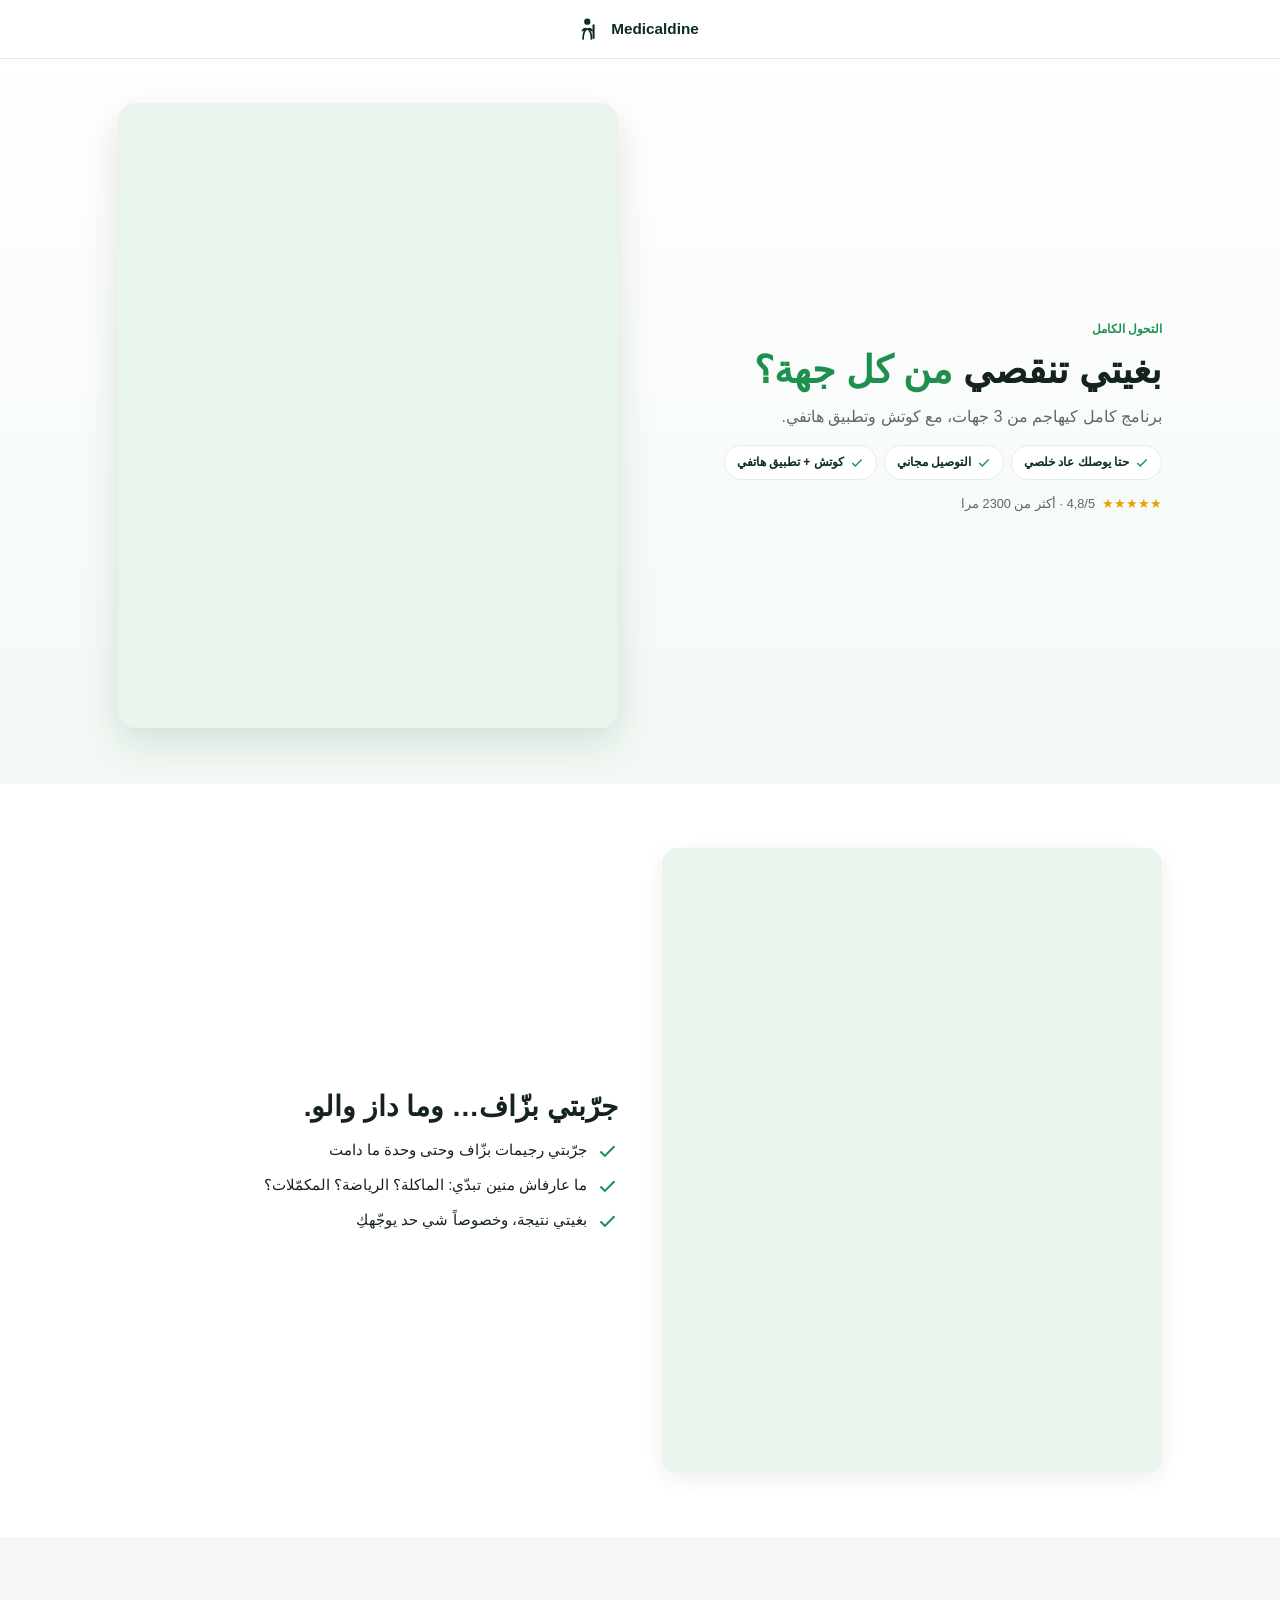
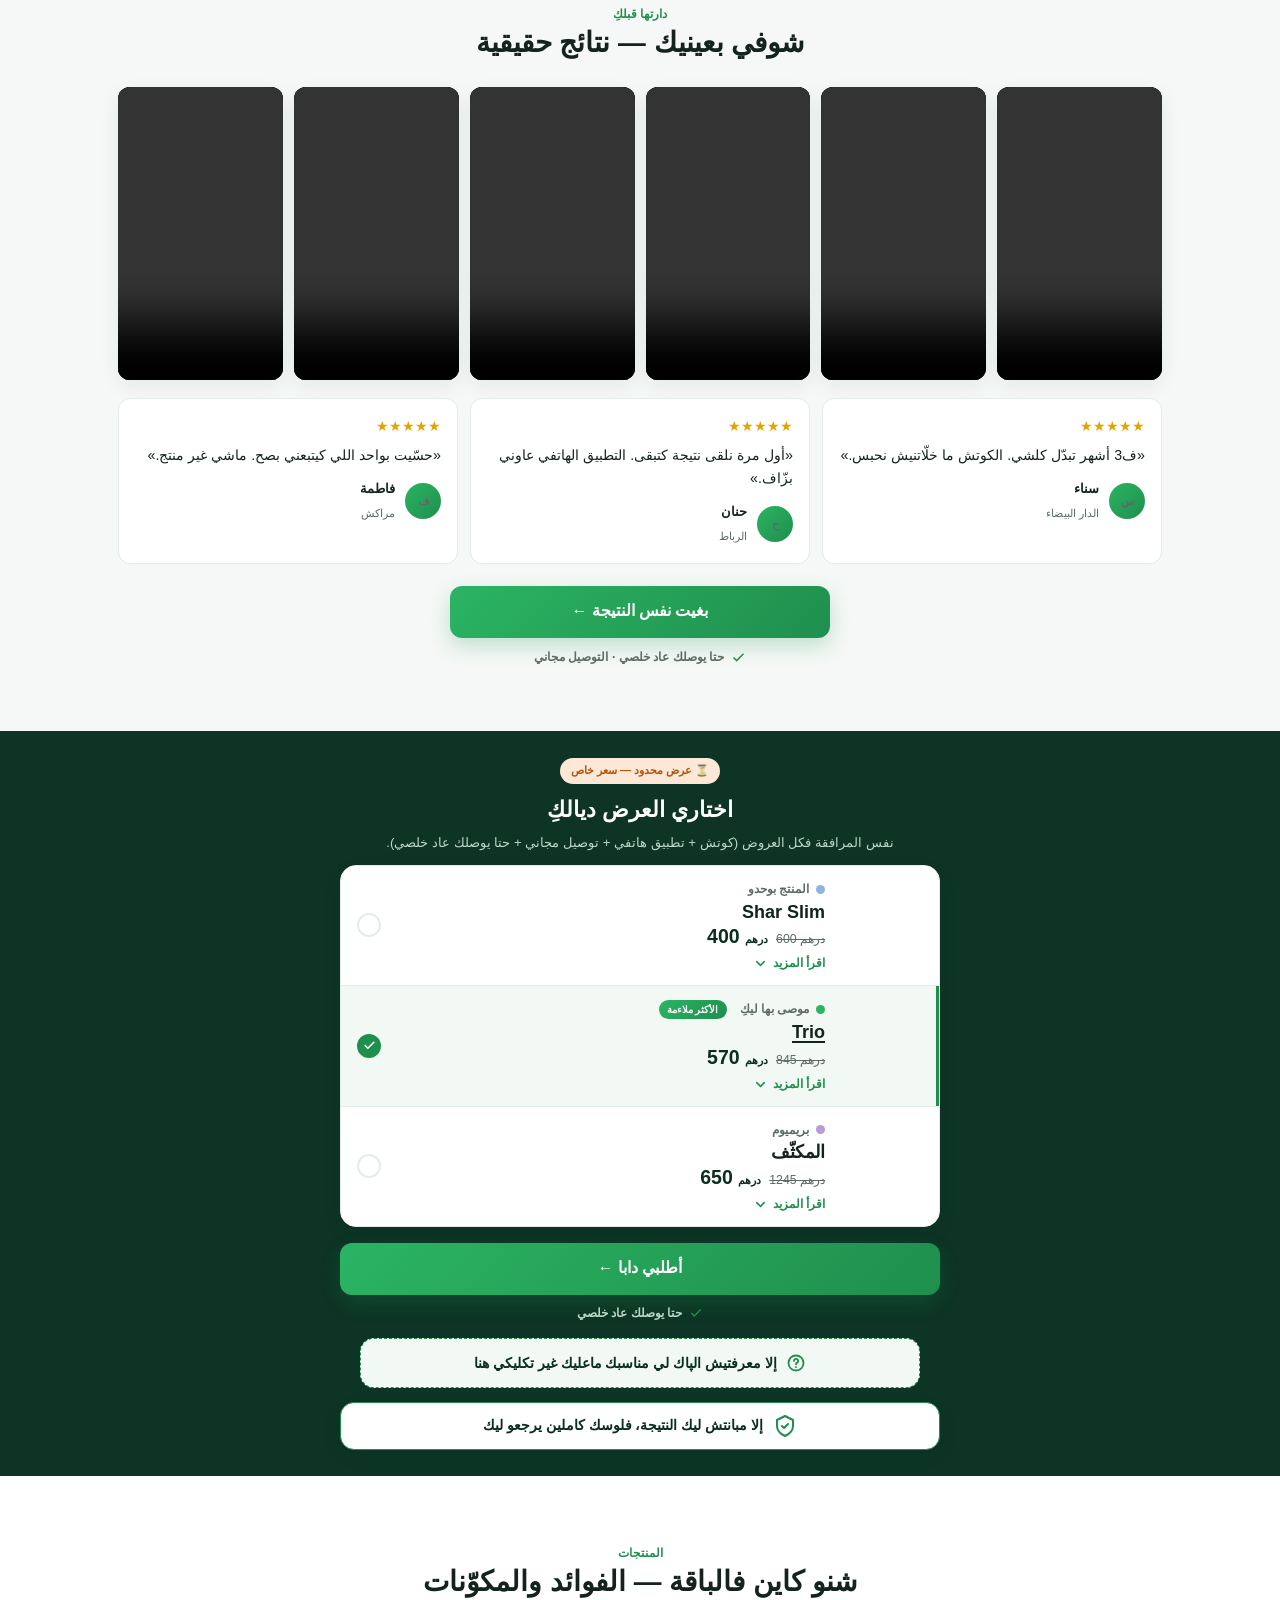
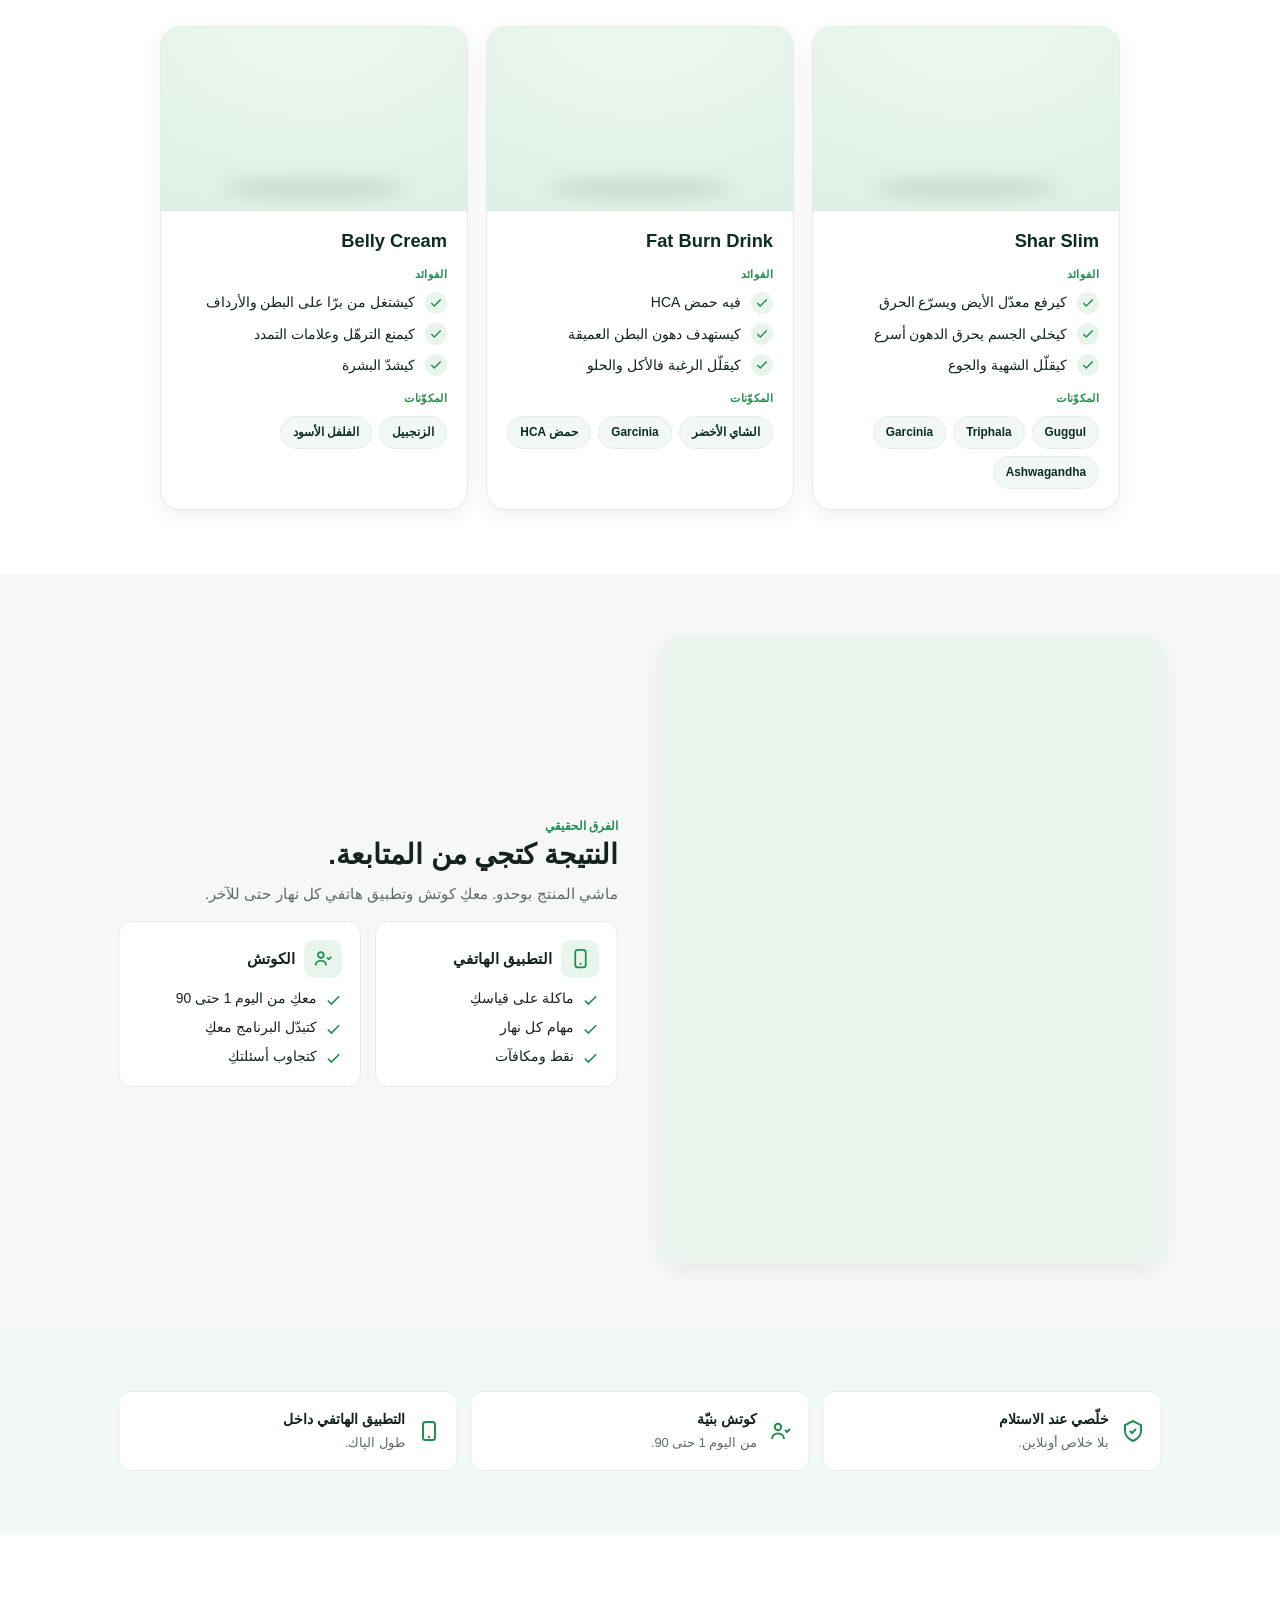
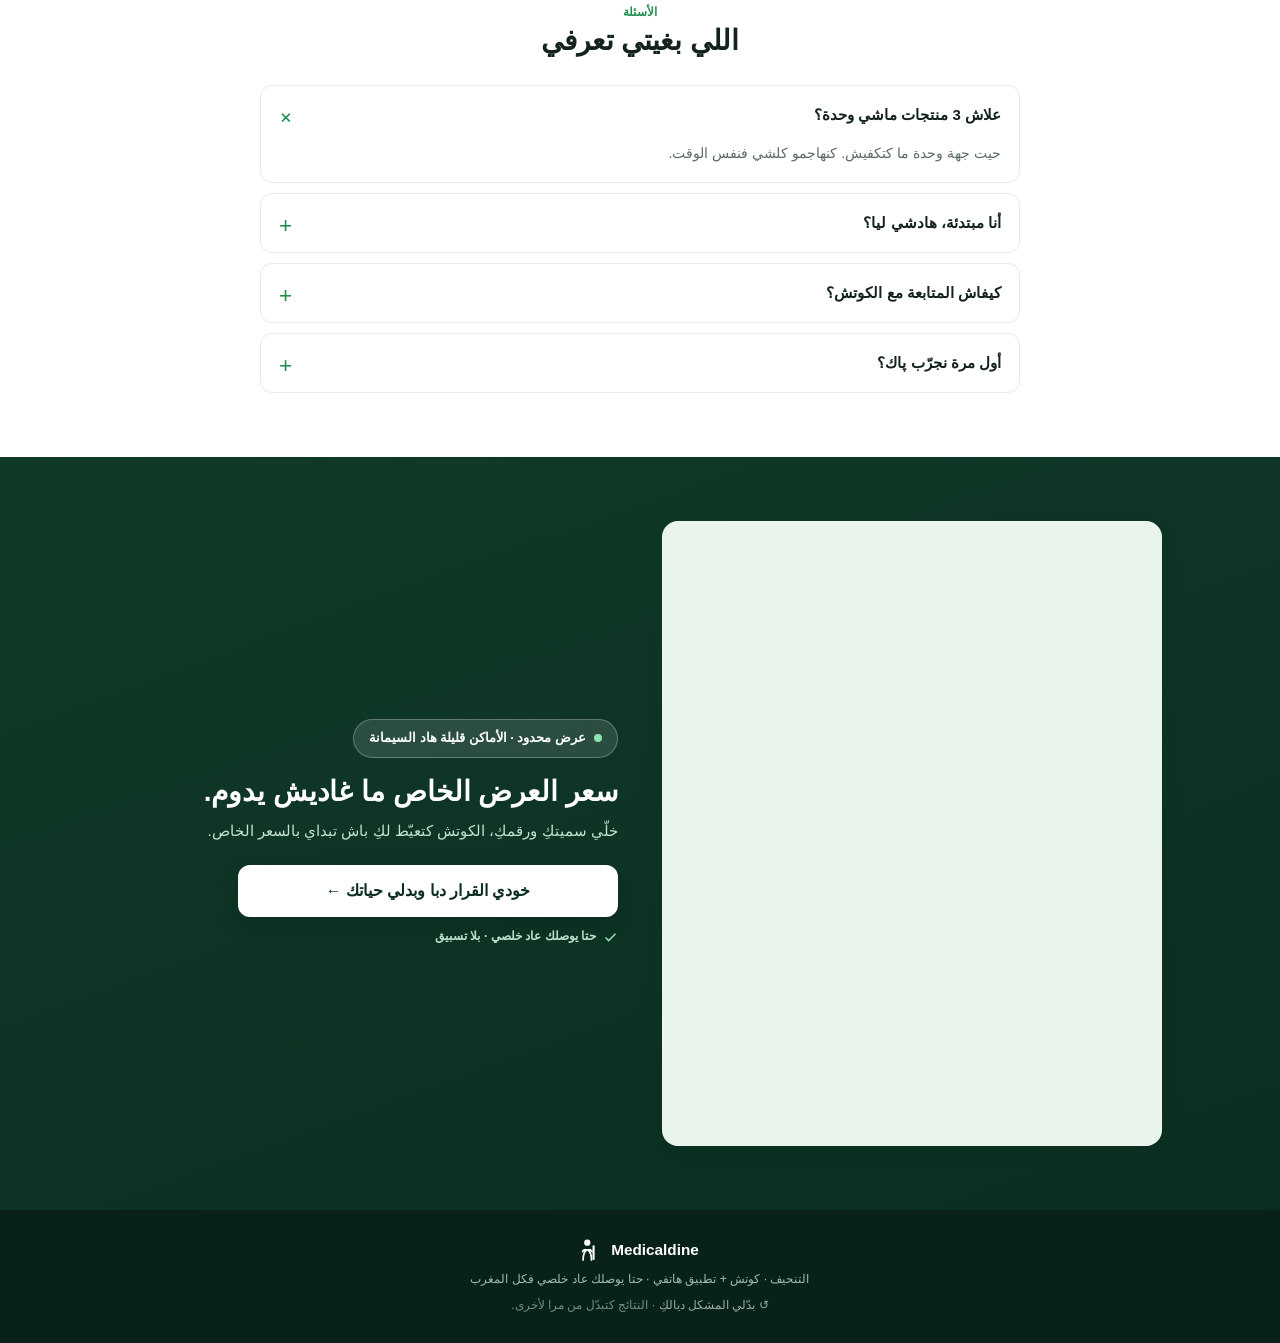
<file: p-transformation.html>
<!DOCTYPE html>
<html lang="ar" dir="rtl">
<head>
<meta charset="UTF-8">
<meta name="viewport" content="width=device-width, initial-scale=1, viewport-fit=cover">
<title>برنامج التحول الكامل — Medicaldine</title>
<meta name="theme-color" content="#1f8f4e">
<!-- Meta Pixel Code -->
<script>
!function(f,b,e,v,n,t,s)
{if(f.fbq)return;n=f.fbq=function(){n.callMethod?
n.callMethod.apply(n,arguments):n.queue.push(arguments)};
if(!f._fbq)f._fbq=n;n.push=n;n.loaded=!0;n.version='2.0';
n.queue=[];t=b.createElement(e);t.async=!0;
t.src=v;s=b.getElementsByTagName(e)[0];
s.parentNode.insertBefore(t,s)}(window, document,'script',
'https://connect.facebook.net/en_US/fbevents.js');
fbq('init', '1338142448259106');
fbq('track', 'PageView');
</script>
<noscript><img height="1" width="1" style="display:none"
src="https://www.facebook.com/tr?id=1338142448259106&ev=PageView&noscript=1"
/></noscript>
<!-- End Meta Pixel Code -->
<link rel="preconnect" href="https://medicaldine.ma"><link rel="preconnect" href="https://hercules-cdn.com">
<link rel="stylesheet" href="styles.css?v=876931c6">
</head>
<body class="has-mcta">

<header><div class="wrap nav" style="justify-content:center">
  <a href="index.html" class="logo"><svg viewBox="0 0 44 42" fill="none"><circle cx="12" cy="7" r="6" fill="currentColor"/><path d="M4 40c0-9 2-16 7-19-3-1-6 0-8 3M20 40c0-9-2-16-7-19 3-1 6 0 8 3" stroke="currentColor" stroke-width="3.4" stroke-linecap="round"/><rect x="22" y="12" width="4" height="28" rx="2" fill="currentColor"/></svg>Medicaldine</a>
</div></header>

<section class="hero"><div class="wrap"><div class="hero-grid">
  <div class="hero-photo"><img src="img/pack-nature.jpg" alt="" width="700" height="700" fetchpriority="high"></div>
  <div class="hero-txt">
    <span class="eyebrow">التحول الكامل</span>
    <h1>بغيتي تنقصي <span>من كل جهة؟</span></h1>
    <p class="sub">برنامج كامل كيهاجم من 3 جهات، مع كوتش وتطبيق هاتفي.</p>
    <div class="trust-row"><span class="chip"><svg viewBox="0 0 24 24" fill="none" stroke="currentColor" stroke-width="2.4"><path d="M20 6 9 17l-5-5"/></svg> حتا يوصلك عاد خلصي</span><span class="chip"><svg viewBox="0 0 24 24" fill="none" stroke="currentColor" stroke-width="2.4"><path d="M20 6 9 17l-5-5"/></svg> التوصيل مجاني</span><span class="chip"><svg viewBox="0 0 24 24" fill="none" stroke="currentColor" stroke-width="2.4"><path d="M20 6 9 17l-5-5"/></svg> كوتش + تطبيق هاتفي</span></div>
    <div class="rating"><span class="stars">★★★★★</span> 4,8/5 · أكثر من 2300 مرا</div>
  </div>
</div></div></section>

<section class="bg-white"><div class="wrap media">
  <div class="m-img"><img src="img/femme-riad.jpg" alt="" loading="lazy"></div>
  <div>
    <h2>جرّبتي بزّاف… وما داز والو.</h2>
    <ul class="check-list"><li><svg viewBox="0 0 24 24" fill="none" stroke="currentColor" stroke-width="2.4"><path d="M20 6 9 17l-5-5"/></svg> جرّبتي رجيمات بزّاف وحتى وحدة ما دامت</li><li><svg viewBox="0 0 24 24" fill="none" stroke="currentColor" stroke-width="2.4"><path d="M20 6 9 17l-5-5"/></svg> ما عارفاش منين تبدّي: الماكلة؟ الرياضة؟ المكمّلات؟</li><li><svg viewBox="0 0 24 24" fill="none" stroke="currentColor" stroke-width="2.4"><path d="M20 6 9 17l-5-5"/></svg> بغيتي نتيجة، وخصوصاً شي حد يوجّهكِ</li></ul>
  </div>
</div></section>

<section class="bg-paper" id="temoignages"><div class="wrap">
  <div class="section-head center"><span class="eyebrow">دارتها قبلكِ</span><h2>شوفي بعينيك — نتائج حقيقية</h2></div>
  <div class="video-grid"><div class="vcard"><video src="https://hercules-cdn.com/file_6XPSLk4vPr1f1O9xgx2mrC9W#t=0.1" controls preload="metadata" playsinline></video></div><div class="vcard"><video src="https://hercules-cdn.com/file_IkcJ6rBUwxbB2LXZXwp2eBKx#t=0.1" controls preload="metadata" playsinline></video></div><div class="vcard"><video src="https://hercules-cdn.com/file_jP07vw7gUMTux3nOgnB066HA#t=0.1" controls preload="metadata" playsinline></video></div><div class="vcard"><video src="https://hercules-cdn.com/file_qrR12d9LzjSlIjiSPc93suGt#t=0.1" controls preload="metadata" playsinline></video></div><div class="vcard"><video src="https://hercules-cdn.com/file_wztPMmOhoNeUh25DnfRaJ5sR#t=0.1" controls preload="metadata" playsinline></video></div><div class="vcard"><video src="https://hercules-cdn.com/file_Wed1TKl1HzpdDYy9LZUGYFNX#t=0.1" controls preload="metadata" playsinline></video></div></div>
  <div class="testi-row">
    <div class="testi"><div class="stars">★★★★★</div><p>«ف3 أشهر تبدّل كلشي. الكوتش ما خلّاتنيش نحبس.»</p><div class="who"><span class="av">س</span><div><b>سناء</b><span>الدار البيضاء</span></div></div></div>
    <div class="testi"><div class="stars">★★★★★</div><p>«أول مرة نلقى نتيجة كتبقى. التطبيق الهاتفي عاوني بزّاف.»</p><div class="who"><span class="av">ح</span><div><b>حنان</b><span>الرباط</span></div></div></div>
    <div class="testi"><div class="stars">★★★★★</div><p>«حسّيت بواحد اللي كيتبعني بصح. ماشي غير منتج.»</p><div class="who"><span class="av">ف</span><div><b>فاطمة</b><span>مراكش</span></div></div></div>
  </div>
  <div class="cta"><a href="#offres" class="btn">بغيت نفس النتيجة ←</a>
    <div class="ctv"><svg viewBox="0 0 24 24" fill="none" stroke="currentColor" stroke-width="2.4"><path d="M20 6 9 17l-5-5"/></svg> حتا يوصلك عاد خلصي · التوصيل مجاني</div></div>
</div></section>

<section class="bg-mint" id="offres"><div class="wrap">
  <div class="section-head center maxw">
    <span class="oto-pill">⏳ عرض محدود — سعر خاص</span>
    <h2 style="margin-top:12px">اختاري العرض ديالكِ</h2>
    <p class="lead" style="margin-top:8px">نفس المرافقة فكل العروض (كوتش + تطبيق هاتفي + توصيل مجاني + حتا يوصلك عاد خلصي).</p></div>
  <div class="tiers n3"><div class="tier" role="button" tabindex="0" aria-pressed="false" data-pack="التحول — المنتج بوحدو (Shar Slim) — 400 درهم" data-products="img/prod-shar.png::1 × Shar Slim">
      <div class="tier-head">
        <div class="tier-imgs" data-count="1"><img src="img/prod-shar.png" alt="Shar Slim" loading="lazy"></div>
        <div class="tier-info">
          <span class="tier-tag"><i class="tdot"></i>المنتج بوحدو</span>
          <h3>Shar Slim</h3>
          <div class="tprice"><span class="told">600 درهم</span><span class="tnow">400 <small>درهم</small></span></div>
          <button class="tier-toggle" type="button"><span class="tt-label">اقرأ المزيد</span><svg viewBox="0 0 24 24" fill="none" stroke="currentColor" stroke-width="2.4" stroke-linecap="round" stroke-linejoin="round"><path d="M6 9l6 6 6-6"/></svg></button>
        </div>
        <span class="tier-radio" aria-hidden="true"><svg viewBox="0 0 24 24" fill="none" stroke="currentColor" stroke-width="3" stroke-linecap="round" stroke-linejoin="round"><path d="M20 6 9 17l-5-5"/></svg></span>
      </div>
      <div class="tier-more">
        <div class="tlabel">المنتجات</div>
        <ul class="tlist"><li class="prod"><img class="pthumb" src="img/prod-shar.png" alt="Shar Slim" loading="lazy"> <span>1 × Shar Slim</span></li></ul>
        <div class="tlabel">المزايا</div>
        <ul class="tlist"><li><svg viewBox="0 0 24 24" fill="none" stroke="currentColor" stroke-width="2.4"><path d="M20 6 9 17l-5-5"/></svg> توصيل مجاني</li><li><svg viewBox="0 0 24 24" fill="none" stroke="currentColor" stroke-width="2.4"><path d="M20 6 9 17l-5-5"/></svg> حتا يوصلك عاد خلصي</li></ul>
      </div>
    </div><div class="tier reco sel" role="button" tabindex="0" aria-pressed="true" data-pack="التحول — Trio — 570 درهم" data-products="img/prod-shar.png::1 × Shar Slim~~img/prod-drink.png::1 × Fat Burn Drink~~img/prod-cream.png::1 × Belly Cream">
      <div class="tier-head">
        <div class="tier-imgs" data-count="1"><img src="img/pack-trio.png" alt="Trio" loading="lazy"></div>
        <div class="tier-info">
          <span class="tier-tag"><i class="tdot"></i>موصى بها ليكِ<span class="tier-hot">الأكثر ملاءمة</span></span>
          <h3>Trio</h3>
          <div class="tprice"><span class="told">845 درهم</span><span class="tnow">570 <small>درهم</small></span></div>
          <button class="tier-toggle" type="button"><span class="tt-label">اقرأ المزيد</span><svg viewBox="0 0 24 24" fill="none" stroke="currentColor" stroke-width="2.4" stroke-linecap="round" stroke-linejoin="round"><path d="M6 9l6 6 6-6"/></svg></button>
        </div>
        <span class="tier-radio" aria-hidden="true"><svg viewBox="0 0 24 24" fill="none" stroke="currentColor" stroke-width="3" stroke-linecap="round" stroke-linejoin="round"><path d="M20 6 9 17l-5-5"/></svg></span>
      </div>
      <div class="tier-more">
        <div class="tlabel">المنتجات</div>
        <ul class="tlist"><li class="prod"><img class="pthumb" src="img/prod-shar.png" alt="Shar Slim" loading="lazy"> <span>1 × Shar Slim</span></li><li class="prod"><img class="pthumb" src="img/prod-drink.png" alt="Fat Burn Drink" loading="lazy"> <span>1 × Fat Burn Drink</span></li><li class="prod"><img class="pthumb" src="img/prod-cream.png" alt="Belly Cream" loading="lazy"> <span>1 × Belly Cream</span></li></ul>
        <div class="tlabel">المزايا</div>
        <ul class="tlist"><li><svg viewBox="0 0 24 24" fill="none" stroke="currentColor" stroke-width="2.4"><path d="M20 6 9 17l-5-5"/></svg> مصمّمة لحالتكِ بالضبط</li><li><svg viewBox="0 0 24 24" fill="none" stroke="currentColor" stroke-width="2.4"><path d="M20 6 9 17l-5-5"/></svg> كوتش خاصة + تطبيق هاتفي</li><li><svg viewBox="0 0 24 24" fill="none" stroke="currentColor" stroke-width="2.4"><path d="M20 6 9 17l-5-5"/></svg> توصيل مجاني · حتا يوصلك عاد خلصي</li></ul>
      </div>
    </div><div class="tier" role="button" tabindex="0" aria-pressed="false" data-pack="التحول — المكثّف — 650 درهم" data-products="img/prod-shar.png::2 × Shar Slim~~img/prod-drink.png::1 × Fat Burn Drink~~img/prod-cream.png::1 × Belly Cream">
      <div class="tier-head">
        <div class="tier-imgs" data-count="1"><img src="img/pack-trio.png" alt="المكثّف" loading="lazy"></div>
        <div class="tier-info">
          <span class="tier-tag"><i class="tdot"></i>بريميوم</span>
          <h3>المكثّف</h3>
          <div class="tprice"><span class="told">1245 درهم</span><span class="tnow">650 <small>درهم</small></span></div>
          <button class="tier-toggle" type="button"><span class="tt-label">اقرأ المزيد</span><svg viewBox="0 0 24 24" fill="none" stroke="currentColor" stroke-width="2.4" stroke-linecap="round" stroke-linejoin="round"><path d="M6 9l6 6 6-6"/></svg></button>
        </div>
        <span class="tier-radio" aria-hidden="true"><svg viewBox="0 0 24 24" fill="none" stroke="currentColor" stroke-width="3" stroke-linecap="round" stroke-linejoin="round"><path d="M20 6 9 17l-5-5"/></svg></span>
      </div>
      <div class="tier-more">
        <div class="tlabel">المنتجات</div>
        <ul class="tlist"><li class="prod"><img class="pthumb" src="img/prod-shar.png" alt="Shar Slim" loading="lazy"> <span>2 × Shar Slim</span></li><li class="prod"><img class="pthumb" src="img/prod-drink.png" alt="Fat Burn Drink" loading="lazy"> <span>1 × Fat Burn Drink</span></li><li class="prod"><img class="pthumb" src="img/prod-cream.png" alt="Belly Cream" loading="lazy"> <span>1 × Belly Cream</span></li></ul>
        <div class="tlabel">المزايا</div>
        <ul class="tlist"><li><svg viewBox="0 0 24 24" fill="none" stroke="currentColor" stroke-width="2.4"><path d="M20 6 9 17l-5-5"/></svg> أقصى وأسرع نتيجة</li><li><svg viewBox="0 0 24 24" fill="none" stroke="currentColor" stroke-width="2.4"><path d="M20 6 9 17l-5-5"/></svg> كوتش مكثّف + أولوية</li><li><svg viewBox="0 0 24 24" fill="none" stroke="currentColor" stroke-width="2.4"><path d="M20 6 9 17l-5-5"/></svg> توصيل مجاني · حتا يوصلك عاد خلصي</li></ul>
      </div>
    </div></div>
  <div class="tiers-cta">
    <button class="btn js-order-selected" type="button">أطلبي دابا ←</button>
    <div class="tctv"><svg viewBox="0 0 24 24" fill="none" stroke="currentColor" stroke-width="2.4"><path d="M20 6 9 17l-5-5"/></svg> حتا يوصلك عاد خلصي</div>
  </div>
  <div class="not-sure">
    <button class="js-open" data-pack="غير متأكدة — التحول — الكوتش توجّهني" data-desc="المشكل ديالك: وزن زائد شامل وبغيتي تعالجي كلشي. عمّري المعلومات ديالك وكوتشك غادي توجّهك للپاك المناسب لحالتك.">
      <svg viewBox="0 0 24 24" fill="none" stroke="currentColor" stroke-width="2.2" stroke-linecap="round" stroke-linejoin="round"><circle cx="12" cy="12" r="9"/><path d="M9.5 9.5a2.5 2.5 0 1 1 3.5 2.3c-.7.3-1 .8-1 1.7"/><path d="M12 17h.01"/></svg>
      إلا معرفتيش الپاك لي مناسبك ماعليك غير تكليكي هنا
    </button>
  </div>
  <div class="guarantee"><svg viewBox="0 0 24 24" fill="none" stroke="currentColor" stroke-width="2" stroke-linecap="round" stroke-linejoin="round"><path d="M12 2 4 6v6c0 5 3.5 8 8 10 4.5-2 8-5 8-10V6z"/><path d="M9 12l2 2 4-4"/></svg><span>إلا مبانتش ليك النتيجة، فلوسك كاملين يرجعو ليك</span></div>
</div></section>

<section class="bg-white" id="produits"><div class="wrap">
  <div class="section-head center"><span class="eyebrow">المنتجات</span><h2>شنو كاين فالباقة — الفوائد والمكوّنات</h2></div>
  <div class="pinfo-grid n3"><div class="pinfo">
      <div class="pinfo-media"><img src="img/prod-shar.png" alt="Shar Slim" loading="lazy"></div>
      <div class="pinfo-content">
        <h3>Shar Slim</h3>
        <div class="pinfo-label">الفوائد</div>
        <ul class="check-list"><li><svg viewBox="0 0 24 24" fill="none" stroke="currentColor" stroke-width="2.4"><path d="M20 6 9 17l-5-5"/></svg> كيرفع معدّل الأيض ويسرّع الحرق</li><li><svg viewBox="0 0 24 24" fill="none" stroke="currentColor" stroke-width="2.4"><path d="M20 6 9 17l-5-5"/></svg> كيخلي الجسم يحرق الدهون أسرع</li><li><svg viewBox="0 0 24 24" fill="none" stroke="currentColor" stroke-width="2.4"><path d="M20 6 9 17l-5-5"/></svg> كيقلّل الشهية والجوع</li></ul>
        <div class="pinfo-label">المكوّنات</div>
        <div class="ingredients"><span class="ing">Guggul</span><span class="ing">Triphala</span><span class="ing">Garcinia</span><span class="ing">Ashwagandha</span></div>
      </div>
    </div><div class="pinfo">
      <div class="pinfo-media"><img src="img/prod-drink.png" alt="Fat Burn Drink" loading="lazy"></div>
      <div class="pinfo-content">
        <h3>Fat Burn Drink</h3>
        <div class="pinfo-label">الفوائد</div>
        <ul class="check-list"><li><svg viewBox="0 0 24 24" fill="none" stroke="currentColor" stroke-width="2.4"><path d="M20 6 9 17l-5-5"/></svg> فيه حمض HCA</li><li><svg viewBox="0 0 24 24" fill="none" stroke="currentColor" stroke-width="2.4"><path d="M20 6 9 17l-5-5"/></svg> كيستهدف دهون البطن العميقة</li><li><svg viewBox="0 0 24 24" fill="none" stroke="currentColor" stroke-width="2.4"><path d="M20 6 9 17l-5-5"/></svg> كيقلّل الرغبة فالأكل والحلو</li></ul>
        <div class="pinfo-label">المكوّنات</div>
        <div class="ingredients"><span class="ing">الشاي الأخضر</span><span class="ing">Garcinia</span><span class="ing">حمض HCA</span></div>
      </div>
    </div><div class="pinfo">
      <div class="pinfo-media"><img src="img/prod-cream.png" alt="Belly Cream" loading="lazy"></div>
      <div class="pinfo-content">
        <h3>Belly Cream</h3>
        <div class="pinfo-label">الفوائد</div>
        <ul class="check-list"><li><svg viewBox="0 0 24 24" fill="none" stroke="currentColor" stroke-width="2.4"><path d="M20 6 9 17l-5-5"/></svg> كيشتغل من برّا على البطن والأرداف</li><li><svg viewBox="0 0 24 24" fill="none" stroke="currentColor" stroke-width="2.4"><path d="M20 6 9 17l-5-5"/></svg> كيمنع الترهّل وعلامات التمدد</li><li><svg viewBox="0 0 24 24" fill="none" stroke="currentColor" stroke-width="2.4"><path d="M20 6 9 17l-5-5"/></svg> كيشدّ البشرة</li></ul>
        <div class="pinfo-label">المكوّنات</div>
        <div class="ingredients"><span class="ing">الزنجبيل</span><span class="ing">الفلفل الأسود</span></div>
      </div>
    </div></div>
</div></section>

<section class="bg-paper"><div class="wrap media">
  <div class="m-img"><img src="img/cream-drink.jpg" alt="" loading="lazy"></div>
  <div>
    <span class="eyebrow">الفرق الحقيقي</span>
    <h2>النتيجة كتجي من المتابعة.</h2>
    <p class="lead" style="margin-top:10px">ماشي المنتج بوحدو. معكِ كوتش وتطبيق هاتفي كل نهار حتى للآخر.</p>
    <div class="value-cols">
      <div class="vbox"><div class="vh"><span class="vi"><svg viewBox="0 0 24 24" fill="none" stroke="currentColor" stroke-width="2"><rect x="6" y="2" width="12" height="20" rx="3"/><path d="M11 18h2"/></svg></span><h4>التطبيق الهاتفي</h4></div>
        <ul><li><svg viewBox="0 0 24 24" fill="none" stroke="currentColor" stroke-width="2.4"><path d="M20 6 9 17l-5-5"/></svg> ماكلة على قياسكِ</li><li><svg viewBox="0 0 24 24" fill="none" stroke="currentColor" stroke-width="2.4"><path d="M20 6 9 17l-5-5"/></svg> مهام كل نهار</li><li><svg viewBox="0 0 24 24" fill="none" stroke="currentColor" stroke-width="2.4"><path d="M20 6 9 17l-5-5"/></svg> نقط ومكافآت</li></ul></div>
      <div class="vbox"><div class="vh"><span class="vi"><svg viewBox="0 0 24 24" fill="none" stroke="currentColor" stroke-width="2"><circle cx="9" cy="8" r="3.2"/><path d="M3 20c0-3.3 2.7-5.5 6-5.5S15 16.7 15 20"/><path d="M16 11l2 2 3-3"/></svg></span><h4>الكوتش</h4></div>
        <ul><li><svg viewBox="0 0 24 24" fill="none" stroke="currentColor" stroke-width="2.4"><path d="M20 6 9 17l-5-5"/></svg> معكِ من اليوم 1 حتى 90</li><li><svg viewBox="0 0 24 24" fill="none" stroke="currentColor" stroke-width="2.4"><path d="M20 6 9 17l-5-5"/></svg> كتبدّل البرنامج معكِ</li><li><svg viewBox="0 0 24 24" fill="none" stroke="currentColor" stroke-width="2.4"><path d="M20 6 9 17l-5-5"/></svg> كتجاوب أسئلتكِ</li></ul></div>
    </div>
  </div>
</div></section>

<section class="bg-mint"><div class="wrap">
  <div class="reassure">
    <div class="r"><svg viewBox="0 0 24 24" fill="none" stroke="currentColor" stroke-width="2"><path d="M12 2 4 6v6c0 5 3.5 8 8 10 4.5-2 8-5 8-10V6z"/><path d="M9 12l2 2 4-4"/></svg><div><b>خلّصي عند الاستلام</b><span>بلا خلاص أونلاين.</span></div></div>
    <div class="r"><svg viewBox="0 0 24 24" fill="none" stroke="currentColor" stroke-width="2"><circle cx="9" cy="8" r="3.2"/><path d="M3 20c0-3.3 2.7-5.5 6-5.5S15 16.7 15 20"/><path d="M16 11l2 2 3-3"/></svg><div><b>كوتش بنيّة</b><span>من اليوم 1 حتى 90.</span></div></div>
    <div class="r"><svg viewBox="0 0 24 24" fill="none" stroke="currentColor" stroke-width="2"><rect x="6" y="3" width="12" height="18" rx="2.5"/><path d="M11 18h2"/></svg><div><b>التطبيق الهاتفي داخل</b><span>طول الپاك.</span></div></div>
  </div>
</div></section>

<section class="bg-white" id="faq"><div class="wrap">
  <div class="section-head center"><span class="eyebrow">الأسئلة</span><h2>اللي بغيتي تعرفي</h2></div>
  <div class="faq"><details open><summary>علاش 3 منتجات ماشي وحدة؟</summary><div class="a">حيت جهة وحدة ما كتكفيش. كنهاجمو كلشي فنفس الوقت.</div></details><details><summary>أنا مبتدئة، هادشي ليا؟</summary><div class="a">أيّه، مصمّم ليكِ. الكوتش كتبدا من مستواكِ.</div></details><details><summary>كيفاش المتابعة مع الكوتش؟</summary><div class="a">من بعد الطلب، الكوتش كتعيّط لكِ وكتثبّتكِ فالتطبيق الهاتفي.</div></details><details><summary>أول مرة نجرّب پاك؟</summary><div class="a">الكوتش كتبدا معكِ من الصفر وتوجّهكِ خطوة بخطوة.</div></details></div>
</div></section>

<section class="bg-dark" id="reserver"><div class="wrap media">
  <div class="m-img"><img src="img/pack-nature.jpg" alt="" loading="lazy"></div>
  <div>
    <div class="urgency"><span class="pulse"></span> عرض محدود · الأماكن قليلة هاد السيمانة</div>
    <h2>سعر العرض الخاص ما غاديش يدوم.</h2>
    <p class="lead" style="margin-top:10px">خلّي سميتكِ ورقمكِ، الكوتش كتعيّط لكِ باش تبداي بالسعر الخاص.</p>
    <div class="cta" style="text-align:right"><a href="#offres" class="btn white">خودي القرار دبا وبدلي حياتك ←</a>
      <div class="ctv" style="justify-content:flex-start"><svg viewBox="0 0 24 24" fill="none" stroke="currentColor" stroke-width="2.4"><path d="M20 6 9 17l-5-5"/></svg> حتا يوصلك عاد خلصي · بلا تسبيق</div></div>
  </div>
</div></section>

<footer><div class="wrap">
  <a href="index.html" class="logo on-dark"><svg viewBox="0 0 44 42" fill="none"><circle cx="12" cy="7" r="6" fill="currentColor"/><path d="M4 40c0-9 2-16 7-19-3-1-6 0-8 3M20 40c0-9-2-16-7-19 3-1 6 0 8 3" stroke="currentColor" stroke-width="3.4" stroke-linecap="round"/><rect x="22" y="12" width="4" height="28" rx="2" fill="currentColor"/></svg>Medicaldine</a>
  <p>التنحيف · كوتش + تطبيق هاتفي · حتا يوصلك عاد خلصي فكل المغرب</p>
  <p style="margin-top:6px;opacity:.7"><a href="index.html">↺ بدّلي المشكل ديالكِ</a> · النتائج كتبدّل من مرا لأخرى.</p>
</div></footer>

<div class="mobile-cta">
  <a href="#offres" class="btn">خودي القرار دبا وبدلي حياتك ←</a>
  <div class="ctv"><svg viewBox="0 0 24 24" fill="none" stroke="currentColor" stroke-width="2.4"><path d="M20 6 9 17l-5-5"/></svg> حتا يوصلك عاد خلصي · التوصيل مجاني</div>
</div>

<div class="modal" id="modal" role="dialog" aria-modal="true">
  <div class="modal-ov js-close"></div>
  <div class="modal-card" id="modal-card">
    <button class="modal-close js-close" aria-label="إغلاق">✕</button>
    <div class="modal-head">
      <div class="k">حجزي الپاك ديالكِ</div>
      <p>خلّي معلوماتكِ، الكوتش كتعيّط لكِ. بلا خلاص أونلاين.</p>
      <div class="chosen"><svg viewBox="0 0 24 24" fill="none" stroke="currentColor" stroke-width="2"><path d="M3 8l9-5 9 5v8l-9 5-9-5z"/><path d="M3 8l9 5 9-5M12 13v8"/></svg><span>الباقة: <span id="chosen-pack">—</span></span></div>
      <div class="chosen-imgs" id="chosen-imgs"></div>
      <div class="chosen-desc" id="chosen-desc"></div>
    </div>
    <form id="lead-form" novalidate>
      <input type="hidden" id="pack-field" name="pack">
      <div class="field" id="field-probleme" style="display:none"><label for="f-probleme">شرحي لينا المشكل ديالك</label><textarea id="f-probleme" name="probleme" rows="3" placeholder="اكتبي شنو حاسة بيه ولا شنو المشكل ديالك…"></textarea></div>
      <div class="field"><label for="f-nom">السمية الكاملة</label><input id="f-nom" name="nom" type="text" autocomplete="name" placeholder="السمية ديالكِ" required><div class="err-msg">دخّلي السمية.</div></div>
      <div class="field"><label for="f-tel">الهاتف</label><input id="f-tel" name="tel" type="tel" inputmode="numeric" autocomplete="tel" placeholder="06 12 34 56 78" required style="direction:ltr;text-align:right"><div class="err-msg">رقم غير صحيح (06 / 07).</div></div>
      <div class="field"><label for="f-ville">المدينة</label><input id="f-ville" name="ville" type="text" autocomplete="address-level2" placeholder="المدينة ديالكِ" required><div class="err-msg">دخّلي المدينة.</div></div>
      <button type="submit" class="btn" style="width:100%;margin-top:18px">حجزي المكان ديالكِ ←</button>
      <div class="form-note"><svg viewBox="0 0 24 24" fill="none" stroke="currentColor" stroke-width="2"><rect x="4" y="10" width="16" height="11" rx="2"/><path d="M8 10V7a4 4 0 0 1 8 0v3"/></svg> معلوماتكِ تبقى سرية.</div>
    </form>
    <div class="modal-success">
      <div class="ok"><svg viewBox="0 0 24 24" fill="none" stroke="currentColor" stroke-width="2.5"><path d="M20 6 9 17l-5-5"/></svg></div>
      <h3>تسجّل الطلب، <span class="uname">عزيزتي</span>!</h3>
      <p style="color:var(--muted);margin-top:6px">الكوتش كتعيّط لكِ قريب. وجّدي أسئلتكِ 😊</p>
      <button class="btn white js-close" style="margin-top:16px">إغلاق</button>
    </div>
  </div>
</div>

<script src="app.js?v=f907425a"></script>
</body>
</html>
</file>
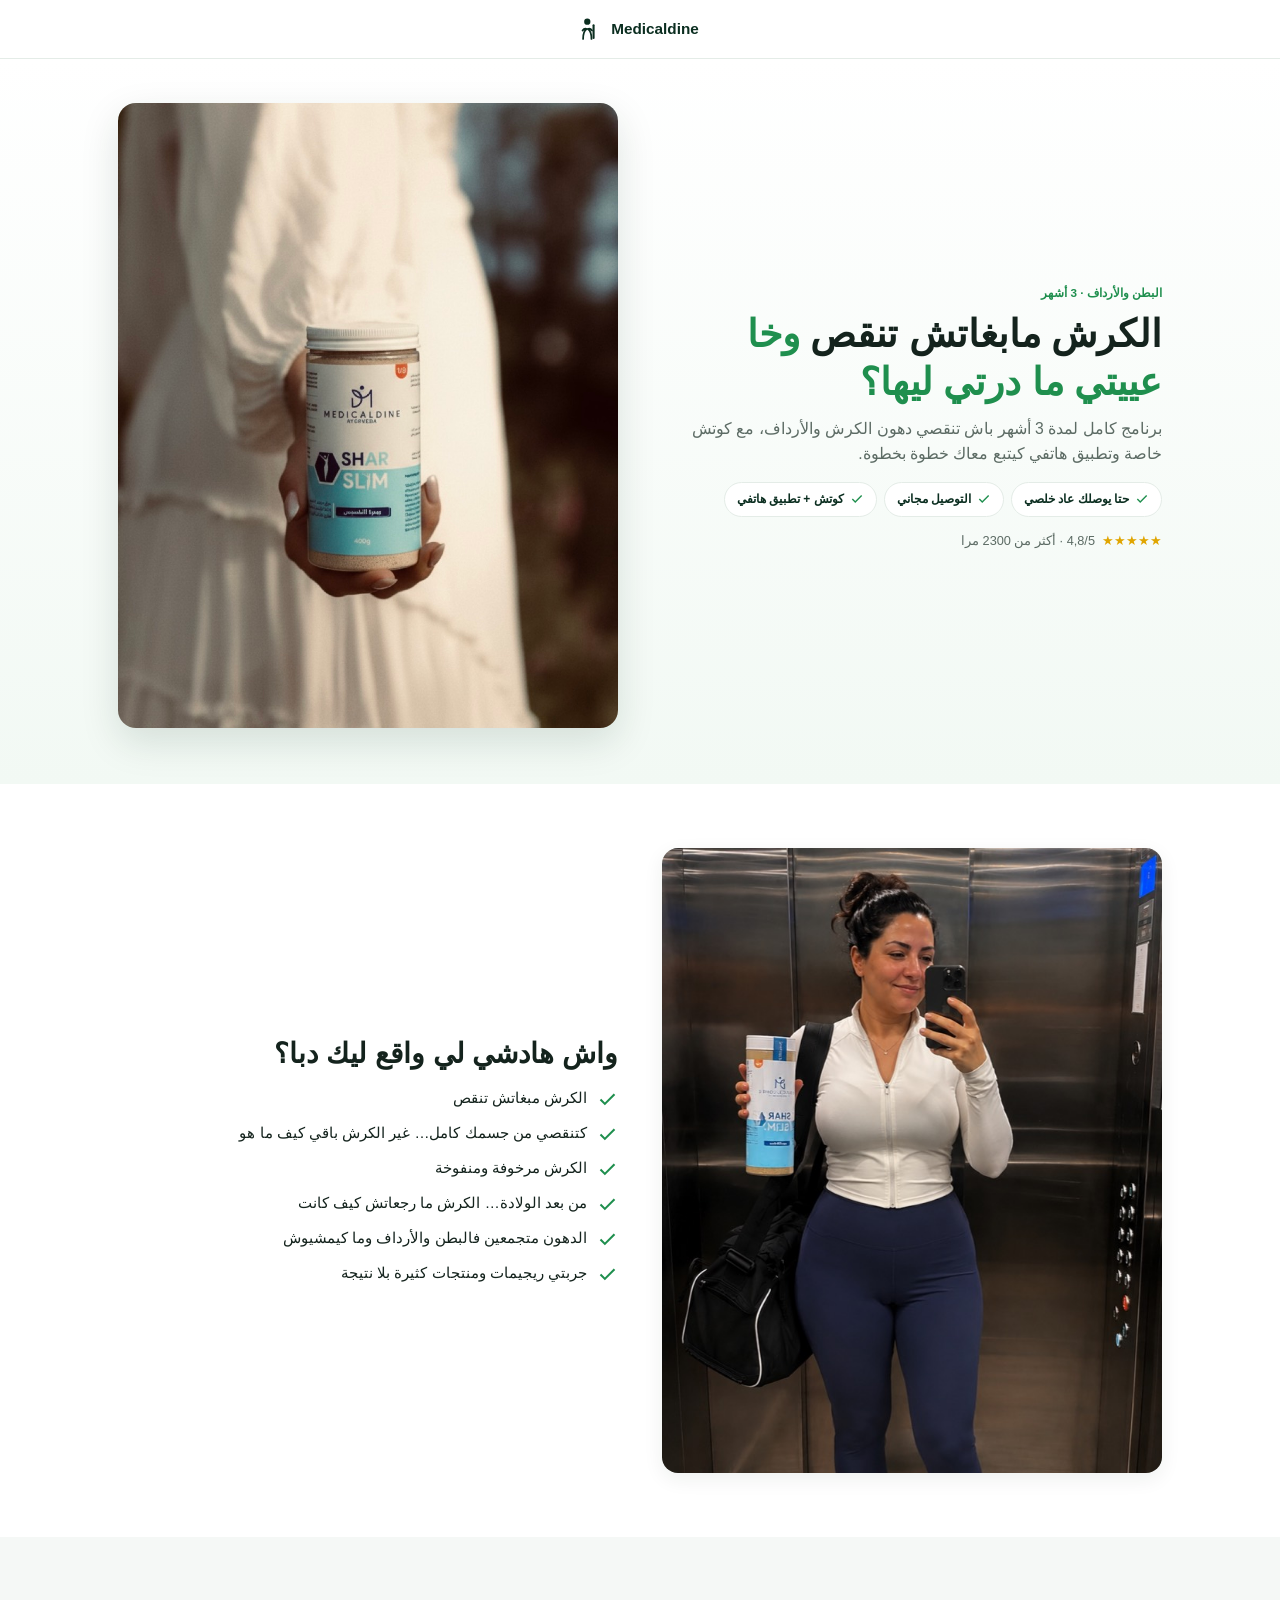
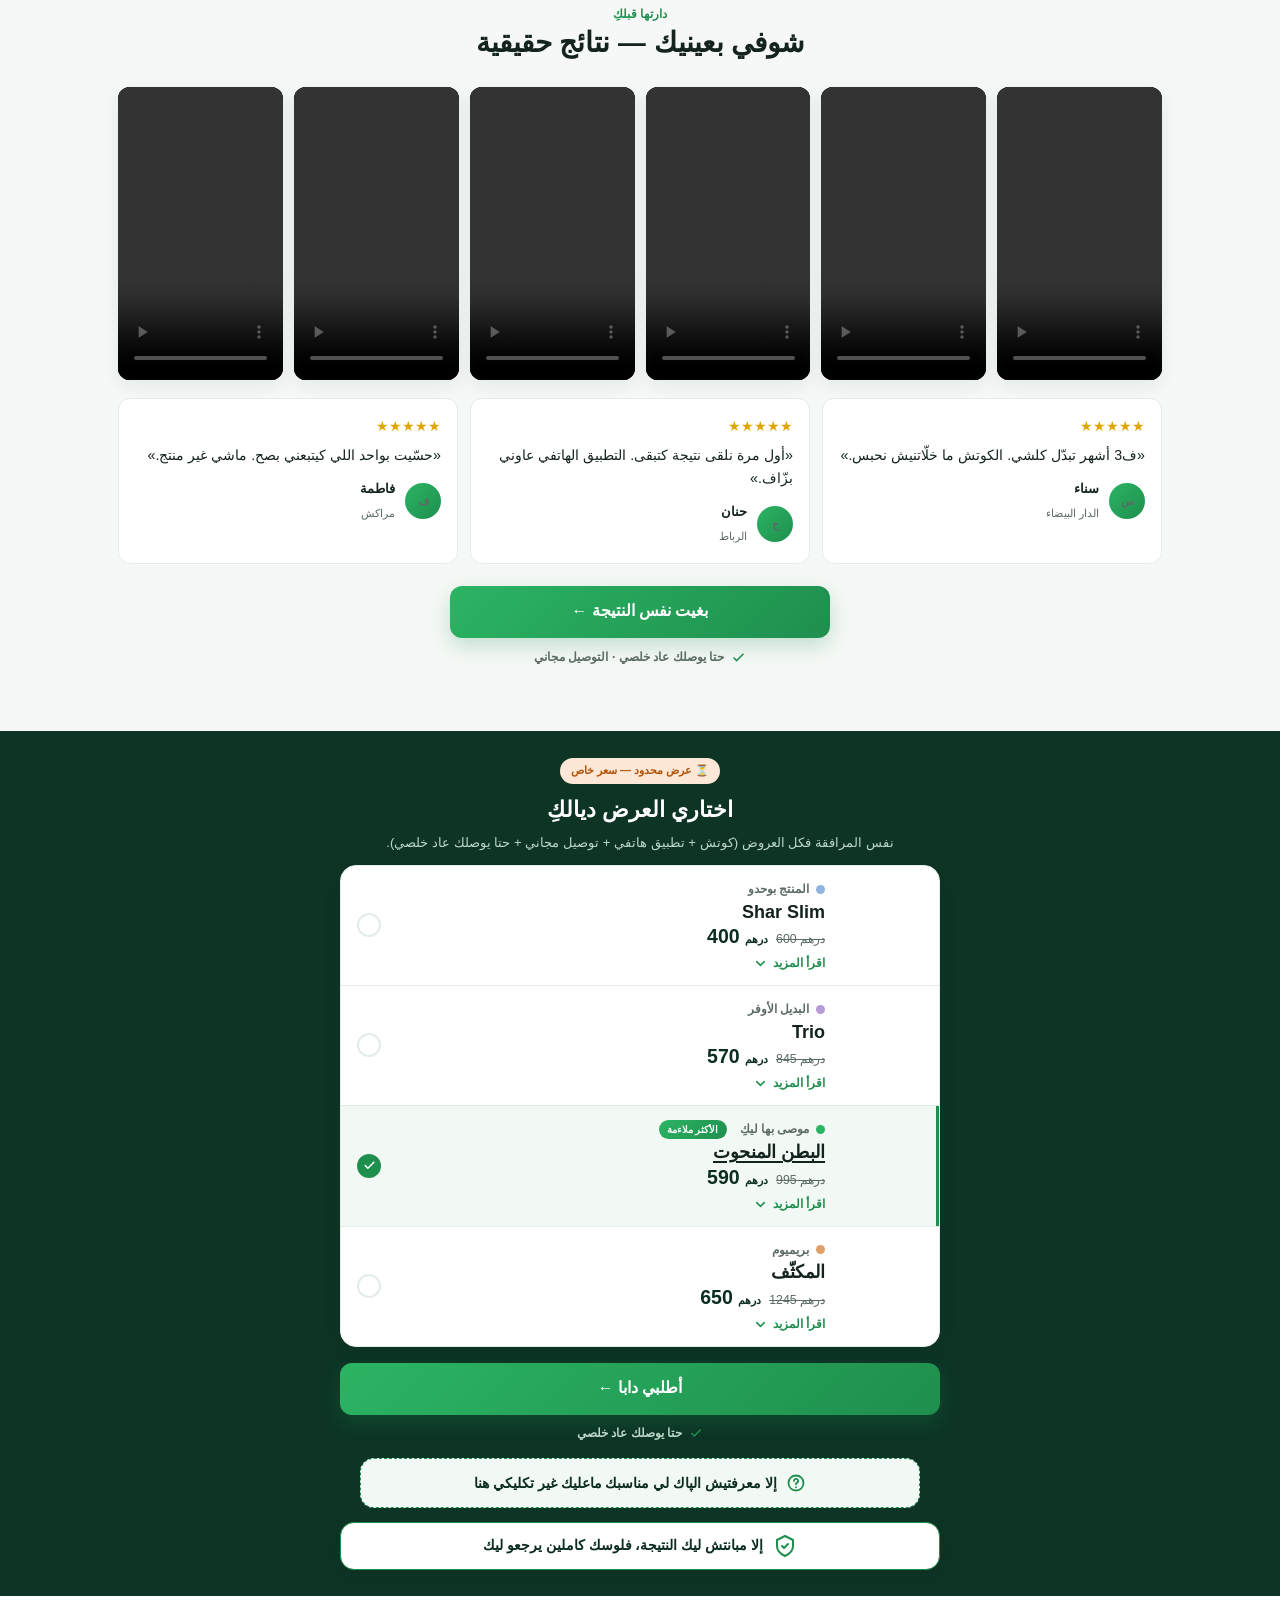
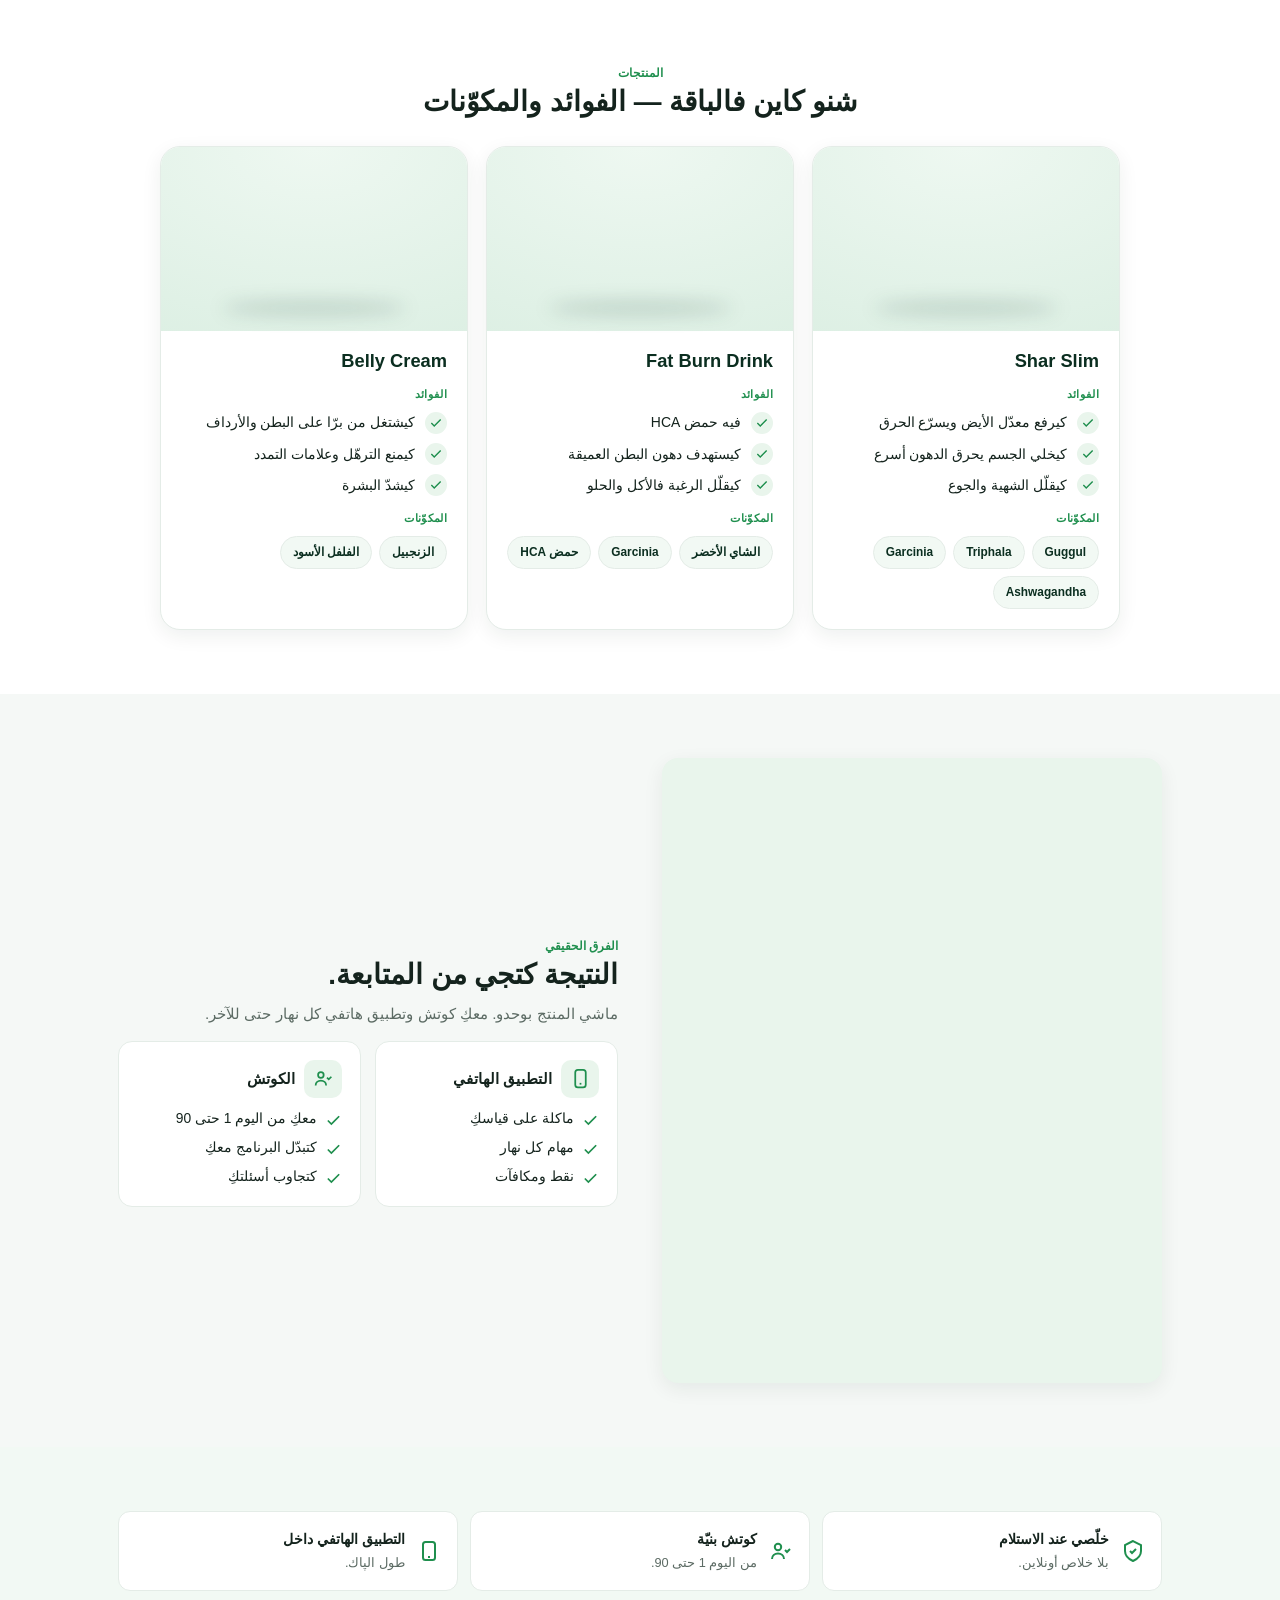
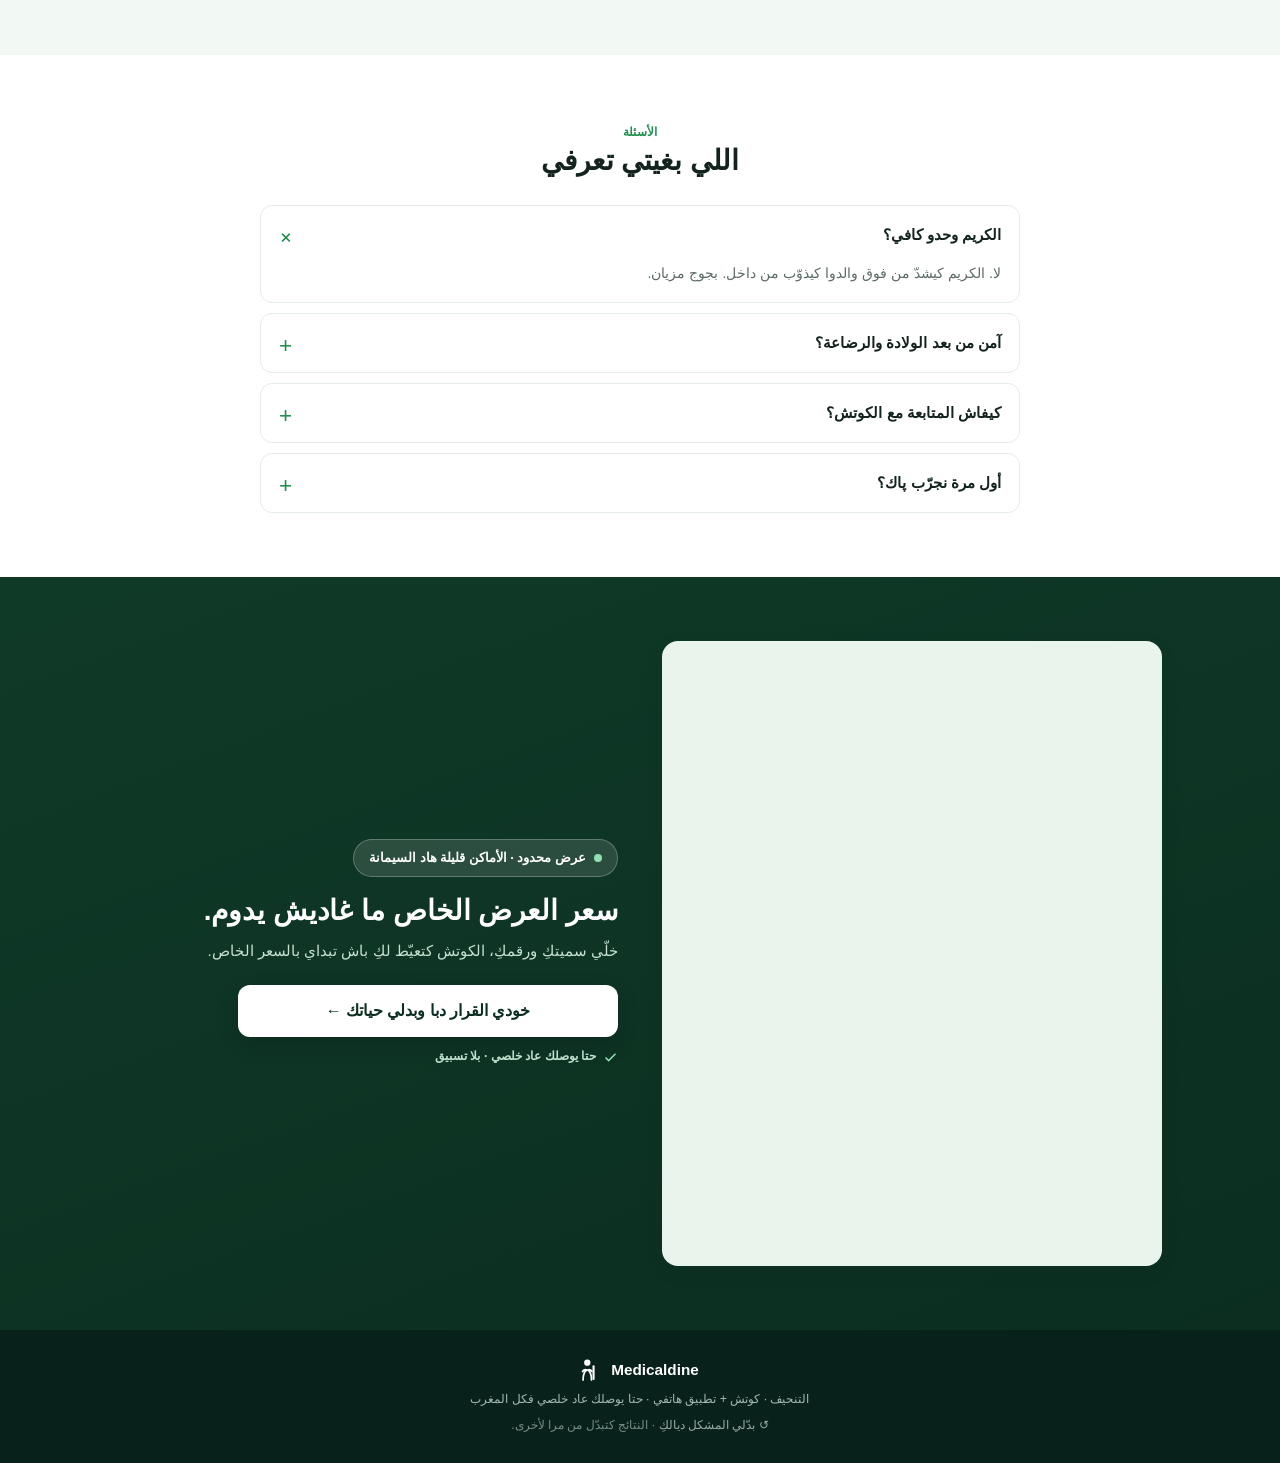
<file: p-ventre.html>
<!DOCTYPE html>
<html lang="ar" dir="rtl">
<head>
<meta charset="UTF-8">
<meta name="viewport" content="width=device-width, initial-scale=1, viewport-fit=cover">
<title>پاك البطن والأرداف — Medicaldine</title>
<meta name="theme-color" content="#1f8f4e">
<!-- Meta Pixel Code -->
<script>
!function(f,b,e,v,n,t,s)
{if(f.fbq)return;n=f.fbq=function(){n.callMethod?
n.callMethod.apply(n,arguments):n.queue.push(arguments)};
if(!f._fbq)f._fbq=n;n.push=n;n.loaded=!0;n.version='2.0';
n.queue=[];t=b.createElement(e);t.async=!0;
t.src=v;s=b.getElementsByTagName(e)[0];
s.parentNode.insertBefore(t,s)}(window, document,'script',
'https://connect.facebook.net/en_US/fbevents.js');
fbq('init', '1338142448259106');
fbq('track', 'PageView');
</script>
<noscript><img height="1" width="1" style="display:none"
src="https://www.facebook.com/tr?id=1338142448259106&ev=PageView&noscript=1"
/></noscript>
<!-- End Meta Pixel Code -->
<link rel="preconnect" href="https://medicaldine.ma"><link rel="preconnect" href="https://hercules-cdn.com">
<link rel="stylesheet" href="styles.css?v=876931c6">
</head>
<body class="has-mcta">

<header><div class="wrap nav" style="justify-content:center">
  <a href="index.html" class="logo"><svg viewBox="0 0 44 42" fill="none"><circle cx="12" cy="7" r="6" fill="currentColor"/><path d="M4 40c0-9 2-16 7-19-3-1-6 0-8 3M20 40c0-9-2-16-7-19 3-1 6 0 8 3" stroke="currentColor" stroke-width="3.4" stroke-linecap="round"/><rect x="22" y="12" width="4" height="28" rx="2" fill="currentColor"/></svg>Medicaldine</a>
</div></header>

<section class="hero"><div class="wrap"><div class="hero-grid">
  <div class="hero-photo"><img src="img/femme-blanc.jpg" alt="" width="700" height="700" fetchpriority="high"></div>
  <div class="hero-txt">
    <span class="eyebrow">البطن والأرداف · 3 أشهر</span>
    <h1>الكرش مابغاتش تنقص <span>وخا عييتي ما درتي ليها؟</span></h1>
    <p class="sub">برنامج كامل لمدة 3 أشهر باش تنقصي دهون الكرش والأرداف، مع كوتش خاصة وتطبيق هاتفي كيتبع معاك خطوة بخطوة.</p>
    <div class="trust-row"><span class="chip"><svg viewBox="0 0 24 24" fill="none" stroke="currentColor" stroke-width="2.4"><path d="M20 6 9 17l-5-5"/></svg> حتا يوصلك عاد خلصي</span><span class="chip"><svg viewBox="0 0 24 24" fill="none" stroke="currentColor" stroke-width="2.4"><path d="M20 6 9 17l-5-5"/></svg> التوصيل مجاني</span><span class="chip"><svg viewBox="0 0 24 24" fill="none" stroke="currentColor" stroke-width="2.4"><path d="M20 6 9 17l-5-5"/></svg> كوتش + تطبيق هاتفي</span></div>
    <div class="rating"><span class="stars">★★★★★</span> 4,8/5 · أكثر من 2300 مرا</div>
  </div>
</div></div></section>

<section class="bg-white"><div class="wrap media">
  <div class="m-img"><img src="img/sport-selfie.jpg" alt="" loading="lazy"></div>
  <div>
    <h2>واش هادشي لي واقع ليك دبا؟</h2>
    <ul class="check-list"><li><svg viewBox="0 0 24 24" fill="none" stroke="currentColor" stroke-width="2.4"><path d="M20 6 9 17l-5-5"/></svg> الكرش مبغاتش تنقص</li><li><svg viewBox="0 0 24 24" fill="none" stroke="currentColor" stroke-width="2.4"><path d="M20 6 9 17l-5-5"/></svg> كتنقصي من جسمك كامل… غير الكرش باقي كيف ما هو</li><li><svg viewBox="0 0 24 24" fill="none" stroke="currentColor" stroke-width="2.4"><path d="M20 6 9 17l-5-5"/></svg> الكرش مرخوفة ومنفوخة</li><li><svg viewBox="0 0 24 24" fill="none" stroke="currentColor" stroke-width="2.4"><path d="M20 6 9 17l-5-5"/></svg> من بعد الولادة… الكرش ما رجعاتش كيف كانت</li><li><svg viewBox="0 0 24 24" fill="none" stroke="currentColor" stroke-width="2.4"><path d="M20 6 9 17l-5-5"/></svg> الدهون متجمعين فالبطن والأرداف وما كيمشيوش</li><li><svg viewBox="0 0 24 24" fill="none" stroke="currentColor" stroke-width="2.4"><path d="M20 6 9 17l-5-5"/></svg> جربتي ريجيمات ومنتجات كثيرة بلا نتيجة</li></ul>
  </div>
</div></section>

<section class="bg-paper" id="temoignages"><div class="wrap">
  <div class="section-head center"><span class="eyebrow">دارتها قبلكِ</span><h2>شوفي بعينيك — نتائج حقيقية</h2></div>
  <div class="video-grid"><div class="vcard"><video src="https://hercules-cdn.com/file_6XPSLk4vPr1f1O9xgx2mrC9W#t=0.1" controls preload="metadata" playsinline></video></div><div class="vcard"><video src="https://hercules-cdn.com/file_IkcJ6rBUwxbB2LXZXwp2eBKx#t=0.1" controls preload="metadata" playsinline></video></div><div class="vcard"><video src="https://hercules-cdn.com/file_jP07vw7gUMTux3nOgnB066HA#t=0.1" controls preload="metadata" playsinline></video></div><div class="vcard"><video src="https://hercules-cdn.com/file_1Klh8MbspVSRrg1yC8MV3YmT#t=0.1" controls preload="metadata" playsinline></video></div><div class="vcard"><video src="https://hercules-cdn.com/file_FASAhalsgPLLg1ElwjhV9zJK#t=0.1" controls preload="metadata" playsinline></video></div><div class="vcard"><video src="https://hercules-cdn.com/file_1VFLouS1vL1zg4wNRny8quR6#t=0.1" controls preload="metadata" playsinline></video></div></div>
  <div class="testi-row">
    <div class="testi"><div class="stars">★★★★★</div><p>«ف3 أشهر تبدّل كلشي. الكوتش ما خلّاتنيش نحبس.»</p><div class="who"><span class="av">س</span><div><b>سناء</b><span>الدار البيضاء</span></div></div></div>
    <div class="testi"><div class="stars">★★★★★</div><p>«أول مرة نلقى نتيجة كتبقى. التطبيق الهاتفي عاوني بزّاف.»</p><div class="who"><span class="av">ح</span><div><b>حنان</b><span>الرباط</span></div></div></div>
    <div class="testi"><div class="stars">★★★★★</div><p>«حسّيت بواحد اللي كيتبعني بصح. ماشي غير منتج.»</p><div class="who"><span class="av">ف</span><div><b>فاطمة</b><span>مراكش</span></div></div></div>
  </div>
  <div class="cta"><a href="#offres" class="btn">بغيت نفس النتيجة ←</a>
    <div class="ctv"><svg viewBox="0 0 24 24" fill="none" stroke="currentColor" stroke-width="2.4"><path d="M20 6 9 17l-5-5"/></svg> حتا يوصلك عاد خلصي · التوصيل مجاني</div></div>
</div></section>

<section class="bg-mint" id="offres"><div class="wrap">
  <div class="section-head center maxw">
    <span class="oto-pill">⏳ عرض محدود — سعر خاص</span>
    <h2 style="margin-top:12px">اختاري العرض ديالكِ</h2>
    <p class="lead" style="margin-top:8px">نفس المرافقة فكل العروض (كوتش + تطبيق هاتفي + توصيل مجاني + حتا يوصلك عاد خلصي).</p></div>
  <div class="tiers n4"><div class="tier" role="button" tabindex="0" aria-pressed="false" data-pack="البطن — المنتج بوحدو (Shar Slim) — 400 درهم" data-products="img/prod-shar.png::1 × Shar Slim">
      <div class="tier-head">
        <div class="tier-imgs" data-count="1"><img src="img/prod-shar.png" alt="Shar Slim" loading="lazy"></div>
        <div class="tier-info">
          <span class="tier-tag"><i class="tdot"></i>المنتج بوحدو</span>
          <h3>Shar Slim</h3>
          <div class="tprice"><span class="told">600 درهم</span><span class="tnow">400 <small>درهم</small></span></div>
          <button class="tier-toggle" type="button"><span class="tt-label">اقرأ المزيد</span><svg viewBox="0 0 24 24" fill="none" stroke="currentColor" stroke-width="2.4" stroke-linecap="round" stroke-linejoin="round"><path d="M6 9l6 6 6-6"/></svg></button>
        </div>
        <span class="tier-radio" aria-hidden="true"><svg viewBox="0 0 24 24" fill="none" stroke="currentColor" stroke-width="3" stroke-linecap="round" stroke-linejoin="round"><path d="M20 6 9 17l-5-5"/></svg></span>
      </div>
      <div class="tier-more">
        <div class="tlabel">المنتجات</div>
        <ul class="tlist"><li class="prod"><img class="pthumb" src="img/prod-shar.png" alt="Shar Slim" loading="lazy"> <span>1 × Shar Slim</span></li></ul>
        <div class="tlabel">المزايا</div>
        <ul class="tlist"><li><svg viewBox="0 0 24 24" fill="none" stroke="currentColor" stroke-width="2.4"><path d="M20 6 9 17l-5-5"/></svg> توصيل مجاني</li><li><svg viewBox="0 0 24 24" fill="none" stroke="currentColor" stroke-width="2.4"><path d="M20 6 9 17l-5-5"/></svg> حتا يوصلك عاد خلصي</li></ul>
      </div>
    </div><div class="tier" role="button" tabindex="0" aria-pressed="false" data-pack="البطن — Trio — 570 درهم" data-products="img/prod-shar.png::1 × Shar Slim~~img/prod-drink.png::1 × Fat Burn Drink~~img/prod-cream.png::1 × Belly Cream">
      <div class="tier-head">
        <div class="tier-imgs" data-count="1"><img src="img/pack-trio.png" alt="Trio" loading="lazy"></div>
        <div class="tier-info">
          <span class="tier-tag"><i class="tdot"></i>البديل الأوفر</span>
          <h3>Trio</h3>
          <div class="tprice"><span class="told">845 درهم</span><span class="tnow">570 <small>درهم</small></span></div>
          <button class="tier-toggle" type="button"><span class="tt-label">اقرأ المزيد</span><svg viewBox="0 0 24 24" fill="none" stroke="currentColor" stroke-width="2.4" stroke-linecap="round" stroke-linejoin="round"><path d="M6 9l6 6 6-6"/></svg></button>
        </div>
        <span class="tier-radio" aria-hidden="true"><svg viewBox="0 0 24 24" fill="none" stroke="currentColor" stroke-width="3" stroke-linecap="round" stroke-linejoin="round"><path d="M20 6 9 17l-5-5"/></svg></span>
      </div>
      <div class="tier-more">
        <div class="tlabel">المنتجات</div>
        <ul class="tlist"><li class="prod"><img class="pthumb" src="img/prod-shar.png" alt="Shar Slim" loading="lazy"> <span>1 × Shar Slim</span></li><li class="prod"><img class="pthumb" src="img/prod-drink.png" alt="Fat Burn Drink" loading="lazy"> <span>1 × Fat Burn Drink</span></li><li class="prod"><img class="pthumb" src="img/prod-cream.png" alt="Belly Cream" loading="lazy"> <span>1 × Belly Cream</span></li></ul>
        <div class="tlabel">المزايا</div>
        <ul class="tlist"><li><svg viewBox="0 0 24 24" fill="none" stroke="currentColor" stroke-width="2.4"><path d="M20 6 9 17l-5-5"/></svg> كوتش + تطبيق هاتفي</li><li><svg viewBox="0 0 24 24" fill="none" stroke="currentColor" stroke-width="2.4"><path d="M20 6 9 17l-5-5"/></svg> توصيل مجاني · حتا يوصلك عاد خلصي</li></ul>
      </div>
    </div><div class="tier reco sel" role="button" tabindex="0" aria-pressed="true" data-pack="البطن — البطن المنحوت — 590 درهم" data-products="img/prod-shar.png::2 × Shar Slim~~img/prod-cream.png::1 × Belly Cream">
      <div class="tier-head">
        <div class="tier-imgs" data-count="1"><img src="img/pack-shar-cream.png" alt="البطن المنحوت" loading="lazy"></div>
        <div class="tier-info">
          <span class="tier-tag"><i class="tdot"></i>موصى بها ليكِ<span class="tier-hot">الأكثر ملاءمة</span></span>
          <h3>البطن المنحوت</h3>
          <div class="tprice"><span class="told">995 درهم</span><span class="tnow">590 <small>درهم</small></span></div>
          <button class="tier-toggle" type="button"><span class="tt-label">اقرأ المزيد</span><svg viewBox="0 0 24 24" fill="none" stroke="currentColor" stroke-width="2.4" stroke-linecap="round" stroke-linejoin="round"><path d="M6 9l6 6 6-6"/></svg></button>
        </div>
        <span class="tier-radio" aria-hidden="true"><svg viewBox="0 0 24 24" fill="none" stroke="currentColor" stroke-width="3" stroke-linecap="round" stroke-linejoin="round"><path d="M20 6 9 17l-5-5"/></svg></span>
      </div>
      <div class="tier-more">
        <div class="tlabel">المنتجات</div>
        <ul class="tlist"><li class="prod"><img class="pthumb" src="img/prod-shar.png" alt="Shar Slim" loading="lazy"> <span>2 × Shar Slim</span></li><li class="prod"><img class="pthumb" src="img/prod-cream.png" alt="Belly Cream" loading="lazy"> <span>1 × Belly Cream</span></li></ul>
        <div class="tlabel">المزايا</div>
        <ul class="tlist"><li><svg viewBox="0 0 24 24" fill="none" stroke="currentColor" stroke-width="2.4"><path d="M20 6 9 17l-5-5"/></svg> مصمّمة لحالتكِ بالضبط</li><li><svg viewBox="0 0 24 24" fill="none" stroke="currentColor" stroke-width="2.4"><path d="M20 6 9 17l-5-5"/></svg> كوتش خاصة + تطبيق هاتفي</li><li><svg viewBox="0 0 24 24" fill="none" stroke="currentColor" stroke-width="2.4"><path d="M20 6 9 17l-5-5"/></svg> توصيل مجاني · حتا يوصلك عاد خلصي</li></ul>
      </div>
    </div><div class="tier" role="button" tabindex="0" aria-pressed="false" data-pack="البطن — المكثّف — 650 درهم" data-products="img/prod-shar.png::2 × Shar Slim~~img/prod-drink.png::1 × Fat Burn Drink~~img/prod-cream.png::1 × Belly Cream">
      <div class="tier-head">
        <div class="tier-imgs" data-count="1"><img src="img/pack-trio.png" alt="المكثّف" loading="lazy"></div>
        <div class="tier-info">
          <span class="tier-tag"><i class="tdot"></i>بريميوم</span>
          <h3>المكثّف</h3>
          <div class="tprice"><span class="told">1245 درهم</span><span class="tnow">650 <small>درهم</small></span></div>
          <button class="tier-toggle" type="button"><span class="tt-label">اقرأ المزيد</span><svg viewBox="0 0 24 24" fill="none" stroke="currentColor" stroke-width="2.4" stroke-linecap="round" stroke-linejoin="round"><path d="M6 9l6 6 6-6"/></svg></button>
        </div>
        <span class="tier-radio" aria-hidden="true"><svg viewBox="0 0 24 24" fill="none" stroke="currentColor" stroke-width="3" stroke-linecap="round" stroke-linejoin="round"><path d="M20 6 9 17l-5-5"/></svg></span>
      </div>
      <div class="tier-more">
        <div class="tlabel">المنتجات</div>
        <ul class="tlist"><li class="prod"><img class="pthumb" src="img/prod-shar.png" alt="Shar Slim" loading="lazy"> <span>2 × Shar Slim</span></li><li class="prod"><img class="pthumb" src="img/prod-drink.png" alt="Fat Burn Drink" loading="lazy"> <span>1 × Fat Burn Drink</span></li><li class="prod"><img class="pthumb" src="img/prod-cream.png" alt="Belly Cream" loading="lazy"> <span>1 × Belly Cream</span></li></ul>
        <div class="tlabel">المزايا</div>
        <ul class="tlist"><li><svg viewBox="0 0 24 24" fill="none" stroke="currentColor" stroke-width="2.4"><path d="M20 6 9 17l-5-5"/></svg> أقصى وأسرع نتيجة</li><li><svg viewBox="0 0 24 24" fill="none" stroke="currentColor" stroke-width="2.4"><path d="M20 6 9 17l-5-5"/></svg> كوتش مكثّف + أولوية</li><li><svg viewBox="0 0 24 24" fill="none" stroke="currentColor" stroke-width="2.4"><path d="M20 6 9 17l-5-5"/></svg> توصيل مجاني · حتا يوصلك عاد خلصي</li></ul>
      </div>
    </div></div>
  <div class="tiers-cta">
    <button class="btn js-order-selected" type="button">أطلبي دابا ←</button>
    <div class="tctv"><svg viewBox="0 0 24 24" fill="none" stroke="currentColor" stroke-width="2.4"><path d="M20 6 9 17l-5-5"/></svg> حتا يوصلك عاد خلصي</div>
  </div>
  <div class="not-sure">
    <button class="js-open" data-pack="غير متأكدة — البطن — الكوتش توجّهني" data-desc="المشكل ديالك: الكرش والدهون فالبطن والأرداف، السيلوليت، والجلد المترهّل — خصوصاً من بعد الولادة. عمّري المعلومات ديالك وكوتشك غادي تختار ليك الپاك المناسب لحالتك.">
      <svg viewBox="0 0 24 24" fill="none" stroke="currentColor" stroke-width="2.2" stroke-linecap="round" stroke-linejoin="round"><circle cx="12" cy="12" r="9"/><path d="M9.5 9.5a2.5 2.5 0 1 1 3.5 2.3c-.7.3-1 .8-1 1.7"/><path d="M12 17h.01"/></svg>
      إلا معرفتيش الپاك لي مناسبك ماعليك غير تكليكي هنا
    </button>
  </div>
  <div class="guarantee"><svg viewBox="0 0 24 24" fill="none" stroke="currentColor" stroke-width="2" stroke-linecap="round" stroke-linejoin="round"><path d="M12 2 4 6v6c0 5 3.5 8 8 10 4.5-2 8-5 8-10V6z"/><path d="M9 12l2 2 4-4"/></svg><span>إلا مبانتش ليك النتيجة، فلوسك كاملين يرجعو ليك</span></div>
</div></section>

<section class="bg-white" id="produits"><div class="wrap">
  <div class="section-head center"><span class="eyebrow">المنتجات</span><h2>شنو كاين فالباقة — الفوائد والمكوّنات</h2></div>
  <div class="pinfo-grid n3"><div class="pinfo">
      <div class="pinfo-media"><img src="img/prod-shar.png" alt="Shar Slim" loading="lazy"></div>
      <div class="pinfo-content">
        <h3>Shar Slim</h3>
        <div class="pinfo-label">الفوائد</div>
        <ul class="check-list"><li><svg viewBox="0 0 24 24" fill="none" stroke="currentColor" stroke-width="2.4"><path d="M20 6 9 17l-5-5"/></svg> كيرفع معدّل الأيض ويسرّع الحرق</li><li><svg viewBox="0 0 24 24" fill="none" stroke="currentColor" stroke-width="2.4"><path d="M20 6 9 17l-5-5"/></svg> كيخلي الجسم يحرق الدهون أسرع</li><li><svg viewBox="0 0 24 24" fill="none" stroke="currentColor" stroke-width="2.4"><path d="M20 6 9 17l-5-5"/></svg> كيقلّل الشهية والجوع</li></ul>
        <div class="pinfo-label">المكوّنات</div>
        <div class="ingredients"><span class="ing">Guggul</span><span class="ing">Triphala</span><span class="ing">Garcinia</span><span class="ing">Ashwagandha</span></div>
      </div>
    </div><div class="pinfo">
      <div class="pinfo-media"><img src="img/prod-drink.png" alt="Fat Burn Drink" loading="lazy"></div>
      <div class="pinfo-content">
        <h3>Fat Burn Drink</h3>
        <div class="pinfo-label">الفوائد</div>
        <ul class="check-list"><li><svg viewBox="0 0 24 24" fill="none" stroke="currentColor" stroke-width="2.4"><path d="M20 6 9 17l-5-5"/></svg> فيه حمض HCA</li><li><svg viewBox="0 0 24 24" fill="none" stroke="currentColor" stroke-width="2.4"><path d="M20 6 9 17l-5-5"/></svg> كيستهدف دهون البطن العميقة</li><li><svg viewBox="0 0 24 24" fill="none" stroke="currentColor" stroke-width="2.4"><path d="M20 6 9 17l-5-5"/></svg> كيقلّل الرغبة فالأكل والحلو</li></ul>
        <div class="pinfo-label">المكوّنات</div>
        <div class="ingredients"><span class="ing">الشاي الأخضر</span><span class="ing">Garcinia</span><span class="ing">حمض HCA</span></div>
      </div>
    </div><div class="pinfo">
      <div class="pinfo-media"><img src="img/prod-cream.png" alt="Belly Cream" loading="lazy"></div>
      <div class="pinfo-content">
        <h3>Belly Cream</h3>
        <div class="pinfo-label">الفوائد</div>
        <ul class="check-list"><li><svg viewBox="0 0 24 24" fill="none" stroke="currentColor" stroke-width="2.4"><path d="M20 6 9 17l-5-5"/></svg> كيشتغل من برّا على البطن والأرداف</li><li><svg viewBox="0 0 24 24" fill="none" stroke="currentColor" stroke-width="2.4"><path d="M20 6 9 17l-5-5"/></svg> كيمنع الترهّل وعلامات التمدد</li><li><svg viewBox="0 0 24 24" fill="none" stroke="currentColor" stroke-width="2.4"><path d="M20 6 9 17l-5-5"/></svg> كيشدّ البشرة</li></ul>
        <div class="pinfo-label">المكوّنات</div>
        <div class="ingredients"><span class="ing">الزنجبيل</span><span class="ing">الفلفل الأسود</span></div>
      </div>
    </div></div>
</div></section>

<section class="bg-paper"><div class="wrap media">
  <div class="m-img"><img src="img/shar-cream.jpg" alt="" loading="lazy"></div>
  <div>
    <span class="eyebrow">الفرق الحقيقي</span>
    <h2>النتيجة كتجي من المتابعة.</h2>
    <p class="lead" style="margin-top:10px">ماشي المنتج بوحدو. معكِ كوتش وتطبيق هاتفي كل نهار حتى للآخر.</p>
    <div class="value-cols">
      <div class="vbox"><div class="vh"><span class="vi"><svg viewBox="0 0 24 24" fill="none" stroke="currentColor" stroke-width="2"><rect x="6" y="2" width="12" height="20" rx="3"/><path d="M11 18h2"/></svg></span><h4>التطبيق الهاتفي</h4></div>
        <ul><li><svg viewBox="0 0 24 24" fill="none" stroke="currentColor" stroke-width="2.4"><path d="M20 6 9 17l-5-5"/></svg> ماكلة على قياسكِ</li><li><svg viewBox="0 0 24 24" fill="none" stroke="currentColor" stroke-width="2.4"><path d="M20 6 9 17l-5-5"/></svg> مهام كل نهار</li><li><svg viewBox="0 0 24 24" fill="none" stroke="currentColor" stroke-width="2.4"><path d="M20 6 9 17l-5-5"/></svg> نقط ومكافآت</li></ul></div>
      <div class="vbox"><div class="vh"><span class="vi"><svg viewBox="0 0 24 24" fill="none" stroke="currentColor" stroke-width="2"><circle cx="9" cy="8" r="3.2"/><path d="M3 20c0-3.3 2.7-5.5 6-5.5S15 16.7 15 20"/><path d="M16 11l2 2 3-3"/></svg></span><h4>الكوتش</h4></div>
        <ul><li><svg viewBox="0 0 24 24" fill="none" stroke="currentColor" stroke-width="2.4"><path d="M20 6 9 17l-5-5"/></svg> معكِ من اليوم 1 حتى 90</li><li><svg viewBox="0 0 24 24" fill="none" stroke="currentColor" stroke-width="2.4"><path d="M20 6 9 17l-5-5"/></svg> كتبدّل البرنامج معكِ</li><li><svg viewBox="0 0 24 24" fill="none" stroke="currentColor" stroke-width="2.4"><path d="M20 6 9 17l-5-5"/></svg> كتجاوب أسئلتكِ</li></ul></div>
    </div>
  </div>
</div></section>

<section class="bg-mint"><div class="wrap">
  <div class="reassure">
    <div class="r"><svg viewBox="0 0 24 24" fill="none" stroke="currentColor" stroke-width="2"><path d="M12 2 4 6v6c0 5 3.5 8 8 10 4.5-2 8-5 8-10V6z"/><path d="M9 12l2 2 4-4"/></svg><div><b>خلّصي عند الاستلام</b><span>بلا خلاص أونلاين.</span></div></div>
    <div class="r"><svg viewBox="0 0 24 24" fill="none" stroke="currentColor" stroke-width="2"><circle cx="9" cy="8" r="3.2"/><path d="M3 20c0-3.3 2.7-5.5 6-5.5S15 16.7 15 20"/><path d="M16 11l2 2 3-3"/></svg><div><b>كوتش بنيّة</b><span>من اليوم 1 حتى 90.</span></div></div>
    <div class="r"><svg viewBox="0 0 24 24" fill="none" stroke="currentColor" stroke-width="2"><rect x="6" y="3" width="12" height="18" rx="2.5"/><path d="M11 18h2"/></svg><div><b>التطبيق الهاتفي داخل</b><span>طول الپاك.</span></div></div>
  </div>
</div></section>

<section class="bg-white" id="faq"><div class="wrap">
  <div class="section-head center"><span class="eyebrow">الأسئلة</span><h2>اللي بغيتي تعرفي</h2></div>
  <div class="faq"><details open><summary>الكريم وحدو كافي؟</summary><div class="a">لا. الكريم كيشدّ من فوق والدوا كيذوّب من داخل. بجوج مزيان.</div></details><details><summary>آمن من بعد الولادة والرضاعة؟</summary><div class="a">[ خاصو تصديق طبي قبل النشر. ]</div></details><details><summary>كيفاش المتابعة مع الكوتش؟</summary><div class="a">من بعد الطلب، الكوتش كتعيّط لكِ وكتثبّتكِ فالتطبيق الهاتفي.</div></details><details><summary>أول مرة نجرّب پاك؟</summary><div class="a">الكوتش كتبدا معكِ من الصفر وتوجّهكِ خطوة بخطوة.</div></details></div>
</div></section>

<section class="bg-dark" id="reserver"><div class="wrap media">
  <div class="m-img"><img src="img/femme-blanc.jpg" alt="" loading="lazy"></div>
  <div>
    <div class="urgency"><span class="pulse"></span> عرض محدود · الأماكن قليلة هاد السيمانة</div>
    <h2>سعر العرض الخاص ما غاديش يدوم.</h2>
    <p class="lead" style="margin-top:10px">خلّي سميتكِ ورقمكِ، الكوتش كتعيّط لكِ باش تبداي بالسعر الخاص.</p>
    <div class="cta" style="text-align:right"><a href="#offres" class="btn white">خودي القرار دبا وبدلي حياتك ←</a>
      <div class="ctv" style="justify-content:flex-start"><svg viewBox="0 0 24 24" fill="none" stroke="currentColor" stroke-width="2.4"><path d="M20 6 9 17l-5-5"/></svg> حتا يوصلك عاد خلصي · بلا تسبيق</div></div>
  </div>
</div></section>

<footer><div class="wrap">
  <a href="index.html" class="logo on-dark"><svg viewBox="0 0 44 42" fill="none"><circle cx="12" cy="7" r="6" fill="currentColor"/><path d="M4 40c0-9 2-16 7-19-3-1-6 0-8 3M20 40c0-9-2-16-7-19 3-1 6 0 8 3" stroke="currentColor" stroke-width="3.4" stroke-linecap="round"/><rect x="22" y="12" width="4" height="28" rx="2" fill="currentColor"/></svg>Medicaldine</a>
  <p>التنحيف · كوتش + تطبيق هاتفي · حتا يوصلك عاد خلصي فكل المغرب</p>
  <p style="margin-top:6px;opacity:.7"><a href="index.html">↺ بدّلي المشكل ديالكِ</a> · النتائج كتبدّل من مرا لأخرى.</p>
</div></footer>

<div class="mobile-cta">
  <a href="#offres" class="btn">خودي القرار دبا وبدلي حياتك ←</a>
  <div class="ctv"><svg viewBox="0 0 24 24" fill="none" stroke="currentColor" stroke-width="2.4"><path d="M20 6 9 17l-5-5"/></svg> حتا يوصلك عاد خلصي · التوصيل مجاني</div>
</div>

<div class="modal" id="modal" role="dialog" aria-modal="true">
  <div class="modal-ov js-close"></div>
  <div class="modal-card" id="modal-card">
    <button class="modal-close js-close" aria-label="إغلاق">✕</button>
    <div class="modal-head">
      <div class="k">حجزي الپاك ديالكِ</div>
      <p>خلّي معلوماتكِ، الكوتش كتعيّط لكِ. بلا خلاص أونلاين.</p>
      <div class="chosen"><svg viewBox="0 0 24 24" fill="none" stroke="currentColor" stroke-width="2"><path d="M3 8l9-5 9 5v8l-9 5-9-5z"/><path d="M3 8l9 5 9-5M12 13v8"/></svg><span>الباقة: <span id="chosen-pack">—</span></span></div>
      <div class="chosen-imgs" id="chosen-imgs"></div>
      <div class="chosen-desc" id="chosen-desc"></div>
    </div>
    <form id="lead-form" novalidate>
      <input type="hidden" id="pack-field" name="pack">
      <div class="field" id="field-probleme" style="display:none"><label for="f-probleme">شرحي لينا المشكل ديالك</label><textarea id="f-probleme" name="probleme" rows="3" placeholder="اكتبي شنو حاسة بيه ولا شنو المشكل ديالك…"></textarea></div>
      <div class="field"><label for="f-nom">السمية الكاملة</label><input id="f-nom" name="nom" type="text" autocomplete="name" placeholder="السمية ديالكِ" required><div class="err-msg">دخّلي السمية.</div></div>
      <div class="field"><label for="f-tel">الهاتف</label><input id="f-tel" name="tel" type="tel" inputmode="numeric" autocomplete="tel" placeholder="06 12 34 56 78" required style="direction:ltr;text-align:right"><div class="err-msg">رقم غير صحيح (06 / 07).</div></div>
      <div class="field"><label for="f-ville">المدينة</label><input id="f-ville" name="ville" type="text" autocomplete="address-level2" placeholder="المدينة ديالكِ" required><div class="err-msg">دخّلي المدينة.</div></div>
      <button type="submit" class="btn" style="width:100%;margin-top:18px">حجزي المكان ديالكِ ←</button>
      <div class="form-note"><svg viewBox="0 0 24 24" fill="none" stroke="currentColor" stroke-width="2"><rect x="4" y="10" width="16" height="11" rx="2"/><path d="M8 10V7a4 4 0 0 1 8 0v3"/></svg> معلوماتكِ تبقى سرية.</div>
    </form>
    <div class="modal-success">
      <div class="ok"><svg viewBox="0 0 24 24" fill="none" stroke="currentColor" stroke-width="2.5"><path d="M20 6 9 17l-5-5"/></svg></div>
      <h3>تسجّل الطلب، <span class="uname">عزيزتي</span>!</h3>
      <p style="color:var(--muted);margin-top:6px">الكوتش كتعيّط لكِ قريب. وجّدي أسئلتكِ 😊</p>
      <button class="btn white js-close" style="margin-top:16px">إغلاق</button>
    </div>
  </div>
</div>

<script src="app.js?v=f907425a"></script>
</body>
</html>
</file>
<file: styles.css>
/* ===== Medicaldine — parcours personnalisé (shared) ===== */
:root{
  --green:#1f8f4e; --green-3:#2bb463; --green-d:#0b2e20; --green-d2:#103a28;
  --mint:#e9f5ec; --mint-2:#f2f9f4; --paper:#f5f8f6;
  --ink:#14231d; --muted:#5c6b64; --line:#e4ece7;
  --grad:linear-gradient(135deg,var(--green-3),var(--green));
  --grad-dark:linear-gradient(160deg,var(--green-d2),var(--green-d));
  --radius:16px; --shadow:0 6px 20px rgba(11,46,32,.07); --shadow-lg:0 14px 38px rgba(11,46,32,.13);
  --wrap:1080px; --font:-apple-system,BlinkMacSystemFont,"Segoe UI","Noto Sans Arabic",Tahoma,Arial,sans-serif;
}
*{box-sizing:border-box;margin:0;padding:0}
html{scroll-behavior:smooth;-webkit-text-size-adjust:100%;font-size:93.75%}
body{font-family:var(--font);color:var(--ink);background:#fff;line-height:1.6;font-size:1rem;overflow-x:hidden}
img{max-width:100%;display:block}
h1,h2,h3{line-height:1.28;font-weight:800}
h1{font-size:clamp(1.55rem,6vw,2.5rem)}
h2{font-size:clamp(1.25rem,4.7vw,1.85rem)}
h3{font-size:clamp(1rem,3vw,1.15rem)}
.wrap{max-width:var(--wrap);margin:0 auto;padding:0 18px}
.eyebrow{display:inline-block;font-size:.78rem;font-weight:800;color:var(--green)}
.lead{font-size:1.02rem;color:var(--muted)}
section{padding:44px 0}
@media(min-width:820px){section{padding:64px 0}}
.center{text-align:center}
.maxw{max-width:640px;margin-inline:auto}
.section-head{margin-bottom:26px}
.bg-white{background:#fff}.bg-mint{background:var(--mint-2)}.bg-paper{background:var(--paper)}
.bg-dark{background:var(--grad-dark);color:#fff}
.bg-dark h2,.bg-dark h3,.bg-dark h4{color:#fff}.bg-dark .lead{color:#c7e2d1}
/* Section Offres : fond vert foncé + textes clairs pour rester lisibles */
#offres{background:#0d3425}
#offres .section-head h2{color:#fff}
#offres .section-head .lead{color:#bcd8c8}
#offres .tiers-cta .tctv{color:#bcd8c8}

.logo{display:inline-flex;align-items:center;gap:7px;font-weight:900;font-size:1.02rem;color:var(--green-d);text-decoration:none;direction:ltr}
.logo svg{height:22px;width:auto;flex:none}.logo.on-dark{color:#fff}

header{position:sticky;top:0;z-index:50;background:rgba(255,255,255,.95);backdrop-filter:saturate(1.4) blur(10px);border-bottom:1px solid var(--line)}
.nav{display:flex;align-items:center;justify-content:space-between;height:58px}
.nav .btn{padding:9px 15px;font-size:.85rem}

/* Buttons */
.btn{display:inline-flex;align-items:center;justify-content:center;gap:8px;background:var(--grad);color:#fff;font-weight:800;
  padding:15px 24px;border-radius:12px;border:0;cursor:pointer;text-decoration:none;font-size:1.05rem;
  box-shadow:0 8px 20px rgba(31,143,78,.24);transition:transform .15s,filter .15s;line-height:1.2;font-family:inherit}
.btn:active{transform:scale(.98)}
@media(hover:hover){.btn:hover{filter:brightness(1.05)}}
.btn.white{background:#fff;color:var(--green-d);box-shadow:0 8px 22px rgba(0,0,0,.14)}
.btn[disabled]{opacity:.45;cursor:not-allowed;filter:grayscale(.3)}

/* CTA + CTV */
.cta{margin-top:22px;text-align:center}
.cta .btn{width:100%;max-width:380px}
.ctv{display:flex;align-items:center;justify-content:center;gap:7px;margin-top:10px;font-size:.82rem;color:var(--muted);font-weight:600;flex-wrap:wrap}
.ctv svg{width:15px;height:15px;color:var(--green);flex:none}
.bg-dark .ctv{color:#bfe0cd}.bg-dark .ctv svg{color:#8fe0b3}

/* ===== GATEWAY ===== */
.gate-bg{position:fixed;inset:0;overflow:hidden;filter:blur(9px) saturate(1.05);transform:scale(1.04);pointer-events:none;user-select:none;z-index:0}
.gate-bg .gh{padding:70px 20px 40px;text-align:center;background:linear-gradient(180deg,#fff,var(--mint-2))}
.gate-bg .gh h1{color:var(--green-d);max-width:16ch;margin:14px auto}
.gate-bg .gstrip{display:flex;gap:16px;justify-content:center;flex-wrap:wrap;padding:24px}
.gate-bg .gstrip img{width:150px;height:170px;object-fit:cover;border-radius:16px;box-shadow:var(--shadow)}
.gate-bg .gband{height:220px;background:var(--grad-dark)}
.gate-ov{position:fixed;inset:0;background:rgba(8,33,26,.5);z-index:1}
.gate{position:fixed;inset:0;z-index:2;display:flex;align-items:center;justify-content:center;padding:16px}
.gate-modal{background:#fff;width:100%;max-width:560px;border-radius:22px;box-shadow:var(--shadow-lg);padding:26px 22px;max-height:94vh;overflow:auto;animation:pop .25s ease}
@keyframes pop{from{transform:translateY(12px) scale(.97);opacity:0}to{transform:none;opacity:1}}
.gate-modal .glogo{display:flex;justify-content:center;margin-bottom:12px}
.gate-modal h2{text-align:center;font-size:clamp(1.3rem,5vw,1.7rem);color:var(--green-d)}
.gate-modal .gsub{text-align:center;color:var(--muted);font-size:.95rem;margin:8px auto 20px;max-width:44ch}
.prob-grid{display:grid;grid-template-columns:1fr 1fr;gap:12px}
@media(max-width:440px){.prob-grid{grid-template-columns:1fr}}
.prob-card{position:relative;display:flex;gap:12px;align-items:center;text-align:right;background:#fff;border:1.8px solid var(--line);border-radius:14px;padding:14px;cursor:pointer;transition:border .15s,background .15s,transform .1s}
.prob-card:hover{border-color:var(--green-3)}
.prob-card:active{transform:scale(.99)}
.prob-card .pico{width:46px;height:46px;flex:none;border-radius:12px;background:var(--mint);display:flex;align-items:center;justify-content:center;font-size:1.5rem}
.prob-card .pico svg{width:28px;height:28px;color:var(--green)}
.prob-card b{display:block;font-size:1rem;line-height:1.3}
.prob-card span{display:block;color:var(--muted);font-size:.82rem;margin-top:2px}
.prob-card .tick{position:absolute;top:10px;left:10px;width:22px;height:22px;border-radius:50%;border:2px solid var(--line);display:flex;align-items:center;justify-content:center;transition:.15s}
.prob-card .tick svg{width:13px;height:13px;color:#fff;opacity:0;transition:.15s}
.prob-card.sel{border-color:var(--green);background:var(--mint-2)}
.prob-card.sel .tick{background:var(--green);border-color:var(--green)}
.prob-card.sel .tick svg{opacity:1}
.gate-actions{margin-top:20px}
.gate-actions .btn{width:100%}
.gate-note{text-align:center;color:var(--muted);font-size:.78rem;margin-top:12px}

/* Hero */
.hero{background:linear-gradient(180deg,#fff,var(--mint-2));padding:26px 0 40px}
.hero-photo{border-radius:18px;overflow:hidden;box-shadow:var(--shadow-lg);aspect-ratio:1/1;background:var(--mint);margin-bottom:22px}
.hero-photo img{width:100%;height:100%;object-fit:cover}
.hero h1{margin:6px 0}.hero h1 span{color:var(--green)}
.hero .sub{margin-top:10px;color:var(--muted);font-size:1.05rem}
.trust-row{display:flex;flex-wrap:wrap;gap:7px;margin-top:16px;justify-content:center}
.chip{display:inline-flex;align-items:center;gap:6px;background:#fff;border:1px solid var(--line);color:var(--green-d);font-weight:600;font-size:.8rem;padding:7px 12px;border-radius:999px}
.chip svg{width:14px;height:14px;color:var(--green)}
.rating{display:flex;align-items:center;justify-content:center;gap:7px;font-size:.85rem;color:var(--muted);margin-top:14px}
.stars{color:#e0a500}
@media(min-width:820px){
  .hero{padding:44px 0 56px}
  .hero-grid{display:grid;grid-template-columns:1fr 1fr;gap:44px;align-items:center;text-align:right}
  .hero-grid .hero-photo{aspect-ratio:4/5;margin:0;order:2}
  .hero-grid .hero-txt{order:1}
  .hero-grid .trust-row,.hero-grid .rating{justify-content:flex-start}
  .hero-grid .cta{text-align:right}.hero-grid .cta .ctv{justify-content:flex-start}
}

/* Media rows */
.media{display:grid;gap:22px}
.m-img{border-radius:16px;overflow:hidden;box-shadow:var(--shadow);background:var(--mint)}
.m-img img{width:100%;aspect-ratio:4/3;object-fit:cover;display:block}
@media(min-width:820px){.media{grid-template-columns:1fr 1fr;gap:44px;align-items:center}.media.rev .m-img{order:2}.m-img img{aspect-ratio:4/5}}

.check-list{list-style:none;display:grid;gap:11px;margin-top:14px}
.check-list li{display:flex;gap:10px;align-items:flex-start;font-size:1rem}
.check-list li svg{flex:none;width:21px;height:21px;color:var(--green);margin-top:3px}
.bg-dark .check-list li svg{color:#8fe0b3}

/* Products */
.prod-grid{display:grid;gap:14px;max-width:760px;margin-inline:auto}
.prod-card{background:#fff;border:1px solid var(--line);border-radius:16px;overflow:hidden;display:grid;grid-template-columns:104px 1fr;align-items:center}
@media(min-width:560px){.prod-card{grid-template-columns:200px 1fr}}
.prod-card .pimg{aspect-ratio:1/1;background:var(--paper);height:100%}
.prod-card .pimg img{width:100%;height:100%;object-fit:contain;padding:10px}
.prod-card .pbody{padding:16px}
.prod-card h3{font-size:1.1rem}
.prod-card > .pbody > p{color:var(--muted);font-size:.9rem;margin-top:4px}
.packs{display:grid;gap:8px;margin-top:14px}
.pack{display:flex;align-items:center;gap:8px;width:100%;border:1.5px solid var(--line);border-radius:11px;padding:10px 12px;cursor:pointer;background:#fff;transition:border .15s,background .15s,transform .1s;font-family:inherit;text-align:right}
.pack:hover{border-color:var(--green-3);background:var(--mint-2)}
.pack:active{transform:scale(.99)}
.pack.pop{border-color:var(--green);background:var(--mint-2)}
.pack .pk-l{display:flex;flex-direction:column;flex:1;align-items:flex-start}
.pack .pk-name{font-weight:800;font-size:.9rem;color:var(--ink)}
.pack .pk-tag{font-size:.66rem;color:var(--green);font-weight:800;margin-top:1px}
.pack .pk-r{text-align:left;direction:ltr;line-height:1.15}
.pack .pk-old{display:block;text-decoration:line-through;color:var(--muted);font-size:.7rem}
.pack .pk-now{color:var(--green-d);font-weight:900;font-size:1rem}
.pack svg{width:16px;height:16px;color:var(--green);flex:none}

/* Value boxes */
.value-cols{display:grid;gap:14px;margin-top:14px}
@media(min-width:560px){.value-cols{grid-template-columns:1fr 1fr}}
.vbox{background:#fff;border:1px solid var(--line);border-radius:14px;padding:18px}
.vbox .vh{display:flex;align-items:center;gap:9px;margin-bottom:10px}
.vbox .vi{width:38px;height:38px;border-radius:10px;background:var(--mint);color:var(--green);display:flex;align-items:center;justify-content:center;flex:none}
.vbox .vi svg{width:21px;height:21px}
.vbox h4{font-size:1.02rem;font-weight:800}
.vbox ul{list-style:none;display:grid;gap:7px}
.vbox ul li{display:flex;gap:8px;align-items:flex-start;font-size:.92rem}
.vbox ul li svg{flex:none;width:17px;height:17px;color:var(--green);margin-top:4px}

/* ===== 3 OFFRES (tiers) ===== */
#offres{scroll-margin-top:72px}
.oto-pill{display:inline-flex;align-items:center;gap:6px;background:#fde7d6;color:#b45309;font-weight:800;font-size:.8rem;padding:7px 14px;border-radius:999px}
.tiers{display:grid;gap:16px}
@media(min-width:820px){.tiers{grid-template-columns:repeat(3,1fr);align-items:stretch}
  .tiers.n4{grid-template-columns:repeat(4,1fr)}
  .tiers.n3{grid-template-columns:repeat(3,1fr)}
  .tiers.n2{grid-template-columns:1fr 1fr;max-width:680px;margin-inline:auto}}
.prod-grid.one{max-width:280px;margin-inline:auto}
.tier{position:relative;background:#fff;border:1px solid var(--line);border-radius:18px;padding:22px;display:flex;flex-direction:column;box-shadow:var(--shadow)}
.tier.reco{border:2px solid var(--green);box-shadow:var(--shadow-lg)}
@media(min-width:820px){.tier.reco{transform:translateY(-8px)}}
.tier-badge{position:absolute;top:-11px;right:18px;background:var(--grad);color:#fff;font-size:.72rem;font-weight:800;padding:5px 13px;border-radius:999px}
.tier .tname{font-size:.82rem;font-weight:800;color:var(--green);letter-spacing:.02em}
.tier h3{font-size:1.2rem;margin:2px 0 4px}
.tier .tsub{color:var(--muted);font-size:.86rem;min-height:20px}
.tier .tprice{display:flex;align-items:baseline;gap:9px;margin:14px 0 4px;flex-wrap:wrap}
.tier .told{text-decoration:line-through;color:var(--muted);font-size:.95rem;direction:ltr}
.tier .tnow{color:var(--green-d);font-weight:900;font-size:2rem;line-height:1;direction:ltr}
.tier .tnow small{font-size:.9rem;font-weight:800}
.tier .promo{display:inline-block;background:#fde9d8;color:#b45309;font-weight:800;font-size:.74rem;padding:4px 10px;border-radius:999px;margin-bottom:12px}
.tier .tlist{list-style:none;display:grid;gap:9px;margin:6px 0 16px}
.tier .tlabel{font-size:.75rem;font-weight:800;color:var(--muted);margin-top:6px}
.tier .tlist li{display:flex;gap:9px;align-items:flex-start;font-size:.92rem}
.tier .tlist li svg{flex:none;width:18px;height:18px;color:var(--green);margin-top:4px}
.tier .tlist li.prod{align-items:center}
.tier .tlist li.prod svg{color:var(--green-d)}
.tier .tlist li.prod .pthumb{flex:none;width:42px;height:42px;object-fit:contain;padding:2px;border-radius:8px;background:#fff;border:1px solid var(--line);margin-top:0}
.tier .tlist li.prod span{font-weight:600}
.tier .btn{width:100%;margin-top:auto}
.tier .tctv{text-align:center;font-size:.76rem;color:var(--muted);margin-top:8px}
.tier .tctv svg{width:13px;height:13px;color:var(--green);vertical-align:-2px}

/* Videos */
.video-grid{display:grid;grid-template-columns:1fr 1fr;gap:11px}
@media(min-width:560px){.video-grid{grid-template-columns:repeat(3,1fr)}}
@media(min-width:820px){.video-grid{grid-template-columns:repeat(6,1fr)}}
.vcard{border-radius:12px;overflow:hidden;background:#000;box-shadow:var(--shadow);aspect-ratio:9/16}
.vcard video{width:100%;height:100%;object-fit:cover;display:block;background:#000}
.testi-row{display:grid;gap:12px;margin-top:18px}
@media(min-width:680px){.testi-row{grid-template-columns:repeat(3,1fr)}}
.testi{background:#fff;border:1px solid var(--line);border-radius:12px;padding:16px}
.testi .stars{font-size:.95rem;margin-bottom:7px}.testi p{font-size:.95rem}
.testi .who{display:flex;align-items:center;gap:10px;margin-top:12px}
.testi .av{width:36px;height:36px;border-radius:50%;background:var(--grad);color:#fff;display:flex;align-items:center;justify-content:center;font-weight:800;flex:none}
.testi .who b{display:block;font-size:.86rem}.testi .who span{font-size:.75rem;color:var(--muted)}

/* Reassurance */
.reassure{display:grid;gap:12px}
@media(min-width:680px){.reassure{grid-template-columns:repeat(3,1fr)}}
.reassure .r{display:flex;gap:12px;align-items:center;background:#fff;border:1px solid var(--line);border-radius:12px;padding:16px}
.reassure .r svg{flex:none;width:24px;height:24px;color:var(--green)}
.reassure .r b{display:block;font-size:.95rem}.reassure .r span{color:var(--muted);font-size:.85rem}

/* FAQ */
.faq{display:grid;gap:10px;max-width:760px;margin-inline:auto}
.faq details{background:#fff;border:1px solid var(--line);border-radius:12px;padding:2px 18px}
.faq summary{cursor:pointer;list-style:none;font-weight:700;padding:15px 0 15px 30px;position:relative;font-size:1rem}
.faq summary::-webkit-details-marker{display:none}
.faq summary::after{content:"+";position:absolute;left:0;top:12px;font-size:1.5rem;font-weight:400;color:var(--green);transition:transform .2s}
.faq details[open] summary::after{transform:rotate(45deg)}
.faq .a{padding:0 0 15px;color:var(--muted);font-size:.95rem}

.urgency{display:inline-flex;align-items:center;gap:8px;background:rgba(255,255,255,.12);border:1px solid rgba(255,255,255,.26);color:#fff;font-weight:700;padding:8px 15px;border-radius:999px;font-size:.85rem;margin-bottom:16px}
.urgency .pulse{width:8px;height:8px;border-radius:50%;background:#8fe0b3;animation:pulse 1.8s infinite}
@keyframes pulse{0%{box-shadow:0 0 0 0 rgba(143,224,179,.6)}70%{box-shadow:0 0 0 10px rgba(143,224,179,0)}100%{box-shadow:0 0 0 0 rgba(143,224,179,0)}}

footer{background:#08211a;color:#9fbab4;padding:28px 0;font-size:.82rem;text-align:center}
footer .logo{margin-bottom:8px}
footer a{color:#cfe6dc;text-decoration:none}

.mobile-cta{position:fixed;left:0;right:0;bottom:0;z-index:60;background:#fff;border-top:1px solid var(--line);padding:8px 14px calc(8px + env(safe-area-inset-bottom));box-shadow:0 -6px 22px rgba(0,0,0,.08);display:none;text-align:center;transform:translateY(135%);transition:transform .3s cubic-bezier(.22,1,.36,1)}
.mobile-cta.show{transform:translateY(0)}
.mobile-cta .btn{width:100%;padding:14px}
.mobile-cta .ctv{margin-top:5px;font-size:.72rem}
@media(max-width:819px){.mobile-cta{display:block}body.has-mcta{padding-bottom:86px}}

/* Modal form */
.modal{position:fixed;inset:0;z-index:100;display:none;align-items:flex-end;justify-content:center}
@media(min-width:560px){.modal{align-items:center;padding:16px}}
.modal.open{display:flex}
.modal-ov{position:absolute;inset:0;background:rgba(8,33,26,.62);backdrop-filter:blur(3px)}
.modal-card{position:relative;background:#fff;width:100%;max-width:440px;border-radius:20px 20px 0 0;box-shadow:var(--shadow-lg);padding:24px 20px;max-height:94vh;overflow:auto;animation:up .25s ease}
@media(min-width:560px){.modal-card{border-radius:20px;animation:pop .22s ease}}
@keyframes up{from{transform:translateY(100%)}to{transform:none}}
.modal-close{position:absolute;top:12px;left:12px;width:34px;height:34px;border:0;background:var(--paper);border-radius:50%;cursor:pointer;font-size:1.1rem;color:var(--muted)}
.modal-head{padding-left:30px}
.modal-head .k{font-weight:900;font-size:1.2rem;color:var(--green-d)}
.modal-head p{color:var(--muted);font-size:.9rem;margin-top:5px}
.chosen{display:flex;align-items:center;gap:8px;background:var(--mint);color:var(--green-d);font-weight:800;font-size:.9rem;padding:11px 13px;border-radius:12px;margin-top:14px}
.chosen svg{width:17px;height:17px;color:var(--green);flex:none}
.field{margin-top:13px}
.field label{display:block;font-weight:700;font-size:.82rem;margin-bottom:6px;color:var(--green-d)}
.field input,.field select{width:100%;padding:14px;border:1.6px solid var(--line);border-radius:12px;font-size:1.05rem;font-family:inherit;background:#fdfefe;color:var(--ink)}
.field select{appearance:none;padding-left:40px;background-image:url("data:image/svg+xml,%3Csvg xmlns='http://www.w3.org/2000/svg' width='14' height='14' viewBox='0 0 24 24' fill='none' stroke='%235c6b64' stroke-width='2.5'%3E%3Cpath d='M6 9l6 6 6-6'/%3E%3C/svg%3E");background-repeat:no-repeat;background-position:left 14px center}
.field input:focus,.field select:focus{outline:0;border-color:var(--green);box-shadow:0 0 0 4px rgba(31,143,78,.14)}
.field input.err,.field select.err{border-color:#c0392b}
.err-msg{color:#c0392b;font-size:.76rem;margin-top:5px;display:none}
.field input.err ~ .err-msg,.field select.err ~ .err-msg{display:block}
.form-note{display:flex;align-items:center;gap:7px;justify-content:center;margin-top:12px;color:var(--muted);font-size:.78rem}
.form-note svg{width:14px;height:14px;color:var(--green);flex:none}
.modal-success{display:none;text-align:center;padding:8px 6px}
.modal-success .ok{width:58px;height:58px;border-radius:50%;background:var(--mint);color:var(--green);display:flex;align-items:center;justify-content:center;margin:4px auto 14px}
.modal-success .ok svg{width:30px;height:30px}
.modal-card.done form,.modal-card.done .modal-head{display:none}
.modal-card.done .modal-success{display:block}
.note-prod{font-size:.82rem;color:var(--muted);text-align:center;margin-top:16px}

/* ================= MOBILE OPTIMIZATION (clients = mobile only) ================= */
*{-webkit-tap-highlight-color:transparent}
a,button,summary,.btn,.pack,.prob-card{touch-action:manipulation}
html{scroll-padding-top:70px}
.btn{min-height:52px}
img{content-visibility:auto}

@media(max-width:819px){
  /* Mobile : ordre naturel (du moins cher au plus cher), pas de réordonnancement */
  .tier{padding:16px 18px 18px}
  .tier.reco{transform:none}

  /* CTA plus grands, faciles à toucher au pouce */
  .cta .btn{min-height:56px;font-size:1.1rem;font-weight:800}
  .tier .btn{min-height:54px;font-size:1.05rem}
  .nav .btn{min-height:44px}

  /* Hero plus compact : le CTA vers les offres est atteint plus vite */
  .hero{padding:16px 0 28px}
  .hero-photo{aspect-ratio:1/1;max-height:46vh;margin-bottom:16px}
  .hero-photo img{object-position:center 30%}
  .hero h1{font-size:1.72rem;line-height:1.25}
  .hero .sub{font-size:1rem;margin-top:8px}
  .trust-row{gap:6px;margin-top:12px}
  .chip{font-size:.76rem;padding:6px 10px}

  /* Sections un peu plus serrées = moins de scroll */
  section{padding:38px 0}
  .section-head{margin-bottom:22px}

  /* Barre CTA fixe : très visible et confortable */
  .mobile-cta{padding:9px 12px calc(9px + env(safe-area-inset-bottom))}
  .mobile-cta .btn{min-height:56px;font-size:1.06rem;font-weight:800}
  body.has-mcta{padding-bottom:92px}

  /* FAQ : zone de tap plus grande */
  .faq summary{padding:18px 0 18px 32px;font-size:1.02rem}
  .faq summary::after{top:14px}

  /* Modale : fermeture plus grande + champs confortables (pas de zoom iOS) */
  .modal-close{width:40px;height:40px;font-size:1.25rem}
  .modal-card{padding:22px 18px calc(20px + env(safe-area-inset-bottom))}
  .field input,.field select{padding:15px;font-size:16px}
  .field label{font-size:.86rem}

  /* Vidéos : 2 colonnes lisibles */
  .video-grid{gap:10px}

  /* Liens/titres respirent */
  h1,h2{letter-spacing:-.01em}
}

/* Très petits écrans */
@media(max-width:360px){
  body{font-size:15px}
  .hero h1{font-size:1.55rem}
  .tier .tnow{font-size:1.7rem}
}

/* ============ DESKTOP : les 3 offres visibles ensemble sans scroller ============ */
@media(min-width:820px){
  #offres{padding:26px 0}
  #offres .wrap{max-width:1180px}
  #offres .section-head{margin-bottom:12px}
  #offres .oto-pill{padding:4px 11px;font-size:.74rem}
  #offres h2{font-size:1.45rem;margin-top:7px}
  #offres .lead{font-size:.88rem;margin-top:5px}

  .tiers{gap:14px}
  .tier{padding:14px 16px}
  .tier.reco{transform:none}                 /* pas de décalage qui rallonge la section */
  .tier .tname{font-size:.76rem}
  .tier h3{font-size:1.05rem;margin:1px 0 2px}
  .tier .tsub{font-size:.79rem;min-height:0;line-height:1.35}
  .tier .tprice{margin:6px 0 3px}
  .tier .tnow{font-size:1.48rem}
  .tier .promo{margin-bottom:6px;padding:3px 9px;font-size:.72rem}
  .tier .tlabel{margin-top:1px;font-size:.69rem}
  .tier .tlist{gap:5px;margin:3px 0 8px}
  .tier .tlist li{font-size:.84rem}
  .tier .tlist li.prod .pthumb{width:28px;height:28px}
  .tier .btn{min-height:42px;padding:10px 16px;font-size:.96rem}
  .tier .tctv{margin-top:4px;font-size:.74rem}
}

/* Garantie satisfait ou remboursé (sous les offres) */
.guarantee{display:flex;align-items:center;justify-content:center;gap:10px;max-width:600px;margin:18px auto 0;background:#fff;border:1.5px solid var(--green);border-radius:14px;padding:13px 18px;color:var(--green-d);font-weight:800;font-size:.98rem;text-align:center;line-height:1.4;box-shadow:var(--shadow)}
.guarantee svg{width:24px;height:24px;color:var(--green);flex:none}
@media(min-width:820px){.guarantee{margin-top:14px;font-size:.95rem;padding:11px 18px}}

/* Modale : images des produits du pack choisi */
.chosen-imgs{display:flex;gap:8px;flex-wrap:wrap;margin-top:10px}
.chosen-imgs .ci{display:flex;flex-direction:column;align-items:center;gap:4px;flex:1;min-width:72px;background:#fff;border:1px solid var(--line);border-radius:10px;padding:7px 6px}
.chosen-imgs .ci img{width:40px;height:40px;object-fit:contain}
.chosen-imgs .ci span{font-size:.68rem;color:var(--muted);font-weight:700;text-align:center;line-height:1.2}

/* ===== Section produits : fiches premium (image + fوائد + مكوّنات) ===== */
#produits{scroll-margin-top:72px}
.pinfo-grid{display:grid;gap:18px;max-width:960px;margin-inline:auto}
@media(min-width:820px){
  .pinfo-grid.n2{grid-template-columns:1fr 1fr}
  .pinfo-grid.n3{grid-template-columns:repeat(3,1fr)}
  .pinfo-grid.n1{grid-template-columns:1fr;max-width:520px}
}
.pinfo{background:#fff;border:1px solid var(--line);border-radius:20px;overflow:hidden;box-shadow:var(--shadow);display:flex;flex-direction:column;transition:transform .18s ease,box-shadow .18s ease}
@media(hover:hover){.pinfo:hover{transform:translateY(-4px);box-shadow:var(--shadow-lg)}}
.pinfo-media{position:relative;display:flex;align-items:center;justify-content:center;padding:22px;min-height:170px;background:radial-gradient(120% 120% at 50% 0%,#eef8f1,#dcefe3)}
.pinfo-media::after{content:"";position:absolute;left:50%;bottom:16px;transform:translateX(-50%);width:60%;height:14px;background:rgba(11,46,32,.16);filter:blur(9px);border-radius:50%}
.pinfo-media img{position:relative;max-height:140px;max-width:74%;object-fit:contain;filter:drop-shadow(0 10px 16px rgba(11,46,32,.18))}
.pinfo-content{padding:18px 20px 20px;flex:1}
.pinfo-content h3{font-size:1.22rem;color:var(--green-d)}
.pinfo-label{font-size:.72rem;font-weight:800;color:var(--green);letter-spacing:.03em;margin:14px 0 8px}
.pinfo .check-list{margin-top:0;gap:9px}
.pinfo .check-list li{font-size:.93rem;align-items:center}
.pinfo .check-list li svg{width:22px;height:22px;flex:none;margin-top:0;color:var(--green);background:var(--mint);border-radius:50%;padding:4px}
.ingredients{display:flex;flex-wrap:wrap;gap:7px}
.ingredients .ing{background:var(--mint-2);border:1px solid var(--line);color:var(--green-d);font-weight:700;font-size:.79rem;padding:6px 12px;border-radius:999px}

/* Bouton "je ne sais pas quel pack" (sous les offres) */
.not-sure{text-align:center;margin-top:16px}
.not-sure button{display:inline-flex;align-items:center;justify-content:center;gap:9px;width:100%;max-width:560px;background:var(--mint-2);border:1.6px dashed var(--green);color:var(--green-d);font-weight:800;font-size:.95rem;line-height:1.35;padding:14px 20px;border-radius:14px;cursor:pointer;font-family:inherit;transition:background .15s,transform .1s}
.not-sure button:hover{background:var(--mint)}
.not-sure button:active{transform:scale(.99)}
.not-sure button svg{width:20px;height:20px;color:var(--green);flex:none}
/* Bloc description du problème dans la modale */
.chosen-desc{display:none;background:var(--mint-2);border:1px solid var(--line);border-right:3px solid var(--green);border-radius:12px;padding:12px 14px;margin-top:10px;font-size:.92rem;color:var(--ink);line-height:1.6;font-weight:600}

/* 5ᵉ choix gateway : consultation avec l'expert (pleine largeur, contenu centré) */
.prob-card.consult{grid-column:1 / -1;border-style:dashed;border-color:var(--green-3);background:var(--mint-2);justify-content:center;text-align:center;gap:14px}
.prob-card.consult .pico{background:#fff}
.prob-card.consult > span:last-child{flex:0 1 auto}
.prob-card.consult.sel{border-style:solid;border-color:var(--green)}
/* Textarea (description du problème) */
.field textarea{width:100%;padding:14px;border:1.6px solid var(--line);border-radius:12px;font-size:16px;font-family:inherit;background:#fdfefe;color:var(--ink);resize:vertical;min-height:84px;line-height:1.55}
.field textarea::placeholder{color:#9fb0aa}
.field textarea:focus{outline:0;border-color:var(--green);box-shadow:0 0 0 4px rgba(31,143,78,.14)}

/* ===== Offres repliables (desktop = tout ouvert ; mobile = plié + "lire la suite") ===== */
.tier-toggle{display:none}
.tier-more{display:block}
@media(min-width:820px){
  /* Desktop : contenu toujours visible, bouton aligné en bas (hauteurs égales) */
  .tier-more{display:flex;flex-direction:column;flex:1}
  .tier-toggle{display:none !important}
}
@media(max-width:819px){
  /* Mobile : petite carte, contenu masqué derrière "اقرأ المزيد" */
  .tier-more{display:none}
  .tier.open .tier-more{display:block;animation:fade .2s ease}
  .tier-toggle{display:inline-flex;align-items:center;justify-content:center;gap:7px;width:100%;margin-top:12px;
    background:#fff;border:1.6px solid var(--green);color:var(--green-d);font-weight:800;font-size:.92rem;
    padding:11px;border-radius:11px;cursor:pointer;font-family:inherit;transition:background .15s}
  .tier-toggle:active{background:var(--mint-2)}
  .tier-toggle svg{width:17px;height:17px;transition:transform .2s}
  .tier.open .tier-toggle svg{transform:rotate(180deg)}
  .tier.reco .tier-toggle{border-color:var(--green);background:var(--mint-2)}
}
@keyframes fade{from{opacity:0;transform:translateY(-4px)}to{opacity:1;transform:none}}

/* Vignettes produits dans la carte d'offre + carte repliée plus compacte (mobile) */
.tier-thumbs{display:none}
@media(max-width:819px){
  .tier{padding:14px 16px 14px}
  .tier:not(.open) .tsub{display:none}
  .tier .tname{font-size:.74rem}
  .tier h3{margin:1px 0}
  .tier .tprice{margin:6px 0 4px}
  .tier .tnow{font-size:1.7rem}
  .tier .promo{margin-bottom:0}
  .tier-thumbs{display:flex;gap:6px;justify-content:flex-start;margin:10px 0 2px;flex-wrap:wrap}
  .tier.open .tier-thumbs{display:none}
  .tier-thumbs img{width:42px;height:42px;object-fit:contain;background:#fff;border:1px solid var(--line);border-radius:9px;padding:2px}
  .tier-toggle{margin-top:10px;padding:9px;font-size:.88rem}
}

/* ============================================================
   Offres — liste sélectionnable (style « sélecteur de produit »)
   Scopé #offres : la spécificité #id l'emporte sur les anciennes règles .tier
   ============================================================ */
#offres .tiers{display:flex;flex-direction:column;gap:0;max-width:600px;margin:0 auto;
  background:#fff;border:1px solid var(--line);border-radius:16px;overflow:hidden;box-shadow:var(--shadow)}
#offres .tier{position:relative;display:block;background:#fff;border:0;border-top:1px solid var(--line);
  border-radius:0;padding:0;box-shadow:none;transform:none;cursor:pointer;transition:background .15s}
#offres .tier:first-child{border-top:0}
#offres .tier:hover{background:#fafcfb}
#offres .tier.sel{background:var(--mint-2)}
#offres .tier.sel::before{content:"";position:absolute;inset-inline-start:0;top:0;bottom:0;width:3px;background:var(--green)}
#offres .tier-head{display:flex;align-items:center;gap:14px;padding:14px 16px}
/* Vignette pack : packshot transparent qui flotte (sans carré de fond) */
#offres .tier-imgs{flex:none;width:78px;height:78px;display:flex;align-items:flex-end;justify-content:center}
#offres .tier-imgs img{width:100%;height:100%;object-fit:contain;filter:drop-shadow(0 6px 8px rgba(11,46,32,.16))}
#offres .tier-imgs > svg{width:34px;height:34px;color:var(--green)}
#offres .tier-info{flex:1;min-width:0;display:flex;flex-direction:column;gap:1px}
#offres .tier-tag{display:inline-flex;align-items:center;gap:7px;font-size:.78rem;font-weight:700;color:var(--muted)}
#offres .tier-tag .tdot{width:9px;height:9px;border-radius:50%;background:#b79ad6;flex:none}
#offres .tier:nth-child(1) .tdot{background:#8fb4e0}
#offres .tier:nth-child(4) .tdot{background:#e0a06a}
#offres .tier:nth-child(5) .tdot{background:#d98aa6}
#offres .tier.reco .tdot{background:var(--green-3)}
#offres .tier-tag .tier-hot{margin-inline-start:6px;background:var(--grad);color:#fff;
  font-size:.64rem;font-weight:800;padding:2px 8px;border-radius:999px}
#offres .tier h3{font-size:1.12rem;margin:2px 0;font-weight:800;color:var(--ink);line-height:1.2}
#offres .tier.sel h3{text-decoration:underline;text-underline-offset:3px;text-decoration-thickness:2px}
#offres .tier .tprice{display:flex;align-items:baseline;gap:8px;margin:1px 0 0;flex-wrap:wrap}
#offres .tier .told{text-decoration:line-through;color:var(--muted);font-size:.82rem;direction:ltr}
#offres .tier .tnow{color:var(--green-d);font-weight:900;font-size:1.18rem;line-height:1;direction:ltr}
#offres .tier .tnow small{font-size:.7rem;font-weight:800}
#offres .tier-radio{flex:none;width:24px;height:24px;border-radius:50%;border:2px solid var(--line);
  display:flex;align-items:center;justify-content:center;color:#fff;transition:.15s}
#offres .tier-radio svg{width:13px;height:13px;opacity:0;transition:.15s}
#offres .tier.sel .tier-radio{background:var(--green);border-color:var(--green)}
#offres .tier.sel .tier-radio svg{opacity:1}
/* toggle « lire la suite » = petit lien sous le prix */
#offres .tier-toggle{display:inline-flex !important;align-items:center;gap:5px;width:auto;
  margin:5px 0 0;padding:0;background:none;border:0;color:var(--green);font-weight:700;
  font-size:.8rem;cursor:pointer;font-family:inherit}
#offres .tier-toggle:active{background:none}
#offres .tier-toggle svg{width:15px;height:15px;transition:transform .2s}
#offres .tier.open .tier-toggle svg{transform:rotate(180deg)}
#offres .tier-more{display:none;padding-block:0 14px;padding-inline-start:104px;padding-inline-end:16px}
#offres .tier.open .tier-more{display:block;animation:fade .2s ease}
#offres .tier .tlabel{font-size:.72rem;font-weight:800;color:var(--muted);margin-top:8px}
#offres .tier .tlist{list-style:none;display:grid;gap:7px;margin:5px 0 0}
#offres .tier .tlist li{display:flex;gap:8px;align-items:center;font-size:.86rem}
#offres .tier .tlist li svg{flex:none;width:16px;height:16px;color:var(--green)}
#offres .tier .tlist li.prod .pthumb{flex:none;width:34px;height:34px;object-fit:contain;
  padding:2px;border-radius:8px;background:#fff;border:1px solid var(--line)}
/* bouton unique de commande sous la liste */
.tiers-cta{max-width:600px;margin:16px auto 0}
.tiers-cta .btn{width:100%}
.tiers-cta .tctv{display:flex;align-items:center;justify-content:center;gap:7px;margin-top:9px;
  font-size:.78rem;color:var(--muted);font-weight:600}
.tiers-cta .tctv svg{width:14px;height:14px;color:var(--green);flex:none}
@media(min-width:600px){
  #offres .tier-imgs{width:84px;height:84px}
  #offres .tier h3{font-size:1.2rem}
  #offres .tier .tnow{font-size:1.3rem}
  #offres .tier-more{padding-inline-start:114px}
}
</file>
